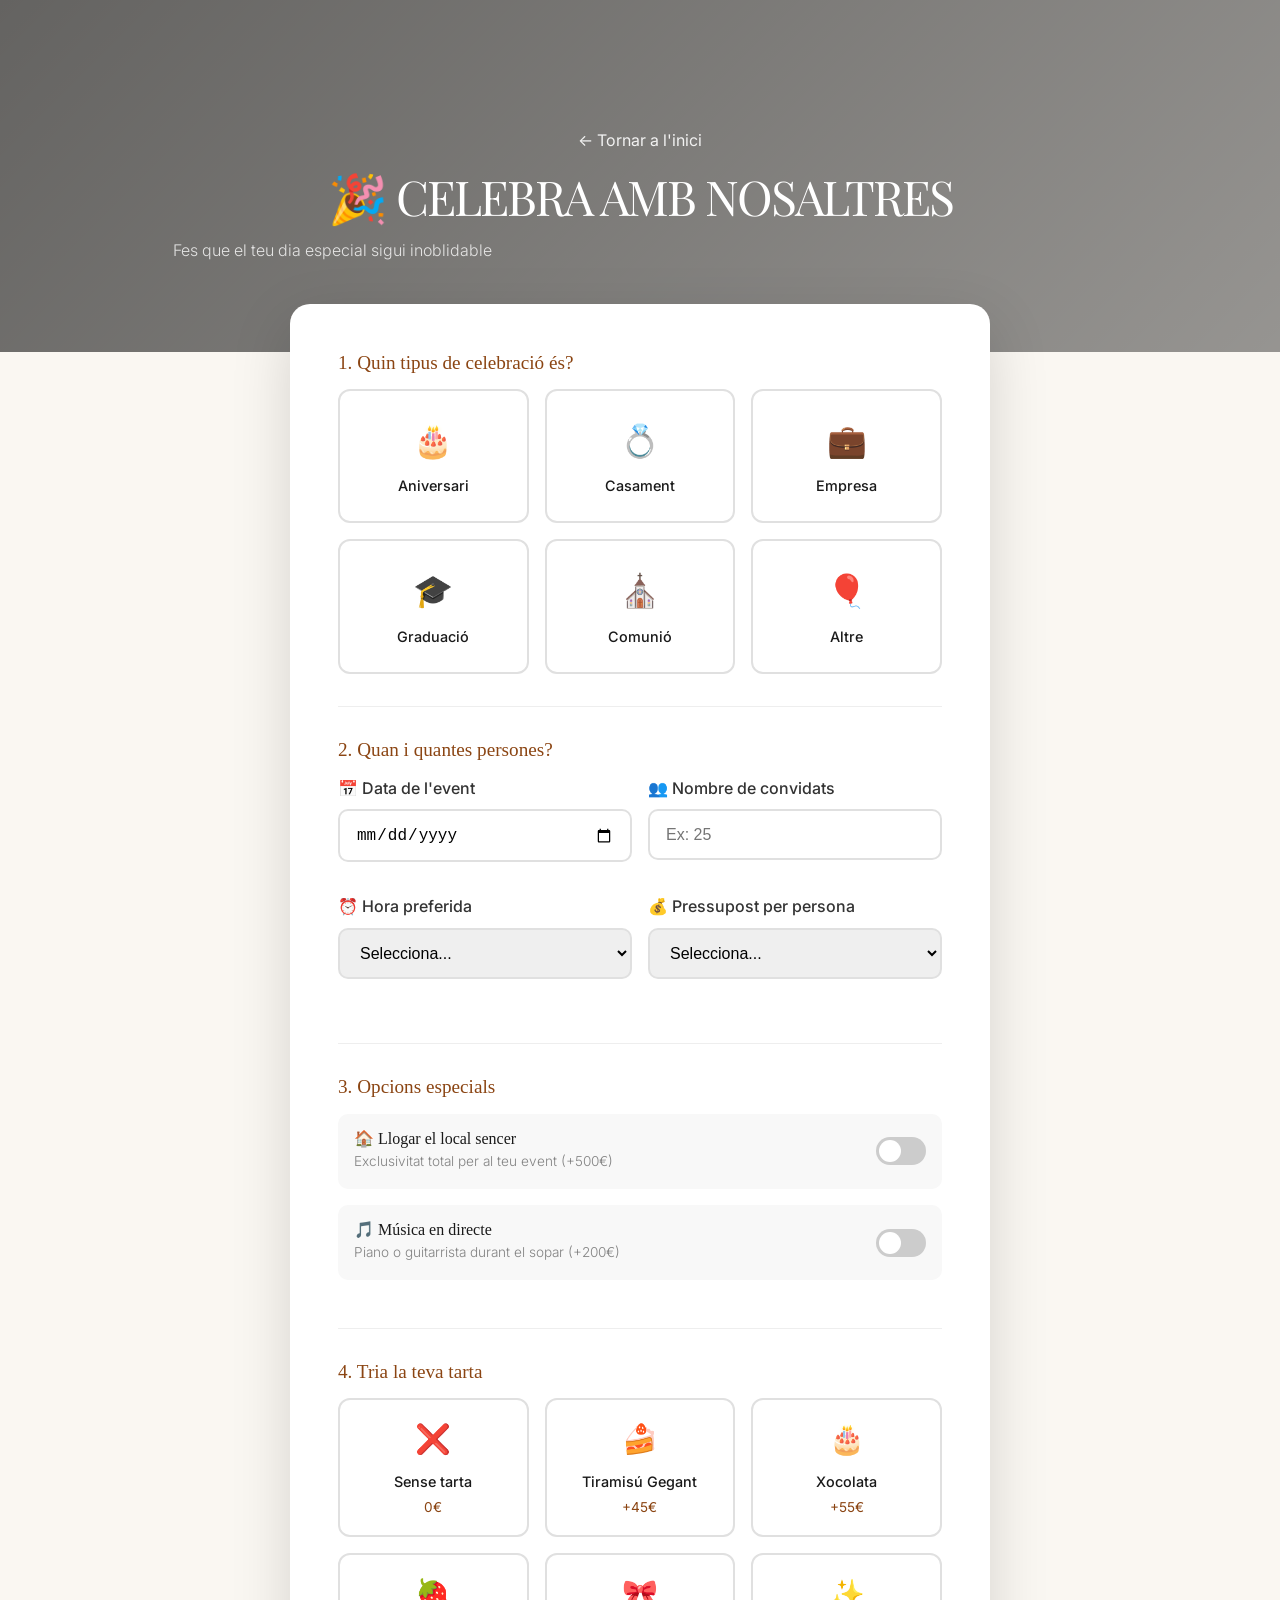
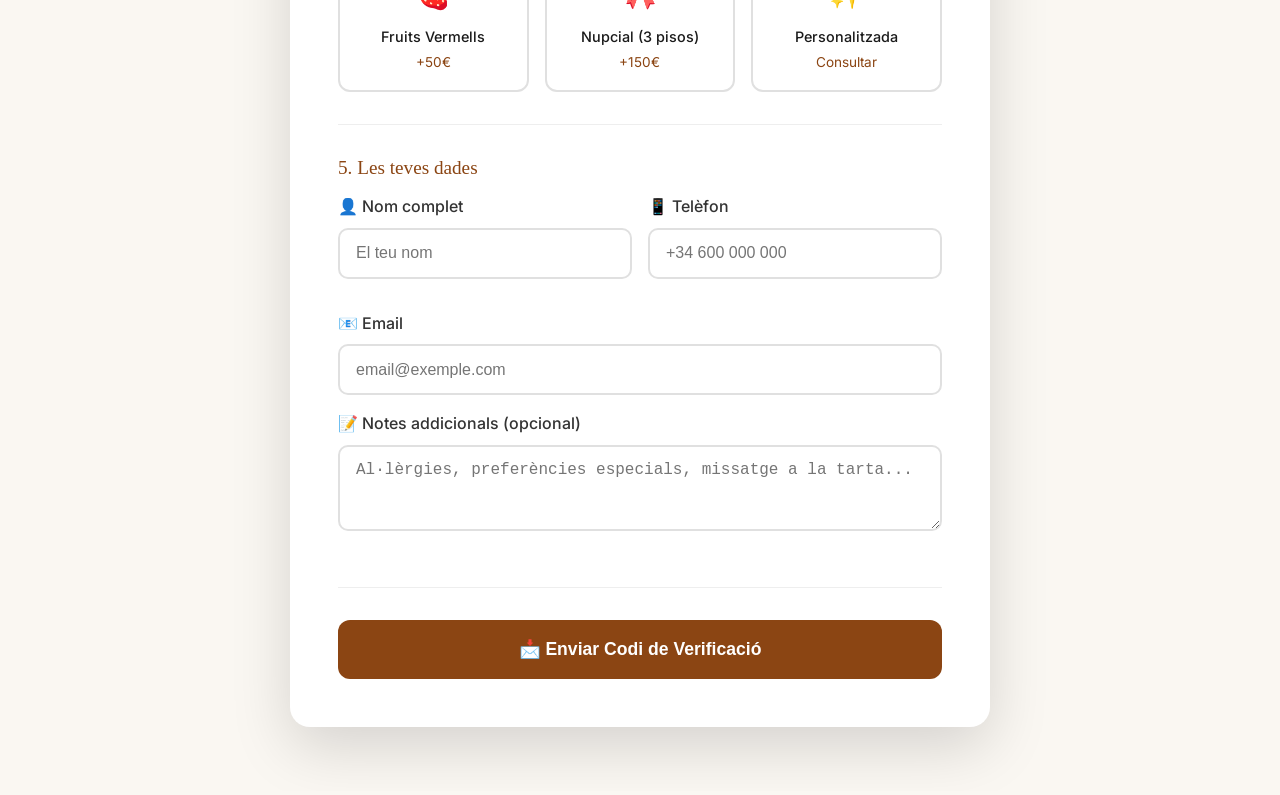
<file: celebracions.html>
<!DOCTYPE html>
<html lang="ca">

<head>
    <meta charset="UTF-8">
    <meta name="viewport" content="width=device-width, initial-scale=1.0">
    <title>Celebracions - La Cucina di Mamma</title>
    <link rel="stylesheet" href="style.css">
    <link rel="preconnect" href="https://fonts.googleapis.com">
    <link
        href="https://fonts.googleapis.com/css2?family=Playfair+Display:wght@400;600;700&family=Inter:wght@300;400;500;600&display=swap"
        rel="stylesheet">
    <style>
        .celebration-hero {
            background: linear-gradient(135deg, rgba(0, 0, 0, 0.6), rgba(0, 0, 0, 0.4)),
                url('https://images.unsplash.com/photo-1530103862676-de8c9debad1d?w=1920&h=800&fit=crop');
            background-size: cover;
            background-position: center;
            padding: 8rem 2rem 4rem;
            text-align: center;
            color: white;
        }

        .celebration-hero h1 {
            font-family: 'Playfair Display', serif;
            font-size: 3rem;
            margin-bottom: 1rem;
        }

        .celebration-form-container {
            max-width: 700px;
            margin: -3rem auto 4rem;
            padding: 3rem;
            background: white;
            border-radius: 20px;
            box-shadow: 0 20px 60px rgba(0, 0, 0, 0.15);
        }

        .form-section {
            margin-bottom: 2rem;
            padding-bottom: 2rem;
            border-bottom: 1px solid #eee;
        }

        .form-section:last-child {
            border-bottom: none;
            margin-bottom: 0;
            padding-bottom: 0;
        }

        .form-section h3 {
            color: var(--accent-color, #4a7c59);
            margin-bottom: 1rem;
            font-size: 1.2rem;
        }

        .celebration-types {
            display: grid;
            grid-template-columns: repeat(auto-fit, minmax(140px, 1fr));
            gap: 1rem;
        }

        .celebration-type {
            padding: 1.5rem 1rem;
            border: 2px solid #e0e0e0;
            border-radius: 12px;
            text-align: center;
            cursor: pointer;
            transition: all 0.3s ease;
        }

        .celebration-type:hover {
            border-color: var(--accent-color, #4a7c59);
            transform: translateY(-3px);
        }

        .celebration-type.selected {
            border-color: var(--accent-color, #4a7c59);
            background: rgba(74, 124, 89, 0.1);
        }

        .celebration-type .icon {
            font-size: 2rem;
            margin-bottom: 0.5rem;
        }

        .celebration-type .label {
            font-size: 0.9rem;
            font-weight: 500;
        }

        .form-row {
            display: grid;
            grid-template-columns: 1fr 1fr;
            gap: 1rem;
            margin-bottom: 1rem;
        }

        .form-group {
            margin-bottom: 1rem;
        }

        .form-group label {
            display: block;
            margin-bottom: 0.5rem;
            font-weight: 500;
            color: #333;
        }

        .form-group input,
        .form-group select,
        .form-group textarea {
            width: 100%;
            padding: 0.9rem 1rem;
            border: 2px solid #e0e0e0;
            border-radius: 10px;
            font-size: 1rem;
            transition: border-color 0.3s;
        }

        .form-group input:focus,
        .form-group select:focus,
        .form-group textarea:focus {
            outline: none;
            border-color: var(--accent-color, #4a7c59);
        }

        .toggle-option {
            display: flex;
            align-items: center;
            justify-content: space-between;
            padding: 1rem;
            background: #f8f8f8;
            border-radius: 10px;
            margin-bottom: 1rem;
        }

        .toggle-option .info h4 {
            margin: 0 0 0.25rem;
            font-size: 1rem;
        }

        .toggle-option .info p {
            margin: 0;
            font-size: 0.85rem;
            color: #666;
        }

        .toggle-switch {
            width: 50px;
            height: 28px;
            background: #ccc;
            border-radius: 14px;
            position: relative;
            cursor: pointer;
            transition: background 0.3s;
        }

        .toggle-switch.active {
            background: var(--accent-color, #4a7c59);
        }

        .toggle-switch::after {
            content: '';
            position: absolute;
            width: 22px;
            height: 22px;
            background: white;
            border-radius: 50%;
            top: 3px;
            left: 3px;
            transition: transform 0.3s;
        }

        .toggle-switch.active::after {
            transform: translateX(22px);
        }

        .cake-options {
            display: grid;
            grid-template-columns: repeat(auto-fit, minmax(150px, 1fr));
            gap: 1rem;
        }

        .cake-option {
            padding: 1rem;
            border: 2px solid #e0e0e0;
            border-radius: 12px;
            text-align: center;
            cursor: pointer;
            transition: all 0.3s ease;
        }

        .cake-option:hover {
            border-color: var(--accent-color, #4a7c59);
        }

        .cake-option.selected {
            border-color: var(--accent-color, #4a7c59);
            background: rgba(74, 124, 89, 0.1);
        }

        .cake-option .icon {
            font-size: 1.8rem;
            margin-bottom: 0.5rem;
        }

        .cake-option .name {
            font-weight: 500;
            font-size: 0.9rem;
        }

        .cake-option .price {
            color: var(--accent-color, #4a7c59);
            font-size: 0.85rem;
            margin-top: 0.25rem;
        }

        .submit-btn {
            width: 100%;
            padding: 1.2rem;
            background: var(--accent-color, #4a7c59);
            color: white;
            border: none;
            border-radius: 12px;
            font-size: 1.1rem;
            font-weight: 600;
            cursor: pointer;
            transition: all 0.3s;
        }

        .submit-btn:hover {
            background: #3d6a4a;
            transform: translateY(-2px);
        }

        .back-link {
            display: inline-flex;
            align-items: center;
            gap: 0.5rem;
            color: white;
            text-decoration: none;
            margin-bottom: 1rem;
            opacity: 0.9;
        }

        .back-link:hover {
            opacity: 1;
        }

        @media (max-width: 600px) {
            .form-row {
                grid-template-columns: 1fr;
            }

            .celebration-form-container {
                margin: -2rem 1rem 2rem;
                padding: 2rem 1.5rem;
            }
        }
    </style>
</head>

<body>
    <div class="celebration-hero">
        <a href="index.html" class="back-link">← Tornar a l'inici</a>
        <h1>🎉 Celebra amb Nosaltres</h1>
        <p>Fes que el teu dia especial sigui inoblidable</p>
    </div>

    <div class="celebration-form-container">
        <form id="celebration-form">
            <!-- Tipus de Celebració -->
            <div class="form-section">
                <h3>1. Quin tipus de celebració és?</h3>
                <div class="celebration-types">
                    <div class="celebration-type" data-type="aniversari">
                        <div class="icon">🎂</div>
                        <div class="label">Aniversari</div>
                    </div>
                    <div class="celebration-type" data-type="casament">
                        <div class="icon">💍</div>
                        <div class="label">Casament</div>
                    </div>
                    <div class="celebration-type" data-type="empresa">
                        <div class="icon">💼</div>
                        <div class="label">Empresa</div>
                    </div>
                    <div class="celebration-type" data-type="graduacio">
                        <div class="icon">🎓</div>
                        <div class="label">Graduació</div>
                    </div>
                    <div class="celebration-type" data-type="comunio">
                        <div class="icon">⛪</div>
                        <div class="label">Comunió</div>
                    </div>
                    <div class="celebration-type" data-type="altre">
                        <div class="icon">🎈</div>
                        <div class="label">Altre</div>
                    </div>
                </div>
                <input type="hidden" id="celebration-type" name="celebration-type" required>
            </div>

            <!-- Data i Assistents -->
            <div class="form-section">
                <h3>2. Quan i quantes persones?</h3>
                <div class="form-row">
                    <div class="form-group">
                        <label for="date">📅 Data de l'event</label>
                        <input type="date" id="date" name="date" required>
                    </div>
                    <div class="form-group">
                        <label for="guests">👥 Nombre de convidats</label>
                        <input type="number" id="guests" name="guests" min="1" max="100" placeholder="Ex: 25" required>
                    </div>
                </div>
                <div class="form-row">
                    <div class="form-group">
                        <label for="time">⏰ Hora preferida</label>
                        <select id="time" name="time" required>
                            <option value="">Selecciona...</option>
                            <option value="13:00">13:00 - Dinar</option>
                            <option value="14:00">14:00 - Dinar</option>
                            <option value="20:00">20:00 - Sopar</option>
                            <option value="21:00">21:00 - Sopar</option>
                        </select>
                    </div>
                    <div class="form-group">
                        <label for="budget">💰 Pressupost per persona</label>
                        <select id="budget" name="budget" required>
                            <option value="">Selecciona...</option>
                            <option value="30-50">30€ - 50€</option>
                            <option value="50-80">50€ - 80€</option>
                            <option value="80-120">80€ - 120€</option>
                            <option value="120+">Més de 120€</option>
                        </select>
                    </div>
                </div>
            </div>

            <!-- Lloguer del Local -->
            <div class="form-section">
                <h3>3. Opcions especials</h3>
                <div class="toggle-option">
                    <div class="info">
                        <h4>🏠 Llogar el local sencer</h4>
                        <p>Exclusivitat total per al teu event (+500€)</p>
                    </div>
                    <div class="toggle-switch" id="rent-toggle"></div>
                </div>
                <input type="hidden" id="rent-venue" name="rent-venue" value="no">

                <div class="toggle-option">
                    <div class="info">
                        <h4>🎵 Música en directe</h4>
                        <p>Piano o guitarrista durant el sopar (+200€)</p>
                    </div>
                    <div class="toggle-switch" id="music-toggle"></div>
                </div>
                <input type="hidden" id="live-music" name="live-music" value="no">
            </div>

            <!-- Tarta -->
            <div class="form-section">
                <h3>4. Tria la teva tarta</h3>
                <div class="cake-options">
                    <div class="cake-option" data-cake="none">
                        <div class="icon">❌</div>
                        <div class="name">Sense tarta</div>
                        <div class="price">0€</div>
                    </div>
                    <div class="cake-option" data-cake="tiramisu">
                        <div class="icon">🍰</div>
                        <div class="name">Tiramisú Gegant</div>
                        <div class="price">+45€</div>
                    </div>
                    <div class="cake-option" data-cake="xocolata">
                        <div class="icon">🎂</div>
                        <div class="name">Xocolata</div>
                        <div class="price">+55€</div>
                    </div>
                    <div class="cake-option" data-cake="fruita">
                        <div class="icon">🍓</div>
                        <div class="name">Fruits Vermells</div>
                        <div class="price">+50€</div>
                    </div>
                    <div class="cake-option" data-cake="nupcial">
                        <div class="icon">🎀</div>
                        <div class="name">Nupcial (3 pisos)</div>
                        <div class="price">+150€</div>
                    </div>
                    <div class="cake-option" data-cake="personalitzada">
                        <div class="icon">✨</div>
                        <div class="name">Personalitzada</div>
                        <div class="price">Consultar</div>
                    </div>
                </div>
                <input type="hidden" id="cake-choice" name="cake-choice" value="none">
            </div>

            <!-- Dades de Contacte -->
            <div class="form-section">
                <h3>5. Les teves dades</h3>
                <div class="form-row">
                    <div class="form-group">
                        <label for="name">👤 Nom complet</label>
                        <input type="text" id="name" name="name" placeholder="El teu nom" required>
                    </div>
                    <div class="form-group">
                        <label for="phone">📱 Telèfon</label>
                        <input type="tel" id="phone" name="phone" placeholder="+34 600 000 000" required>
                    </div>
                </div>
                <div class="form-group">
                    <label for="email">📧 Email</label>
                    <input type="email" id="email" name="email" placeholder="email@exemple.com" required>
                </div>
                <div class="form-group">
                    <label for="notes">📝 Notes addicionals (opcional)</label>
                    <textarea id="notes" name="notes" rows="3"
                        placeholder="Al·lèrgies, preferències especials, missatge a la tarta..."></textarea>
                </div>
            </div>

            <button type="submit" class="submit-btn" id="send-code-btn">📩 Enviar Codi de Verificació</button>
        </form>

        <!-- Verificació amb Codi -->
        <div id="verification-step" style="display: none;">
            <div class="form-section" style="border: none; text-align: center; padding: 2rem 0;">
                <div style="font-size: 4rem; margin-bottom: 1rem;">📱</div>
                <h3 style="color: var(--accent-color, #4a7c59); margin-bottom: 0.5rem;">Hem enviat un codi al teu
                    telèfon
                </h3>
                <p style="color: #666; margin-bottom: 2rem;">Introdueix el codi de 8 dígits per confirmar la sol·licitud
                </p>

                <div style="display: flex; justify-content: center; gap: 0.5rem; margin-bottom: 1.5rem;">
                    <input type="text" id="code-1" class="code-input" maxlength="1"
                        style="width: 45px; height: 55px; text-align: center; font-size: 1.5rem; font-weight: bold; border: 2px solid #e0e0e0; border-radius: 10px;">
                    <input type="text" id="code-2" class="code-input" maxlength="1"
                        style="width: 45px; height: 55px; text-align: center; font-size: 1.5rem; font-weight: bold; border: 2px solid #e0e0e0; border-radius: 10px;">
                    <input type="text" id="code-3" class="code-input" maxlength="1"
                        style="width: 45px; height: 55px; text-align: center; font-size: 1.5rem; font-weight: bold; border: 2px solid #e0e0e0; border-radius: 10px;">
                    <input type="text" id="code-4" class="code-input" maxlength="1"
                        style="width: 45px; height: 55px; text-align: center; font-size: 1.5rem; font-weight: bold; border: 2px solid #e0e0e0; border-radius: 10px;">
                    <span style="font-size: 1.5rem; padding: 0 0.25rem;">-</span>
                    <input type="text" id="code-5" class="code-input" maxlength="1"
                        style="width: 45px; height: 55px; text-align: center; font-size: 1.5rem; font-weight: bold; border: 2px solid #e0e0e0; border-radius: 10px;">
                    <input type="text" id="code-6" class="code-input" maxlength="1"
                        style="width: 45px; height: 55px; text-align: center; font-size: 1.5rem; font-weight: bold; border: 2px solid #e0e0e0; border-radius: 10px;">
                    <input type="text" id="code-7" class="code-input" maxlength="1"
                        style="width: 45px; height: 55px; text-align: center; font-size: 1.5rem; font-weight: bold; border: 2px solid #e0e0e0; border-radius: 10px;">
                    <input type="text" id="code-8" class="code-input" maxlength="1"
                        style="width: 45px; height: 55px; text-align: center; font-size: 1.5rem; font-weight: bold; border: 2px solid #e0e0e0; border-radius: 10px;">
                </div>

                <button type="button" id="verify-btn" class="submit-btn" style="max-width: 300px; margin: 0 auto;">✅
                    Verificar i Confirmar</button>

                <p style="margin-top: 1rem; font-size: 0.85rem; color: #888;">
                    No has rebut el codi? <a href="#" id="resend-code"
                        style="color: var(--accent-color, #4a7c59);">Reenviar</a>
                </p>
            </div>
        </div>

        <!-- Confirmació Final -->
        <div id="confirmation-step" style="display: none;">
            <div style="text-align: center; padding: 3rem 0;">
                <div style="font-size: 5rem; margin-bottom: 1rem;">🎉</div>
                <h2 style="color: var(--accent-color, #4a7c59); margin-bottom: 1rem;">Sol·licitud Confirmada!</h2>
                <p style="color: #666; max-width: 400px; margin: 0 auto 2rem;">
                    La teva sol·licitud de celebració ha estat enviada correctament.
                    Ens posarem en contacte en menys de 24 hores per tancar els detalls.
                </p>
                <div id="confirmation-summary"
                    style="background: #f8f8f8; padding: 1.5rem; border-radius: 12px; text-align: left; max-width: 400px; margin: 0 auto 2rem;">
                </div>
                <a href="index.html" class="submit-btn"
                    style="display: inline-block; max-width: 250px; text-decoration: none;">🏠 Tornar a l'inici</a>
            </div>
        </div>
    </div>

    <script>
        let generatedCode = '';
        let formDataGlobal = {};

        // Selecció de tipus de celebració
        document.querySelectorAll('.celebration-type').forEach(type => {
            type.addEventListener('click', () => {
                document.querySelectorAll('.celebration-type').forEach(t => t.classList.remove('selected'));
                type.classList.add('selected');
                document.getElementById('celebration-type').value = type.dataset.type;
            });
        });

        // Selecció de tarta
        document.querySelectorAll('.cake-option').forEach(cake => {
            cake.addEventListener('click', () => {
                document.querySelectorAll('.cake-option').forEach(c => c.classList.remove('selected'));
                cake.classList.add('selected');
                document.getElementById('cake-choice').value = cake.dataset.cake;
            });
        });

        // Toggle switches
        document.getElementById('rent-toggle').addEventListener('click', function () {
            this.classList.toggle('active');
            document.getElementById('rent-venue').value = this.classList.contains('active') ? 'yes' : 'no';
        });

        document.getElementById('music-toggle').addEventListener('click', function () {
            this.classList.toggle('active');
            document.getElementById('live-music').value = this.classList.contains('active') ? 'yes' : 'no';
        });

        // Set minimum date to today
        document.getElementById('date').min = new Date().toISOString().split('T')[0];

        // Code input auto-focus
        document.querySelectorAll('.code-input').forEach((input, index, inputs) => {
            input.addEventListener('input', (e) => {
                if (e.target.value.length === 1 && index < inputs.length - 1) {
                    inputs[index + 1].focus();
                }
            });
            input.addEventListener('keydown', (e) => {
                if (e.key === 'Backspace' && e.target.value === '' && index > 0) {
                    inputs[index - 1].focus();
                }
            });
        });

        // Generate random 8-digit code
        function generateCode() {
            return Math.floor(10000000 + Math.random() * 90000000).toString();
        }

        // Form submission - Step 1: Send code
        document.getElementById('celebration-form').addEventListener('submit', async (e) => {
            e.preventDefault();

            formDataGlobal = {
                type: document.getElementById('celebration-type').value,
                date: document.getElementById('date').value,
                guests: document.getElementById('guests').value,
                time: document.getElementById('time').value,
                budget: document.getElementById('budget').value,
                rentVenue: document.getElementById('rent-venue').value,
                liveMusic: document.getElementById('live-music').value,
                cake: document.getElementById('cake-choice').value,
                name: document.getElementById('name').value,
                phone: document.getElementById('phone').value,
                email: document.getElementById('email').value,
                notes: document.getElementById('notes').value
            };

            if (!formDataGlobal.type) {
                alert('Si us plau, selecciona el tipus de celebració');
                return;
            }

            const btn = document.getElementById('send-code-btn');
            btn.textContent = '📨 Enviant codi...';
            btn.disabled = true;

            try {
                // Enviar a n8n webhook (producció)
                const response = await fetch('https://aissa2029.app.n8n.cloud/webhook/celebracio-code', {
                    method: 'POST',
                    headers: { 'Content-Type': 'application/json' },
                    body: JSON.stringify(formDataGlobal)
                });

                const result = await response.json();

                if (result.success) {
                    document.getElementById('celebration-form').style.display = 'none';
                    document.getElementById('verification-step').style.display = 'block';
                } else {
                    alert('Error enviant el codi. Torna-ho a provar.');
                    btn.textContent = '📩 Enviar Codi de Verificació';
                    btn.disabled = false;
                }
            } catch (error) {
                console.error('Error:', error);
                alert('Error de connexió. Torna-ho a provar.');
                btn.textContent = '📩 Enviar Codi de Verificació';
                btn.disabled = false;
            }
        });

        // Verify code - Step 2
        document.getElementById('verify-btn').addEventListener('click', async () => {
            const enteredCode =
                document.getElementById('code-1').value +
                document.getElementById('code-2').value +
                document.getElementById('code-3').value +
                document.getElementById('code-4').value +
                document.getElementById('code-5').value +
                document.getElementById('code-6').value +
                document.getElementById('code-7').value +
                document.getElementById('code-8').value;

            const btn = document.getElementById('verify-btn');
            btn.textContent = '⏳ Verificant...';
            btn.disabled = true;

            try {
                // Verificar amb n8n webhook (producció)
                const response = await fetch('https://aissa2029.app.n8n.cloud/webhook/celebracio-verify', {
                    method: 'POST',
                    headers: { 'Content-Type': 'application/json' },
                    body: JSON.stringify({
                        email: formDataGlobal.email,
                        phone: formDataGlobal.phone,
                        code: enteredCode
                    })
                });

                const result = await response.json();

                if (result.success && result.verified) {
                    // Success!
                    document.getElementById('verification-step').style.display = 'none';
                    document.getElementById('confirmation-step').style.display = 'block';

                    // Show summary
                    const typeNames = {
                        aniversari: '🎂 Aniversari',
                        casament: '💍 Casament',
                        empresa: '💼 Empresa',
                        graduacio: '🎓 Graduació',
                        comunio: '⛪ Comunió',
                        altre: '🎈 Altre'
                    };

                    document.getElementById('confirmation-summary').innerHTML = `
                        <p><strong>${typeNames[formDataGlobal.type] || formDataGlobal.type}</strong></p>
                        <p>📅 ${formDataGlobal.date} a les ${formDataGlobal.time}</p>
                        <p>👥 ${formDataGlobal.guests} convidats</p>
                        <p>💰 ${formDataGlobal.budget}€ per persona</p>
                        <p>🎂 Tarta: ${formDataGlobal.cake}</p>
                    `;
                } else {
                    alert('❌ Codi incorrecte. Torna-ho a provar.');
                    btn.textContent = '✅ Verificar i Confirmar';
                    btn.disabled = false;
                }
            } catch (error) {
                console.error('Error:', error);
                alert('Error de connexió. Torna-ho a provar.');
                btn.textContent = '✅ Verificar i Confirmar';
                btn.disabled = false;
            }
        });

        // Resend code
        document.getElementById('resend-code').addEventListener('click', async (e) => {
            e.preventDefault();

            try {
                await fetch('https://aissa2029.app.n8n.cloud/webhook/celebracio-code', {
                    method: 'POST',
                    headers: { 'Content-Type': 'application/json' },
                    body: JSON.stringify(formDataGlobal)
                });
                alert('📧 S\'ha reenviat un nou codi al teu telèfon.');
            } catch (error) {
                alert('Error reenviant el codi.');
            }
        });
    </script>
</body>

</html>
</file>
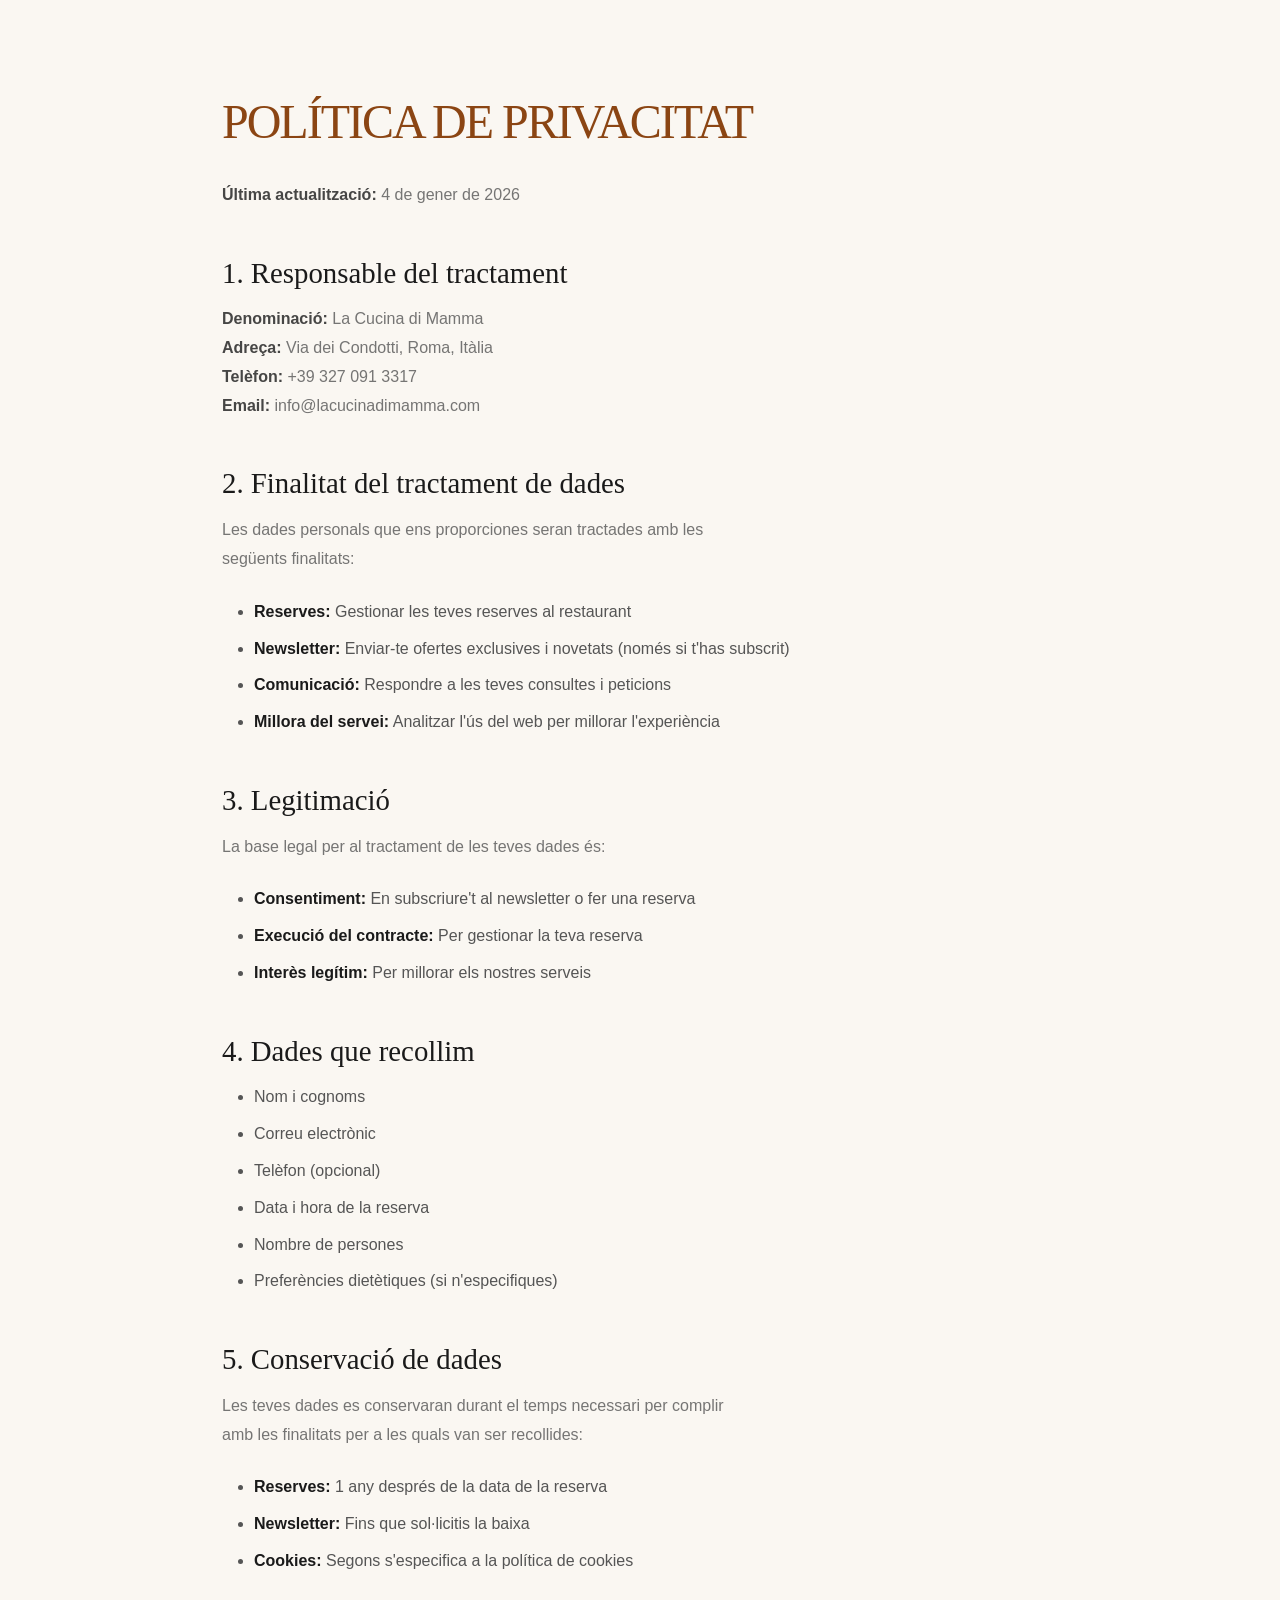
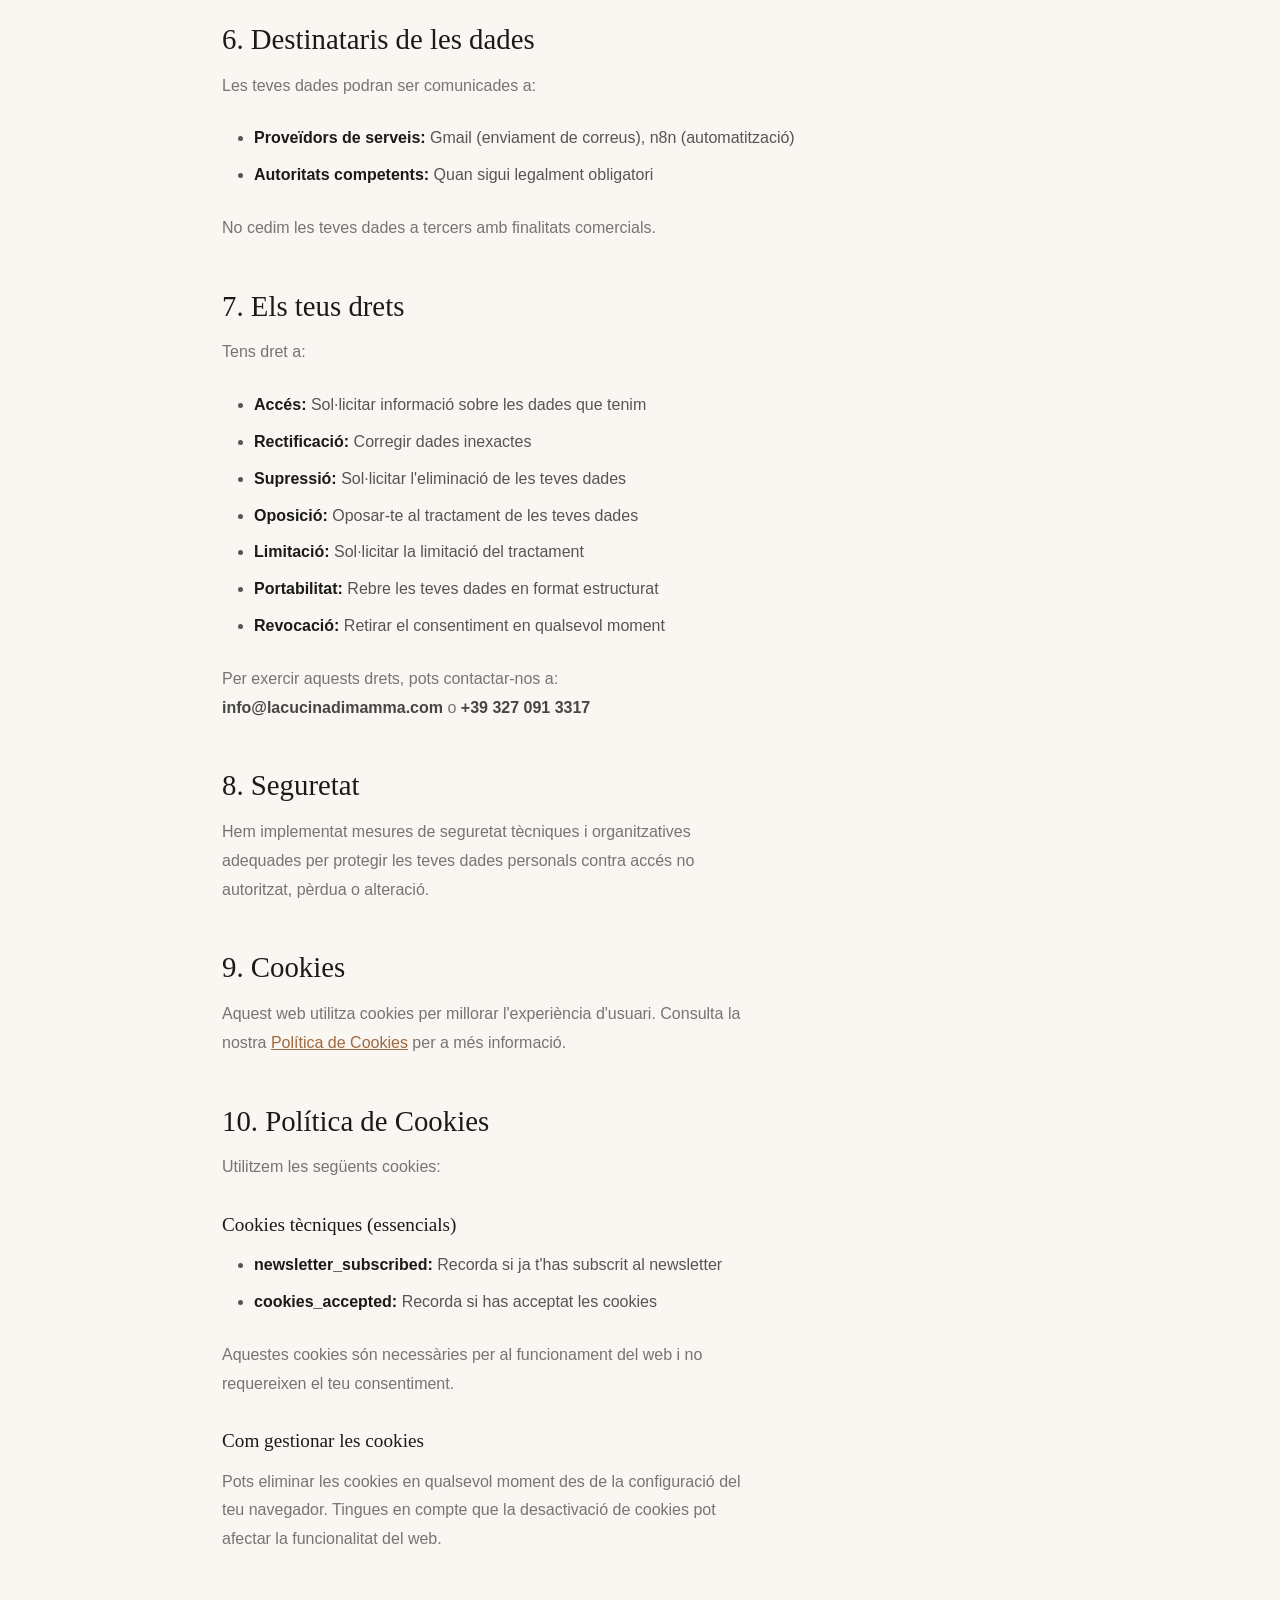
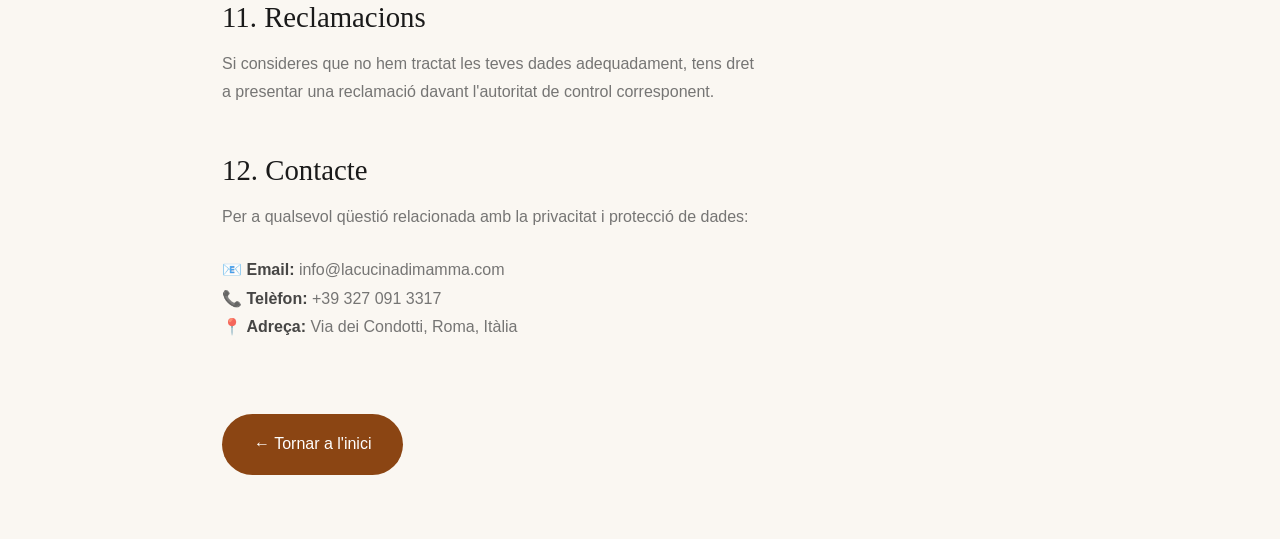
<file: privacy.html>
<!DOCTYPE html>
<html lang="ca">

<head>
    <meta charset="UTF-8">
    <meta name="viewport" content="width=device-width, initial-scale=1.0">
    <title>Política de Privacitat - La Cucina di Mamma</title>
    <link rel="stylesheet" href="style.css">
    <style>
        .legal-container {
            max-width: 900px;
            margin: 0 auto;
            padding: 6rem 2rem 4rem;
            line-height: 1.8;
        }

        .legal-container h1 {
            font-family: var(--font-display);
            font-size: 3rem;
            margin-bottom: 2rem;
            color: var(--accent-color);
        }

        .legal-container h2 {
            font-family: var(--font-display);
            font-size: 1.8rem;
            margin-top: 3rem;
            margin-bottom: 1rem;
            color: var(--text-color);
        }

        .legal-container p {
            margin-bottom: 1.5rem;
            color: #555;
        }

        .legal-container ul {
            margin-left: 2rem;
            margin-bottom: 1.5rem;
        }

        .legal-container li {
            margin-bottom: 0.5rem;
            color: #555;
        }

        .legal-container strong {
            color: var(--text-color);
        }

        .back-link {
            display: inline-block;
            margin-top: 3rem;
            padding: 1rem 2rem;
            background: var(--accent-color);
            color: white;
            text-decoration: none;
            border-radius: 50px;
            transition: transform 0.2s;
        }

        .back-link:hover {
            transform: translateY(-2px);
        }
    </style>
</head>

<body>
    <div class="legal-container">
        <h1>Política de Privacitat</h1>

        <p><strong>Última actualització:</strong> 4 de gener de 2026</p>

        <h2>1. Responsable del tractament</h2>
        <p>
            <strong>Denominació:</strong> La Cucina di Mamma<br>
            <strong>Adreça:</strong> Via dei Condotti, Roma, Itàlia<br>
            <strong>Telèfon:</strong> +39 327 091 3317<br>
            <strong>Email:</strong> info@lacucinadimamma.com
        </p>

        <h2>2. Finalitat del tractament de dades</h2>
        <p>Les dades personals que ens proporciones seran tractades amb les següents finalitats:</p>
        <ul>
            <li><strong>Reserves:</strong> Gestionar les teves reserves al restaurant</li>
            <li><strong>Newsletter:</strong> Enviar-te ofertes exclusives i novetats (només si t'has subscrit)</li>
            <li><strong>Comunicació:</strong> Respondre a les teves consultes i peticions</li>
            <li><strong>Millora del servei:</strong> Analitzar l'ús del web per millorar l'experiència</li>
        </ul>

        <h2>3. Legitimació</h2>
        <p>La base legal per al tractament de les teves dades és:</p>
        <ul>
            <li><strong>Consentiment:</strong> En subscriure't al newsletter o fer una reserva</li>
            <li><strong>Execució del contracte:</strong> Per gestionar la teva reserva</li>
            <li><strong>Interès legítim:</strong> Per millorar els nostres serveis</li>
        </ul>

        <h2>4. Dades que recollim</h2>
        <ul>
            <li>Nom i cognoms</li>
            <li>Correu electrònic</li>
            <li>Telèfon (opcional)</li>
            <li>Data i hora de la reserva</li>
            <li>Nombre de persones</li>
            <li>Preferències dietètiques (si n'especifiques)</li>
        </ul>

        <h2>5. Conservació de dades</h2>
        <p>
            Les teves dades es conservaran durant el temps necessari per complir amb les finalitats per a les quals van
            ser recollides:
        </p>
        <ul>
            <li><strong>Reserves:</strong> 1 any després de la data de la reserva</li>
            <li><strong>Newsletter:</strong> Fins que sol·licitis la baixa</li>
            <li><strong>Cookies:</strong> Segons s'especifica a la política de cookies</li>
        </ul>

        <h2>6. Destinataris de les dades</h2>
        <p>Les teves dades podran ser comunicades a:</p>
        <ul>
            <li><strong>Proveïdors de serveis:</strong> Gmail (enviament de correus), n8n (automatització)</li>
            <li><strong>Autoritats competents:</strong> Quan sigui legalment obligatori</li>
        </ul>
        <p>No cedim les teves dades a tercers amb finalitats comercials.</p>

        <h2>7. Els teus drets</h2>
        <p>Tens dret a:</p>
        <ul>
            <li><strong>Accés:</strong> Sol·licitar informació sobre les dades que tenim</li>
            <li><strong>Rectificació:</strong> Corregir dades inexactes</li>
            <li><strong>Supressió:</strong> Sol·licitar l'eliminació de les teves dades</li>
            <li><strong>Oposició:</strong> Oposar-te al tractament de les teves dades</li>
            <li><strong>Limitació:</strong> Sol·licitar la limitació del tractament</li>
            <li><strong>Portabilitat:</strong> Rebre les teves dades en format estructurat</li>
            <li><strong>Revocació:</strong> Retirar el consentiment en qualsevol moment</li>
        </ul>
        <p>
            Per exercir aquests drets, pots contactar-nos a:
            <strong>info@lacucinadimamma.com</strong> o <strong>+39 327 091 3317</strong>
        </p>

        <h2>8. Seguretat</h2>
        <p>
            Hem implementat mesures de seguretat tècniques i organitzatives adequades per protegir
            les teves dades personals contra accés no autoritzat, pèrdua o alteració.
        </p>

        <h2>9. Cookies</h2>
        <p>
            Aquest web utilitza cookies per millorar l'experiència d'usuari.
            Consulta la nostra <a href="#cookies" style="color: var(--accent-color);">Política de Cookies</a>
            per a més informació.
        </p>

        <h2 id="cookies">10. Política de Cookies</h2>
        <p>Utilitzem les següents cookies:</p>

        <h3 style="font-size: 1.2rem; margin-top: 2rem;">Cookies tècniques (essencials)</h3>
        <ul>
            <li><strong>newsletter_subscribed:</strong> Recorda si ja t'has subscrit al newsletter</li>
            <li><strong>cookies_accepted:</strong> Recorda si has acceptat les cookies</li>
        </ul>
        <p>Aquestes cookies són necessàries per al funcionament del web i no requereixen el teu consentiment.</p>

        <h3 style="font-size: 1.2rem; margin-top: 2rem;">Com gestionar les cookies</h3>
        <p>
            Pots eliminar les cookies en qualsevol moment des de la configuració del teu navegador.
            Tingues en compte que la desactivació de cookies pot afectar la funcionalitat del web.
        </p>

        <h2>11. Reclamacions</h2>
        <p>
            Si consideres que no hem tractat les teves dades adequadament, tens dret a
            presentar una reclamació davant l'autoritat de control corresponent.
        </p>

        <h2>12. Contacte</h2>
        <p>
            Per a qualsevol qüestió relacionada amb la privacitat i protecció de dades:
        </p>
        <p>
            📧 <strong>Email:</strong> info@lacucinadimamma.com<br>
            📞 <strong>Telèfon:</strong> +39 327 091 3317<br>
            📍 <strong>Adreça:</strong> Via dei Condotti, Roma, Itàlia
        </p>

        <a href="index.html" class="back-link">← Tornar a l'inici</a>
    </div>
</body>

</html>
</file>
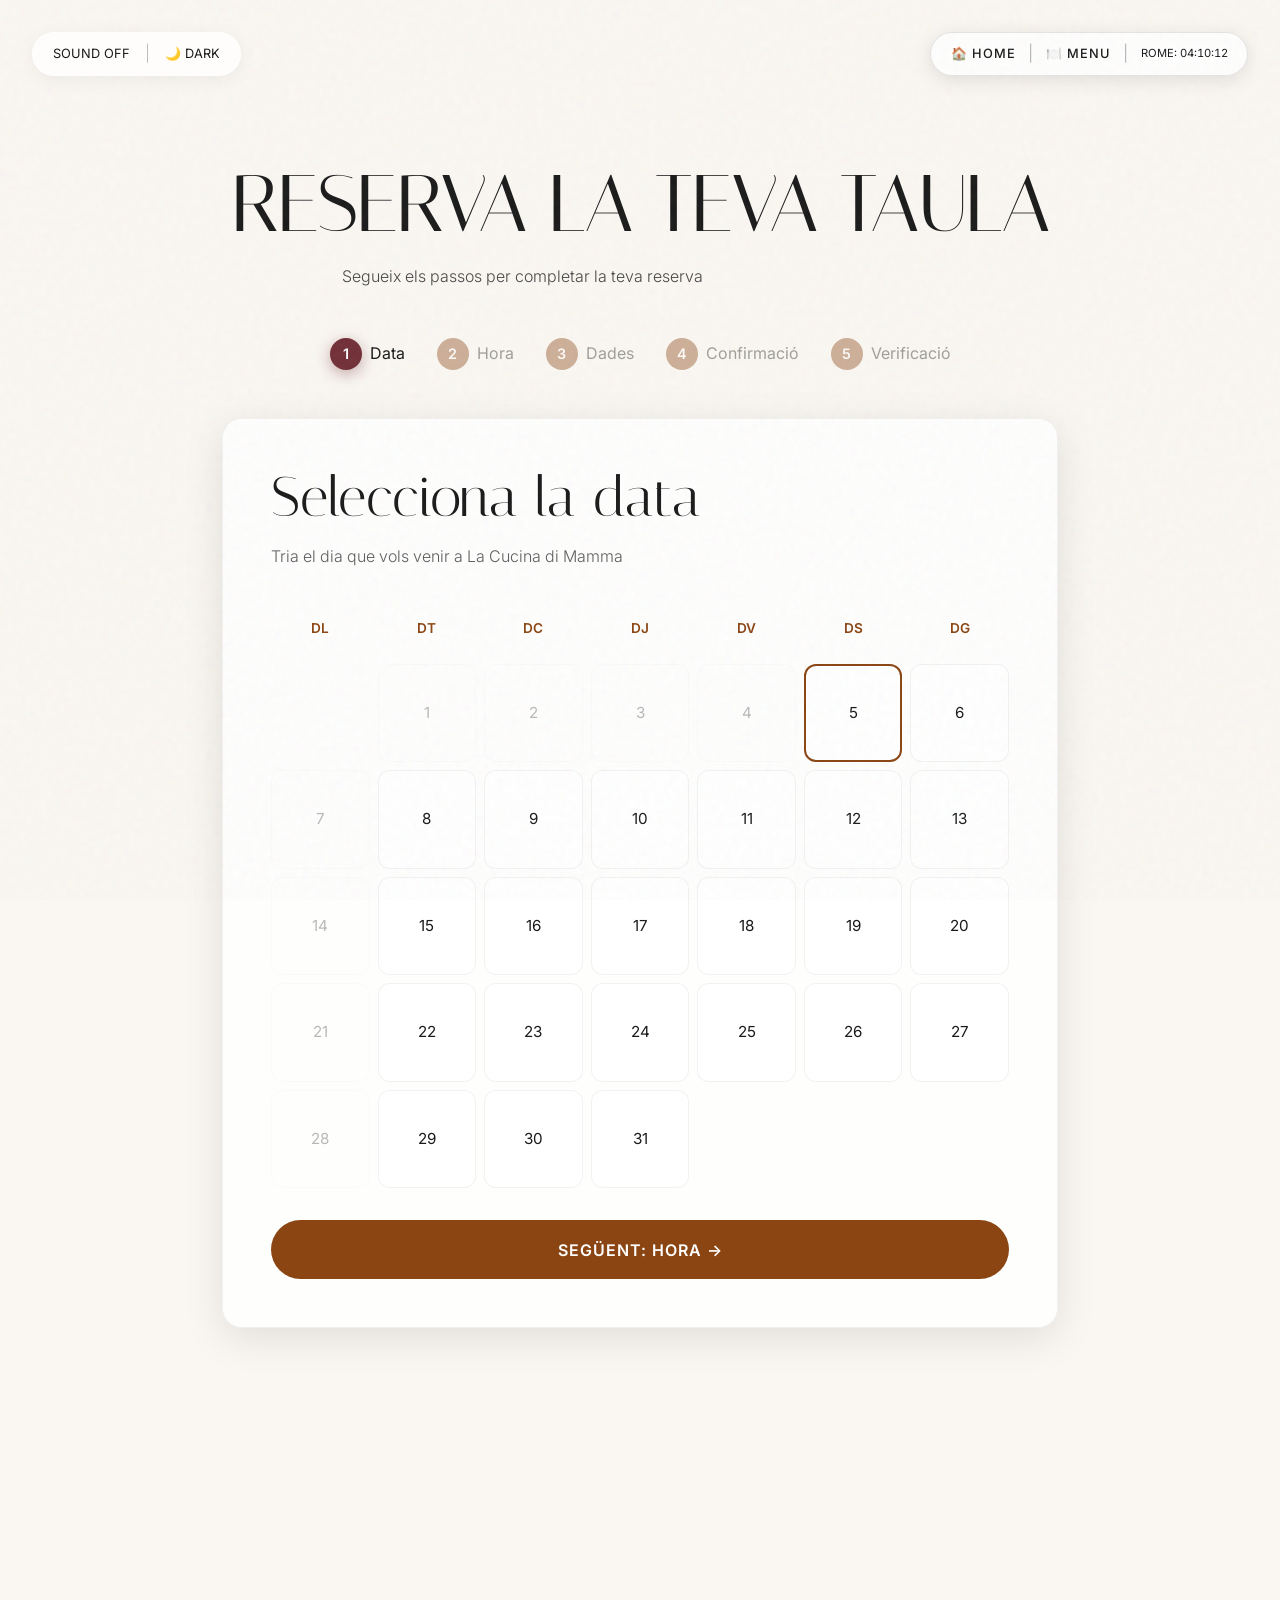
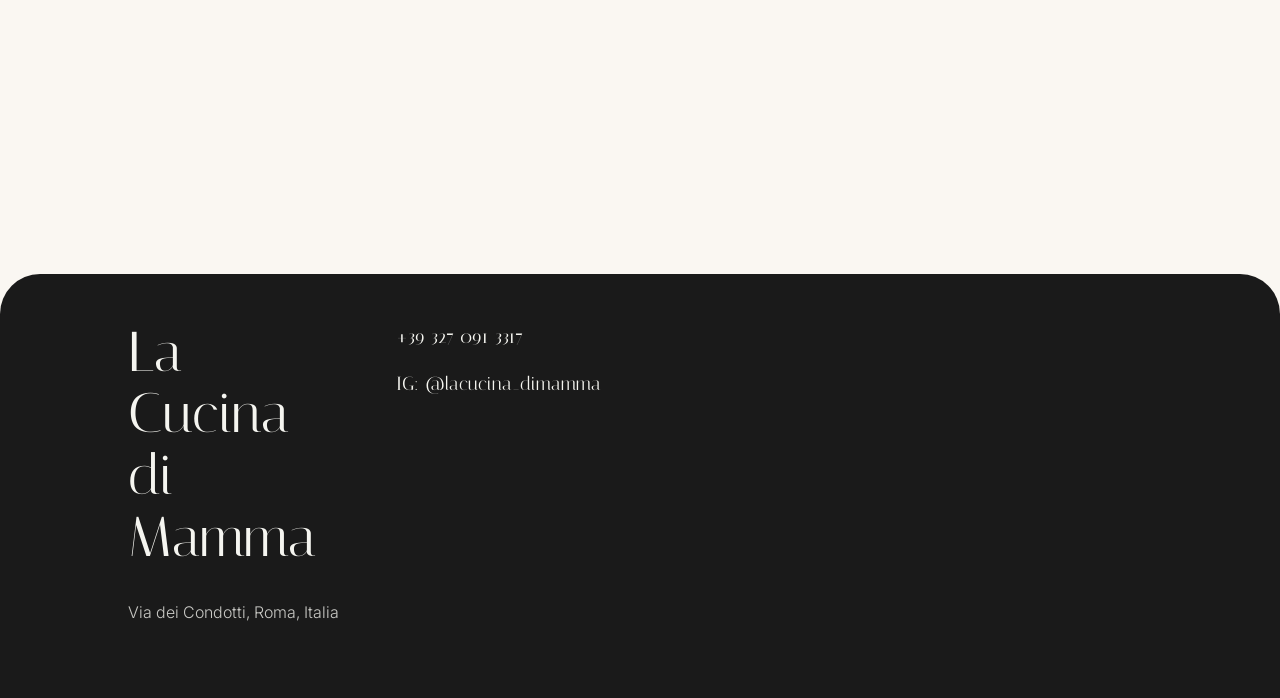
<file: reservations.html>
<!DOCTYPE html>
<html lang="ca">

<head>
    <meta charset="UTF-8">
    <meta name="viewport" content="width=device-width, initial-scale=1.0">
    <title>Reserva - La Cucina di Mamma</title>
    <link rel="preconnect" href="https://fonts.googleapis.com">
    <link rel="preconnect" href="https://fonts.gstatic.com" crossorigin>
    <link href="https://fonts.googleapis.com/css2?family=Inter:wght@300;400;500;600&family=Italiana&display=swap"
        rel="stylesheet">
    <link rel="stylesheet" href="style.css?v=2.3">
    <style>
        .reservation-container {
            max-width: 900px;
            margin: 0 auto;
            padding: 2rem;
        }

        .reservation-steps {
            display: flex;
            justify-content: center;
            gap: 2rem;
            margin-bottom: 3rem;
        }

        .step {
            display: flex;
            align-items: center;
            gap: 0.5rem;
            opacity: 0.4;
            transition: opacity 0.3s ease;
        }

        .step.active {
            opacity: 1;
        }

        .step-number {
            width: 32px;
            height: 32px;
            border-radius: 50%;
            background: var(--accent-color);
            color: white;
            display: flex;
            align-items: center;
            justify-content: center;
            font-weight: 600;
            font-size: 0.9rem;
        }

        .step.active .step-number {
            background: var(--accent-secondary);
            box-shadow: 0 4px 15px rgba(114, 47, 55, 0.4);
        }

        .reservation-card {
            background: rgba(255, 255, 255, 0.8);
            border-radius: 20px;
            padding: 3rem;
            box-shadow: 0 10px 40px rgba(0, 0, 0, 0.1);
            border: 1px solid rgba(0, 0, 0, 0.05);
        }

        .form-section {
            display: none;
        }

        .form-section.active {
            display: block;
            animation: fadeIn 0.5s ease;
        }

        @keyframes fadeIn {
            from {
                opacity: 0;
                transform: translateY(20px);
            }

            to {
                opacity: 1;
                transform: translateY(0);
            }
        }

        .calendar {
            display: grid;
            grid-template-columns: repeat(7, 1fr);
            gap: 0.5rem;
            margin-top: 2rem;
        }

        .calendar-header {
            text-align: center;
            font-weight: 600;
            padding: 1rem;
            color: var(--accent-color);
            font-size: 0.85rem;
        }

        .calendar-day {
            aspect-ratio: 1;
            display: flex;
            align-items: center;
            justify-content: center;
            border-radius: 12px;
            cursor: pointer;
            transition: all 0.3s ease;
            border: 1px solid rgba(0, 0, 0, 0.05);
            background: white;
            font-size: 0.95rem;
        }

        .calendar-day:hover:not(.disabled):not(.past) {
            background: var(--accent-color);
            color: white;
            transform: scale(1.05);
        }

        .calendar-day.selected {
            background: var(--accent-secondary);
            color: white;
            font-weight: 600;
        }

        .calendar-day.disabled,
        .calendar-day.past {
            opacity: 0.3;
            cursor: not-allowed;
        }

        .calendar-day.today {
            border: 2px solid var(--accent-color);
        }

        .time-slots {
            display: grid;
            grid-template-columns: repeat(4, 1fr);
            gap: 1rem;
            margin-top: 2rem;
        }

        .time-slot {
            padding: 1rem;
            border-radius: 12px;
            border: 2px solid rgba(0, 0, 0, 0.1);
            text-align: center;
            cursor: pointer;
            transition: all 0.3s ease;
            background: white;
            font-weight: 500;
        }

        .time-slot:hover:not(.disabled) {
            border-color: var(--accent-color);
            transform: translateY(-2px);
        }

        .time-slot.selected {
            background: var(--accent-secondary);
            color: white;
            border-color: var(--accent-secondary);
        }

        .time-slot.disabled {
            opacity: 0.3;
            cursor: not-allowed;
        }

        .form-group {
            margin-bottom: 1.5rem;
        }

        .form-group label {
            display: block;
            margin-bottom: 0.5rem;
            font-weight: 500;
            color: var(--text-color);
        }

        .form-group input,
        .form-group select,
        .form-group textarea {
            width: 100%;
            padding: 1rem;
            border: 2px solid rgba(0, 0, 0, 0.1);
            border-radius: 12px;
            font-family: var(--font-body);
            font-size: 1rem;
            transition: border-color 0.3s ease;
        }

        .form-group input:focus,
        .form-group select:focus,
        .form-group textarea:focus {
            outline: none;
            border-color: var(--accent-color);
        }

        .btn-group {
            display: flex;
            gap: 1rem;
            margin-top: 2rem;
        }

        .btn {
            flex: 1;
            padding: 1.2rem 2rem;
            border-radius: 50px;
            border: none;
            font-family: var(--font-body);
            font-size: 1rem;
            font-weight: 600;
            cursor: pointer;
            transition: all 0.3s ease;
            text-transform: uppercase;
            letter-spacing: 1px;
        }

        .btn-primary {
            background: var(--accent-color);
            color: white;
        }

        .btn-primary:hover {
            background: var(--accent-secondary);
            transform: translateY(-2px);
            box-shadow: 0 10px 30px rgba(139, 69, 19, 0.3);
        }

        .btn-secondary {
            background: transparent;
            border: 2px solid var(--text-color);
            color: var(--text-color);
        }

        .btn-secondary:hover {
            background: var(--text-color);
            color: var(--bg-color);
        }

        .summary-box {
            background: rgba(139, 69, 19, 0.1);
            padding: 2rem;
            border-radius: 12px;
            margin-bottom: 2rem;
        }

        .summary-item {
            display: flex;
            justify-content: space-between;
            padding: 0.75rem 0;
            border-bottom: 1px solid rgba(0, 0, 0, 0.1);
        }

        .summary-item:last-child {
            border-bottom: none;
        }

        .summary-label {
            font-weight: 500;
            opacity: 0.7;
        }

        .summary-value {
            font-weight: 600;
            color: var(--accent-color);
        }

        .success-message {
            text-align: center;
            padding: 3rem;
        }

        .success-icon {
            font-size: 4rem;
            margin-bottom: 1rem;
        }

        body.dark-mode .reservation-card {
            background: rgba(0, 0, 0, 0.8);
            border-color: rgba(255, 255, 255, 0.1);
        }

        body.dark-mode .calendar-day,
        body.dark-mode .time-slot,
        body.dark-mode .form-group input,
        body.dark-mode .form-group select,
        body.dark-mode .form-group textarea {
            background: rgba(255, 255, 255, 0.05);
            border-color: rgba(255, 255, 255, 0.1);
            color: #fff;
        }

        /* Hide main site navigation elements */
        nav,
        .menu-toggle,
        .menu-categories,
        .menu-category-btn,
        aside,
        .cursor,
        .cursor-follower {
            display: none !important;
        }
    </style>
</head>

<body>
    <div class="preloader">
        <div class="preloader-text">La Cucina di Mamma</div>
    </div>

    <div class="noise-overlay"></div>

    <div class="controls-bar magnetic">
        <div class="audio-toggle">
            <span>SOUND OFF</span>
        </div>
        <div class="control-separator">|</div>
        <div class="dark-mode-toggle tooltip" data-tooltip="Dark Mode">🌙 DARK</div>
    </div>
    <audio id="bg-audio" loop>
        <source
            src="Vivaldi - La Primavera - Spring - Printemps -Las cuatro estaciones-Salzburger Kammerorchester (1).mp3"
            type="audio/mpeg">
    </audio>

    <div class="top-right-nav">
        <a href="index.html" class="top-nav-link magnetic">🏠 HOME</a>
        <span class="nav-separator">|</span>
        <a href="menu.html" class="top-nav-link magnetic">🍽️ MENU</a>
        <span class="nav-separator">|</span>
        <div class="rome-time">ROME: <span id="time-display">00:00:00</span></div>
    </div>

    <div class="cursor"></div>
    <div class="cursor-follower"></div>

    <main style="min-height: 100vh; padding: 8rem 0 4rem;">
        <div class="reservation-container">
            <h1 style="text-align: center; margin-bottom: 1rem;">Reserva la teva taula</h1>
            <p style="text-align: center; margin-bottom: 3rem; opacity: 0.8;">
                Segueix els passos per completar la teva reserva
            </p>

            <!-- Steps Indicator -->
            <div class="reservation-steps">
                <div class="step active" data-step="1">
                    <div class="step-number">1</div>
                    <span>Data</span>
                </div>
                <div class="step" data-step="2">
                    <div class="step-number">2</div>
                    <span>Hora</span>
                </div>
                <div class="step" data-step="3">
                    <div class="step-number">3</div>
                    <span>Dades</span>
                </div>
                <div class="step" data-step="4">
                    <div class="step-number">4</div>
                    <span>Confirmació</span>
                </div>
                <div class="step" data-step="5">
                    <div class="step-number">5</div>
                    <span>Verificació</span>
                </div>
            </div>

            <div class="reservation-card">
                <!-- Step 1: Date Selection -->
                <div class="form-section active" id="step1">
                    <h2 style="margin-bottom: 1rem;">Selecciona la data</h2>
                    <p style="opacity: 0.7; margin-bottom: 2rem;">Tria el dia que vols venir a La Cucina di Mamma</p>

                    <div class="calendar" id="calendar"></div>

                    <div class="btn-group">
                        <button class="btn btn-primary" id="nextToTime" disabled>Següent: Hora →</button>
                    </div>
                </div>

                <!-- Step 2: Time Selection -->
                <div class="form-section" id="step2">
                    <h2 style="margin-bottom: 1rem;">Selecciona l'hora</h2>
                    <p style="opacity: 0.7; margin-bottom: 2rem;">Escull l'hora de la teva reserva</p>

                    <h3 style="margin-top: 2rem; margin-bottom: 1rem; color: var(--accent-color);">🌞 Dinar (12:00 -
                        15:30)</h3>
                    <div class="time-slots" id="lunchSlots"></div>

                    <h3 style="margin-top: 2rem; margin-bottom: 1rem; color: var(--accent-color);">🌙 Sopar (19:00 -
                        23:00)</h3>
                    <div class="time-slots" id="dinnerSlots"></div>

                    <div class="btn-group">
                        <button class="btn btn-secondary" id="backToDate">← Enrere</button>
                        <button class="btn btn-primary" id="nextToDetails" disabled>Següent: Dades →</button>
                    </div>
                </div>

                <!-- Step 3: Personal Details -->
                <div class="form-section" id="step3">
                    <h2 style="margin-bottom: 1rem;">Les teves dades</h2>
                    <p style="opacity: 0.7; margin-bottom: 2rem;">Completa la informació per confirmar la reserva</p>

                    <form id="reservationForm">
                        <div class="form-group">
                            <label for="name">Nom complet *</label>
                            <input type="text" id="name" required>
                        </div>

                        <div class="form-group">
                            <label for="email">Correu electrònic *</label>
                            <input type="email" id="email" required>
                        </div>

                        <div class="form-group">
                            <label for="phone">Telèfon *</label>
                            <input type="tel" id="phone" required>
                        </div>

                        <div class="form-group">
                            <label for="guests">Nombre de comensals *</label>
                            <select id="guests" required>
                                <option value="">Selecciona...</option>
                                <option value="1">1 persona</option>
                                <option value="2">2 persones</option>
                                <option value="3">3 persones</option>
                                <option value="4">4 persones</option>
                                <option value="5">5 persones</option>
                                <option value="6">6 persones</option>
                                <option value="7">7 persones</option>
                                <option value="8">8+ persones</option>
                            </select>
                        </div>

                        <div class="form-group">
                            <label for="notes">Notes especials (opcional)</label>
                            <textarea id="notes" rows="3"
                                placeholder="Al·lèrgies, celebracions, preferències..."></textarea>
                        </div>
                    </form>

                    <div class="btn-group">
                        <button class="btn btn-secondary" id="backToTime">← Enrere</button>
                        <button class="btn btn-primary" id="nextToConfirm">Revisar reserva →</button>
                    </div>
                </div>

                <!-- Step 4: Confirmation -->
                <div class="form-section" id="step4">
                    <h2 style="margin-bottom: 1rem;">Confirma la teva reserva</h2>
                    <p style="opacity: 0.7; margin-bottom: 2rem;">Revisa les dades abans de confirmar</p>

                    <div class="summary-box" id="summary"></div>

                    <!-- UPSELLING SECTION -->
                    <div class="upsell-section">
                        <div class="upsell-title">🎁 Vols afegir alguna cosa especial?</div>
                        <p class="upsell-subtitle">Sorprèn a la teva taula amb aquests extres</p>

                        <div class="upsell-options">
                            <label class="upsell-option" onclick="toggleUpsell(this)">
                                <input type="checkbox" name="upsell" value="chianti" data-price="25">
                                <div class="upsell-checkbox"></div>
                                <div class="upsell-info">
                                    <div class="upsell-name">🍷 Ampolla de Chianti</div>
                                    <div class="upsell-desc">Vi de la Toscana esperant-te a la taula</div>
                                </div>
                                <div class="upsell-price">+25€</div>
                            </label>

                            <label class="upsell-option" onclick="toggleUpsell(this)">
                                <input type="checkbox" name="upsell" value="prosecco" data-price="30">
                                <div class="upsell-checkbox"></div>
                                <div class="upsell-info">
                                    <div class="upsell-name">🥂 Prosecco Premium</div>
                                    <div class="upsell-desc">Per brindar des del primer moment</div>
                                </div>
                                <div class="upsell-price">+30€</div>
                            </label>

                            <label class="upsell-option" onclick="toggleUpsell(this)">
                                <input type="checkbox" name="upsell" value="flowers" data-price="20">
                                <div class="upsell-checkbox"></div>
                                <div class="upsell-info">
                                    <div class="upsell-name">💐 Roses a la taula</div>
                                    <div class="upsell-desc">Ram de roses fresques per a l'ocasió</div>
                                </div>
                                <div class="upsell-price">+20€</div>
                            </label>

                            <label class="upsell-option" onclick="toggleUpsell(this)">
                                <input type="checkbox" name="upsell" value="cake" data-price="35">
                                <div class="upsell-checkbox"></div>
                                <div class="upsell-info">
                                    <div class="upsell-name">🎂 Pastís sorpresa</div>
                                    <div class="upsell-desc">Perfecte per aniversaris i celebracions</div>
                                </div>
                                <div class="upsell-price">+35€</div>
                            </label>
                        </div>
                    </div>

                    <div class="btn-group">
                        <button class="btn btn-secondary" id="backToDetails">← Enrere</button>
                        <button class="btn btn-primary" id="confirmReservation">✓ Confirmar Reserva</button>
                    </div>
                </div>

                <!-- Step 5: Verification Code -->
                <div class="form-section" id="step5">
                    <h2 style="margin-bottom: 1rem;">Verifica el teu email</h2>
                    <p style="opacity: 0.7; margin-bottom: 2rem;">Hem enviat un codi de 8 dígits a <strong
                            id="verifyEmail"></strong></p>

                    <div class="form-group">
                        <label for="verificationCode">Codi de verificació *</label>
                        <input type="text" id="verificationCode" maxlength="8" placeholder="12345678"
                            style="text-align: center; font-size: 1.5rem; letter-spacing: 0.5rem; font-weight: 600;">
                    </div>

                    <div id="verificationError"
                        style="display: none; color: #d32f2f; text-align: center; margin-top: 1rem; font-weight: 500;">
                        ❌ Codi incorrecte. Torna-ho a intentar.
                    </div>

                    <div id="verificationLoading"
                        style="display: none; text-align: center; margin-top: 1rem; opacity: 0.7;">
                        ⏳ Verificant...
                    </div>

                    <div class="btn-group">
                        <button class="btn btn-secondary" id="resendCode">📧 Reenviar codi</button>
                        <button class="btn btn-primary" id="verifyCode">Verificar →</button>
                    </div>
                </div>

                <!-- Success Message -->
                <div class="form-section" id="step6">
                    <div class="success-message">
                        <div class="success-icon">✓</div>
                        <h2 style="margin-bottom: 1rem; color: var(--accent-color); font-size: 2.5rem;">Reserva
                            Confirmada!</h2>
                        <p style="margin-bottom: 1rem; font-size: 1.2rem; font-weight: 500;">✅ La teva reserva s'ha
                            processat correctament</p>
                        <p style="margin-bottom: 2rem;">Hem enviat un correu de confirmació a <strong
                                id="confirmEmail"></strong></p>
                        <p style="opacity: 0.8; font-size: 1.1rem;">🍝 T'esperem a La Cucina di Mamma!</p>
                        <div style="margin-top: 3rem;">
                            <a href="index.html" class="btn btn-primary">Tornar a l'inici</a>
                        </div>
                    </div>
                </div>
            </div>
        </div>
    </main>

    <footer>
        <div class="footer-content container">
            <div style="display: grid; grid-template-columns: 1fr 1fr; gap: 3rem;">
                <div>
                    <h2>La Cucina di Mamma</h2>
                    <p>Via dei Condotti, Roma, Italia</p>
                </div>
                <div class="contact-info">
                    <a href="tel:+393270913317">+39 327 091 3317</a>
                    <a href="https://instagram.com/lacucina_dimamma" target="_blank">IG: @lacucina_dimamma</a>
                </div>
            </div>
        </div>
    </footer>

    <script src="https://cdnjs.cloudflare.com/ajax/libs/gsap/3.12.2/gsap.min.js"></script>
    <script src="script.js"></script>
    <script>
        // Reservation System
        let selectedDate = null;
        let selectedTime = null;
        let selectedUpsells = [];

        // Toggle upsell option
        function toggleUpsell(element) {
            element.classList.toggle('selected');
            const checkbox = element.querySelector('input[type="checkbox"]');
            checkbox.checked = !checkbox.checked;

            // Update selected upsells array
            selectedUpsells = [];
            document.querySelectorAll('.upsell-option.selected').forEach(option => {
                const input = option.querySelector('input');
                selectedUpsells.push({
                    name: input.value,
                    price: parseInt(input.dataset.price)
                });
            });
        }

        // Generate Calendar
        function generateCalendar() {
            const calendar = document.getElementById('calendar');
            const today = new Date();
            const currentMonth = today.getMonth();
            const currentYear = today.getFullYear();

            // Headers
            const days = ['DL', 'DT', 'DC', 'DJ', 'DV', 'DS', 'DG'];
            days.forEach(day => {
                const header = document.createElement('div');
                header.className = 'calendar-header';
                header.textContent = day;
                calendar.appendChild(header);
            });

            // Get first day of month and total days
            const firstDay = new Date(currentYear, currentMonth, 1).getDay();
            const daysInMonth = new Date(currentYear, currentMonth + 1, 0).getDate();

            // Adjust for Monday start (0 = Monday)
            const adjustedFirstDay = firstDay === 0 ? 6 : firstDay - 1;

            // Empty cells before month starts
            for (let i = 0; i < adjustedFirstDay; i++) {
                const empty = document.createElement('div');
                calendar.appendChild(empty);
            }

            // Days of month
            for (let day = 1; day <= daysInMonth; day++) {
                const dayElement = document.createElement('div');
                dayElement.className = 'calendar-day';
                dayElement.textContent = day;

                const date = new Date(currentYear, currentMonth, day);
                const isMonday = date.getDay() === 1; // Closed on Mondays
                const isPast = date < today.setHours(0, 0, 0, 0);
                const isToday = date.toDateString() === new Date().toDateString();

                if (isToday) dayElement.classList.add('today');
                if (isMonday || isPast) {
                    dayElement.classList.add('disabled');
                    if (isMonday) dayElement.title = 'Tancat els dilluns';
                } else {
                    dayElement.addEventListener('click', () => selectDate(date, dayElement));
                }

                calendar.appendChild(dayElement);
            }
        }

        function selectDate(date, element) {
            document.querySelectorAll('.calendar-day').forEach(d => d.classList.remove('selected'));
            element.classList.add('selected');
            selectedDate = date;
            document.getElementById('nextToTime').disabled = false;
        }

        // Generate Time Slots
        function generateTimeSlots() {
            const lunchSlots = document.getElementById('lunchSlots');
            const dinnerSlots = document.getElementById('dinnerSlots');

            // Lunch times
            const lunchTimes = ['12:00', '12:30', '13:00', '13:30', '14:00', '14:30', '15:00', '15:30'];
            lunchTimes.forEach(time => {
                const slot = createTimeSlot(time);
                lunchSlots.appendChild(slot);
            });

            // Dinner times
            const dinnerTimes = ['19:00', '19:30', '20:00', '20:30', '21:00', '21:30', '22:00', '22:30'];
            dinnerTimes.forEach(time => {
                const slot = createTimeSlot(time);
                dinnerSlots.appendChild(slot);
            });
        }

        function createTimeSlot(time) {
            const slot = document.createElement('div');
            slot.className = 'time-slot';
            slot.textContent = time;
            slot.addEventListener('click', () => selectTime(time, slot));
            return slot;
        }

        function selectTime(time, element) {
            document.querySelectorAll('.time-slot').forEach(s => s.classList.remove('selected'));
            element.classList.add('selected');
            selectedTime = time;
            document.getElementById('nextToDetails').disabled = false;
        }

        // Navigation
        function goToStep(stepNumber) {
            document.querySelectorAll('.form-section').forEach(s => s.classList.remove('active'));
            document.querySelectorAll('.step').forEach(s => s.classList.remove('active'));

            document.getElementById(`step${stepNumber}`).classList.add('active');
            if (stepNumber <= 5) {
                document.querySelector(`.step[data-step="${stepNumber}"]`).classList.add('active');
            }
        }

        document.getElementById('nextToTime').addEventListener('click', () => goToStep(2));
        document.getElementById('backToDate').addEventListener('click', () => goToStep(1));
        document.getElementById('nextToDetails').addEventListener('click', () => goToStep(3));
        document.getElementById('backToTime').addEventListener('click', () => goToStep(2));

        document.getElementById('nextToConfirm').addEventListener('click', () => {
            const form = document.getElementById('reservationForm');
            if (form.checkValidity()) {
                showSummary();
                goToStep(4);
            } else {
                form.reportValidity();
            }
        });

        document.getElementById('backToDetails').addEventListener('click', () => goToStep(3));

        function showSummary() {
            const summary = document.getElementById('summary');
            const dateStr = selectedDate.toLocaleDateString('ca-ES', { weekday: 'long', year: 'numeric', month: 'long', day: 'numeric' });

            summary.innerHTML = `
                <div class="summary-item">
                    <span class="summary-label">📅 Data</span>
                    <span class="summary-value">${dateStr}</span>
                </div>
                <div class="summary-item">
                    <span class="summary-label">🕐 Hora</span>
                    <span class="summary-value">${selectedTime}</span>
                </div>
                <div class="summary-item">
                    <span class="summary-label">👤 Nom</span>
                    <span class="summary-value">${document.getElementById('name').value}</span>
                </div>
                <div class="summary-item">
                    <span class="summary-label">📧 Email</span>
                    <span class="summary-value">${document.getElementById('email').value}</span>
                </div>
                <div class="summary-item">
                    <span class="summary-label">📞 Telèfon</span>
                    <span class="summary-value">${document.getElementById('phone').value}</span>
                </div>
                <div class="summary-item">
                    <span class="summary-label">👥 Comensals</span>
                    <span class="summary-value">${document.getElementById('guests').value} ${document.getElementById('guests').value === '1' ? 'persona' : 'persones'}</span>
                </div>
            `;
        }

        document.getElementById('confirmReservation').addEventListener('click', async () => {
            const btn = document.getElementById('confirmReservation');
            btn.disabled = true;
            btn.textContent = '⏳ Enviant...';

            try {
                // Preparar datos para n8n
                const reservationData = {
                    nombre: document.getElementById('name').value,
                    email: document.getElementById('email').value,
                    telefono: document.getElementById('phone').value,
                    fecha: selectedDate.toISOString().split('T')[0],
                    hora: selectedTime,
                    comensales: document.getElementById('guests').value,
                    notas: document.getElementById('notes').value || ''
                };

                // Enviar a n8n webhook
                const response = await fetch('https://aissa2029.app.n8n.cloud/webhook/nueva-reserva', {
                    method: 'POST',
                    headers: {
                        'Content-Type': 'application/json',
                    },
                    body: JSON.stringify(reservationData)
                });

                if (response.ok) {
                    // Mostrar paso de verificación
                    document.getElementById('verifyEmail').textContent = reservationData.email;
                    goToStep(5);
                } else {
                    throw new Error('Error al enviar la reserva');
                }
            } catch (error) {
                alert('Error al procesar la reserva. Por favor, inténtalo de nuevo.');
                console.error(error);
            } finally {
                btn.disabled = false;
                btn.textContent = '✓ Confirmar Reserva';
            }
        });

        // Verificar código
        document.getElementById('verifyCode').addEventListener('click', async () => {
            const code = document.getElementById('verificationCode').value;
            const errorDiv = document.getElementById('verificationError');
            const loadingDiv = document.getElementById('verificationLoading');
            const btn = document.getElementById('verifyCode');

            if (code.length !== 8) {
                errorDiv.textContent = '❌ El codi ha de tenir 8 dígits';
                errorDiv.style.display = 'block';
                return;
            }

            errorDiv.style.display = 'none';
            loadingDiv.style.display = 'block';
            btn.disabled = true;

            try {
                const response = await fetch('https://aissa2029.app.n8n.cloud/webhook/verificar-codigo', {
                    method: 'POST',
                    headers: {
                        'Content-Type': 'application/json',
                    },
                    body: JSON.stringify({
                        email: document.getElementById('email').value,
                        codigo: code
                    })
                });

                const result = await response.json();

                if (response.ok) {
                    // Mostrar mensaje de éxito
                    errorDiv.style.display = 'none';
                    loadingDiv.textContent = '✅ Codi correcte! Redirigint...';
                    loadingDiv.style.color = '#4CAF50';
                    loadingDiv.style.display = 'block';

                    // Esperar 1 segundo antes de mostrar éxito
                    setTimeout(() => {
                        document.getElementById('confirmEmail').textContent = document.getElementById('email').value;
                        goToStep(6);
                        document.getElementById('step6').classList.add('active');
                    }, 1000);
                } else {
                    // Código incorrecto
                    errorDiv.textContent = '❌ Codi incorrecte. Torna-ho a intentar.';
                    errorDiv.style.display = 'block';
                    document.getElementById('verificationCode').value = '';
                    document.getElementById('verificationCode').focus();
                }
            } catch (error) {
                errorDiv.textContent = '❌ Error de connexió. Torna-ho a intentar.';
                errorDiv.style.display = 'block';
                console.error(error);
            } finally {
                loadingDiv.style.display = 'none';
                btn.disabled = false;
            }
        });

        // Reenviar código
        document.getElementById('resendCode').addEventListener('click', async () => {
            const btn = document.getElementById('resendCode');
            btn.disabled = true;
            btn.textContent = '⏳ Enviant...';

            try {
                const reservationData = {
                    nombre: document.getElementById('name').value,
                    email: document.getElementById('email').value,
                    telefono: document.getElementById('phone').value,
                    fecha: selectedDate.toISOString().split('T')[0],
                    hora: selectedTime,
                    comensales: document.getElementById('guests').value,
                    notas: document.getElementById('notes').value || ''
                };

                await fetch('https://aissa2029.app.n8n.cloud/webhook/nueva-reserva', {
                    method: 'POST',
                    headers: {
                        'Content-Type': 'application/json',
                    },
                    body: JSON.stringify(reservationData)
                });

                alert('✅ Codi reenviat al teu email!');
            } catch (error) {
                alert('❌ Error al reenviar el codi');
            } finally {
                btn.disabled = false;
                btn.textContent = '📧 Reenviar codi';
            }
        });

        // Initialize
        generateCalendar();
        generateTimeSlots();

        // Hide preloader
        window.addEventListener('load', () => {
            setTimeout(() => {
                const preloader = document.querySelector('.preloader');
                if (preloader) {
                    preloader.style.transform = 'translateY(-100%)';
                }
            }, 500);

            // Rome Clock Logic (Inline because script.js is not loaded)
            const timeDisplay = document.getElementById('time-display');
            function updateRomeTime() {
                if (timeDisplay) {
                    timeDisplay.innerText = new Date().toLocaleTimeString('it-IT', { timeZone: 'Europe/Rome' });
                }
            }
            updateRomeTime();
            setInterval(updateRomeTime, 1000);
        });
    </script>
</body>

</html>
</file>
<file: style.css>
:root {
    --bg-color: #FAF7F2;
    /* Soft Cream */
    --text-color: #1A1A1A;
    /* Rich Black */
    --accent-color: #8B4513;
    /* Terracotta Italiano */
    --accent-secondary: #722F37;
    /* Burgundy Wine */
    --accent-tertiary: #C9A962;
    /* Gold Muted */
    --accent-orange: #A0522D;
    /* Sienna */
    --font-display: 'Italiana',
        serif;
    --font-body: 'Inter',
        sans-serif;
    --spacing-unit: 1rem;
}

*,
*::before,
*::after {
    box-sizing: border-box;
    margin: 0;
    padding: 0;
}

html {
    scroll-behavior: smooth;
    font-size: 16px;
}

body {
    background-color: var(--bg-color);
    color: var(--text-color);
    font-family: var(--font-body);
    line-height: 1.6;
    overflow-x: hidden;
    -webkit-font-smoothing: antialiased;
    cursor: auto;
    /* Show default cursor */
}

/* Custom Cursor */
.cursor {
    width: 20px;
    height: 20px;
    border: 1px solid var(--accent-color);
    border-radius: 50%;
    position: fixed;
    pointer-events: none;
    z-index: 20000;
    transition: transform 0.1s;
}

.cursor-follower {
    width: 8px;
    height: 8px;
    background: var(--accent-color);
    border-radius: 50%;
    position: fixed;
    pointer-events: none;
    z-index: 20000;
    user-select: none;
    background: #fff;
    /* White for difference mode */
}

/* Typography */
h1,
h2,
h3,
h4,
h5,
h6 {
    font-family: var(--font-display);
    font-weight: 400;
    line-height: 1.1;
    margin-bottom: 1rem;
}

h1 {
    font-size: 5rem;
    text-transform: uppercase;
    letter-spacing: -2px;
}

h2 {
    font-size: 3.5rem;
    margin-bottom: 2rem;
}

h3 {
    font-size: 2rem;
    margin-bottom: 1rem;
}

p {
    margin-bottom: 1.5rem;
    font-weight: 300;
    opacity: 0.8;
    max-width: 60ch;
}

/* Utilities */
.container {
    max-width: 1400px;
    margin: 0 auto;
    padding: 0 5vw;
}

.img-fluid {
    width: 100%;
    height: auto;
    display: block;
    object-fit: cover;
}





/* Header */
header {
    position: fixed;
    top: 0;
    width: 100%;
    padding: 2rem 5vw;
    display: flex;
    justify-content: space-between;
    align-items: center;
    z-index: 100;
    /* mix-blend-mode: difference; Remove blend mode for cleaner look */
    color: var(--text-color);
}

.logo {
    font-family: var(--font-display);
    font-size: 1.5rem;
    text-transform: uppercase;
    letter-spacing: 1px;
}

nav ul {
    display: flex;
    list-style: none;
    gap: 2rem;
}

nav a {
    color: currentColor;
    text-decoration: none;
    font-size: 0.9rem;
    text-transform: uppercase;
    letter-spacing: 1px;
}

/* Hero Section */
#hero {
    height: 100vh;
    display: flex;
    flex-direction: column;
    justify-content: center;
    align-items: center;
    text-align: center;
    position: relative;
    padding: 0 2rem;
    overflow: hidden;
}

/* Spline 3D Background */
.hero-spline-bg {
    position: absolute;
    top: 0;
    left: 0;
    width: 100%;
    height: 100%;
    z-index: 0;
    pointer-events: auto;
}

.hero-spline-bg iframe {
    width: 100%;
    height: 100%;
    border: none;
}

/* Hero Content (text overlay) */
.hero-content {
    position: relative;
    z-index: 2;
    pointer-events: none;
}

.hero-content h1,
.hero-content p {
    pointer-events: auto;
}

#hero h1 {
    font-size: clamp(3rem, 10vw, 8rem);
    opacity: 0;
    /* Animated in JS */
    transform: translateY(50px);
}

#hero p {
    font-size: 1.2rem;
    max-width: 600px;
    opacity: 0;
    transform: translateY(30px);
    margin-left: auto;
    margin-right: auto;
}

/* Generic Section Styles */
section {
    padding: 15vh 0;
    min-height: 80vh;
    position: relative;
    display: flex;
    flex-direction: column;
    justify-content: center;
    margin-bottom: 5vh;
}

/* Historia Section */
#historia .content-grid {
    display: grid;
    grid-template-columns: 1fr 1fr;
    gap: 4rem;
    align-items: center;
}

@media (max-width: 768px) {
    #historia .content-grid {
        grid-template-columns: 1fr;
    }
}

.text-col h2 {
    font-size: clamp(2rem, 5vw, 4rem);
}

.image-col img {
    border-radius: 4px;
    /* Slight softening */
    box-shadow: 0 20px 40px rgba(0, 0, 0, 0.1);
}

/* Equip Section - Grid */
#equip h2 {
    text-align: center;
}

.team-grid {
    display: grid;
    grid-template-columns: repeat(auto-fit, minmax(280px, 1fr));
    gap: 2rem;
    margin-top: 3rem;
}

.team-card {
    background: rgba(255, 255, 255, 0.4);
    /* Subtle glass effect compatible with light bg */
    padding: 0;
    /* Reset padding to fit image nicely */
    padding-bottom: 2rem;
    border: 1px solid rgba(0, 0, 0, 0.05);
    transition: transform 0.3s ease, box-shadow 0.3s ease;
    text-align: center;
    overflow: hidden;
    /* for border radius */
}

.team-card:hover {
    transform: translateY(-5px);
    background: #fff;
    border-color: var(--accent-color);
    box-shadow: 0 15px 30px rgba(0, 0, 0, 0.1);
}

.team-card h3 {
    font-size: 1.5rem;
    margin-bottom: 0.5rem;
    color: var(--text-color);
}

.team-role {
    color: var(--accent-color);
    text-transform: uppercase;
    font-size: 0.8rem;
    margin-bottom: 1rem;
    display: block;
    font-weight: 600;
}

/* Arch-style Image Wrapper */
.team-img-wrapper {
    width: 100%;
    aspect-ratio: 0.8;
    overflow: hidden;
    margin-bottom: 1.5rem;
    border-radius: 200px 200px 0 0;
    /* Roman Arch */
    position: relative;
    border-bottom: 3px solid var(--accent-color);
}

.team-img {
    width: 100%;
    height: 100%;
    object-fit: cover;
    transition: transform 0.6s cubic-bezier(0.25, 1, 0.5, 1);
    filter: sepia(20%) contrast(1.1);
    /* Subtle vintage feel */
}

.team-card:hover .team-img {
    transform: scale(1.1);
    filter: none;
}

/* Origen & Metodes - Editorial */
#origen .origin-layout {
    display: grid;
    grid-template-columns: 1.5fr 1fr;
    gap: 2rem;
    margin-bottom: 4rem;
}

.origin-image {
    height: 60vh;
    width: 100%;
    object-fit: cover;
    opacity: 0.8;
    /* Blend better with dark */
}


.origin-text {
    align-self: end;
    padding: 2rem;
    background: var(--bg-color);
    /* Matches body */
    margin-left: -4rem;
    z-index: 2;
    border: 1px solid rgba(255, 255, 255, 0.1);
    box-shadow: 0 20px 50px rgba(0, 0, 0, 0.5);
}

@media(max-width: 768px) {
    .origin-text {
        margin-left: 0;
    }

    #origen .origin-layout {
        grid-template-columns: 1fr;
    }
}

/* Metodes grid */
.methods-grid {
    display: grid;
    grid-template-columns: 1fr 1fr;
    gap: 4rem;
}

.method-item h3 {
    border-bottom: 1px solid var(--text-color);
    padding-bottom: 1rem;
    display: inline-block;
}

.feature-list {
    list-style: none;
    margin-top: 1rem;
}

/* ============================================
   PHASE 3: MENU SECTION STYLES (Fixed)
   ============================================ */

#menu {
    position: relative;
    min-height: 100vh;
    background: #0a0a0a;
    /* Fallback dark background */
    overflow: hidden;
    display: flex;
    align-items: center;
    justify-content: center;
    padding: 10vh 0;
}

.spline-background {
    position: absolute;
    top: 0;
    left: 0;
    width: 100%;
    height: 100%;
    z-index: 0;
    pointer-events: none;
    background: radial-gradient(circle at center, #1a1a1a 0%, #000 100%);
    opacity: 0.6;
}

.menu-overlay {
    position: relative;
    z-index: 2;
    width: 100%;
}

.menu-header {
    display: flex;
    justify-content: space-between;
    align-items: flex-end;
    margin-bottom: 4rem;
    border-bottom: 1px solid rgba(255, 255, 255, 0.1);
    padding-bottom: 2rem;
}

.menu-nav-filters {
    display: flex;
    gap: 2rem;
    position: sticky !important;
    top: 0;
    background: var(--bg-color);
    padding: 1rem 0;
    z-index: 100;
    justify-content: center;
    transform: none !important;
    will-change: auto;
}

.menu-filter {
    background: none;
    border: 1px solid rgba(255, 255, 255, 0.2);
    color: var(--text-color);
    padding: 10px 25px;
    border-radius: 30px;
    cursor: pointer;
    text-transform: uppercase;
    font-size: 0.9rem;
    letter-spacing: 1px;
    font-family: var(--font-body);
    position: relative;
    transform: none !important;
}

.menu-filter:hover,
.menu-filter.active {
    background: var(--accent-color);
    border-color: var(--accent-color);
    color: white;
}

/* CRITICAL: Block all animations and transforms on menu filters */
.menu-nav-filters,
.menu-nav-filters *,
.menu-filter,
.menu-filter * {
    animation: none !important;
    transition: none !important;
    transform: none !important;
    will-change: auto !important;
}

.menu-items {
    list-style: none;
    padding: 0;
}

.menu-item {
    display: flex;
    justify-content: space-between;
    align-items: baseline;
    padding: 1.5rem 0;
    border-bottom: 1px solid rgba(255, 255, 255, 0.05);
    cursor: pointer;
    transition: all 0.3s ease;
}

.menu-item:hover {
    padding-left: 2rem;
    background: rgba(255, 255, 255, 0.02);
}

.menu-item-info {
    display: flex;
    flex-direction: column;
}

.menu-item-name {
    font-family: var(--font-display);
    font-size: 1.8rem;
    margin-bottom: 0.5rem;
}

.menu-item-desc {
    font-family: var(--font-body);
    font-size: 0.9rem;
    opacity: 0.6;
    font-style: italic;
}

.menu-item-price {
    font-family: var(--font-display);
    font-size: 1.5rem;
    color: var(--accent-color);
}

/* Hover Reveal Container */
.hover-reveal-container {
    position: fixed;
    top: 0;
    left: 0;
    width: 100%;
    height: 100%;
    pointer-events: none;
    z-index: 1;
    /* Behind text but above BG */
    mix-blend-mode: normal;
}

.reveal-inner {
    position: absolute;
    width: 300px;
    height: 400px;
    background-size: cover;
    background-position: center;
    background-repeat: no-repeat;
    border-radius: 8px;
    opacity: 0;
    transform: translate(-50%, -50%) scale(0.8);
    transition: opacity 0.3s ease, transform 0.3s ease;
    box-shadow: 0 20px 50px rgba(0, 0, 0, 0.5);
    z-index: 1;
}

.hover-reveal-container.active .reveal-inner {
    opacity: 1;
    transform: translate(-50%, -50%) scale(1);
}

.feature-list li {
    margin-bottom: 0.5rem;
    display: flex;
    align-items: baseline;
}

.feature-list li::before {
    content: "•";
    color: var(--accent-color);
    font-size: 1.5rem;
    margin-right: 0.5rem;
}

/* Contact / Footer */
footer {
    background: #1A1A1A;
    color: #F5F5F0;
    padding: 3rem 5vw;
    border-radius: 40px 40px 0 0;
}

.footer-content {
    display: grid;
    grid-template-columns: 1fr 1fr;
    gap: 3rem;
}

.contact-info a {
    color: #F5F5F0;
    text-decoration: none;
    font-size: 1.2rem;
    /* Big contact */
    display: block;
    margin-bottom: 1rem;
    font-family: var(--font-display);
}

.social-links {
    margin-top: 2rem;
    font-size: 1.2rem;
}

/* --- LUXURY MECHANICS STYLES --- */

/* 1. Preloader */
.preloader {
    position: fixed;
    top: 0;
    left: 0;
    width: 100vw;
    height: 100vh;
    background: var(--bg-color);
    z-index: 10000;
    display: flex;
    justify-content: center;
    align-items: center;
    overflow: hidden;
}

.preloader-text {
    font-family: var(--font-display);
    font-size: 2rem;
    color: var(--accent-color);
    overflow: hidden;
    /* For text reveal */
}

/* 8. Noise Overlay */
.noise-overlay {
    position: fixed;
    top: 0;
    left: 0;
    width: 100%;
    height: 100%;
    pointer-events: none;
    z-index: 9998;
    opacity: 0.05;
    background: url("data:image/svg+xml,%3Csvg viewBox='0 0 200 200' xmlns='http://www.w3.org/2000/svg'%3E%3Cfilter id='noiseFilter'%3E%3CfeTurbulence type='fractalNoise' baseFrequency='0.65' numOctaves='3' stitchTiles='stitch'/%3E%3C/filter%3E%3Crect width='100%25' height='100%25' filter='url(%23noiseFilter)'/%3E%3C/svg%3E");
}

/* 13. Reading Progress */
.reading-progress {
    position: fixed;
    top: 0;
    left: 0;
    width: 0%;
    height: 3px;
    background: var(--accent-color);
    z-index: 10001;
    /* Above header */
}

/* 7. Rotating Badge */
.badge-container {
    position: fixed;
    bottom: 2rem;
    left: 2rem;
    width: 100px;
    height: 100px;
    z-index: 100;
    pointer-events: auto;
    /* Allow interaction */
    mix-blend-mode: difference;
    color: #fff;
    /* Inverted against background */
}

.badge-text {
    font-family: var(--font-body);
    font-size: 14px;
    letter-spacing: 2px;
    text-transform: uppercase;
    font-weight: 600;
}

.badge-center {
    position: absolute;
    top: 50%;
    left: 50%;
    transform: translate(-50%, -50%);
    font-size: 1.5rem;
}

/* 5. Infinite Marquee */
.marquee-container {
    width: 100%;
    overflow: hidden;
    padding: 1rem 0;
    background: var(--text-color);
    color: var(--bg-color);
    display: flex;
    align-items: center;
}

/* 7. Horizontal Gallery */
.gallery-section {
    height: 100vh;
    background: var(--bg-color);
    display: flex;
    align-items: center;
    overflow: hidden;
    position: relative;
    /* Ensure pinning works */
}

.gallery-wrapper {
    display: flex;
    gap: 5vw;
    /* Better spacing */
    padding: 0 10vw;
    width: max-content;
    /* Ensure it stretches */
}

.marquee-content {
    display: flex;
    white-space: nowrap;
    animation: marquee-scroll 20s linear infinite;
}

.marquee-content span {
    font-family: var(--font-display);
    font-size: 3rem;
    margin-right: 2rem;
    text-transform: uppercase;
}

@keyframes marquee-scroll {
    0% {
        transform: translateX(0);
    }

    100% {
        transform: translateX(-50%);
    }
}

/* 9. Footer Reveal */
/* Main wrapper needs relative z-index higher than footer */
main {
    position: relative;
    z-index: 2;
    background: var(--bg-color);
    margin-bottom: 50vh;
    /* Approximate footer height, JS will calculate exact */
}

.footer-reveal {
    position: fixed;
    bottom: 0;
    left: 0;
    width: 100%;
    height: auto;
    z-index: 1;
    /* Behind main */
    padding-bottom: 2rem;
}

/* 12. List Item Hover Focus (Team) */
.team-grid:hover .team-card {
    opacity: 0.3;
    transition: opacity 0.3s ease;
}

.team-grid:hover .team-card:hover {
    opacity: 1;
    cursor: pointer;
    /* Show pointer cursor */
}

/* 11. Image Scale on Hover */
.image-col,
.method-item img {
    overflow: hidden;
    /* Mask */
    display: block;
}

.img-fluid,
.origin-image {
    transition: transform 1.2s cubic-bezier(0.25, 1, 0.5, 1);
}

.image-col:hover .img-fluid,
.method-item:hover .img-fluid {
    transform: scale(1.1);
}

/* 14. Cursor Blend Mode */
.cursor,
.cursor-follower {
    mix-blend-mode: difference;
}

/* Utilities for Text Reveals */
.line-wrapper {
    overflow: hidden;
}

.line-inner {
    transform: translateY(100%);
}

/* Magnetism Smoothness */
.magnetic {
    display: inline-block;
    /* Required for transform */
}

/* --- REFINED UI LAYOUT (CORNERS) --- */

/* Top Left: Controls Bar (Audio + Dark Mode) */
.controls-bar {
    position: fixed;
    top: 2rem;
    left: 2rem;
    z-index: 10003;
    display: flex;
    align-items: center;
    gap: 15px;
    background: rgba(255, 255, 255, 0.8);
    padding: 8px 20px;
    border-radius: 50px;
    backdrop-filter: blur(10px);
    border: 1px solid rgba(255, 255, 255, 0.3);
    transition: all 0.3s ease;
    box-shadow: 0 4px 20px rgba(0, 0, 0, 0.05);
}

.controls-bar:hover {
    background: rgba(255, 255, 255, 0.95);
    box-shadow: 0 8px 30px rgba(0, 0, 0, 0.1);
    transform: translateY(1px);
}

.control-separator {
    color: var(--text-color);
    opacity: 0.3;
    font-weight: 300;
}

.audio-toggle {
    position: relative;
    cursor: pointer;
    font-family: var(--font-body);
    font-size: 0.8rem;
    color: var(--text-color);
    background: transparent;
    padding: 0;
    border-radius: 0;
    backdrop-filter: none;
}

.dark-mode-toggle {
    position: relative;
    cursor: pointer;
    font-family: var(--font-body);
    font-size: 0.8rem;
    color: var(--text-color);
    background: transparent;
    padding: 0;
    border-radius: 0;
    backdrop-filter: none;
    transition: opacity 0.3s ease;
    box-shadow: none;
    border: none;
    font-weight: 400;
    text-transform: uppercase;
    top: auto;
    left: auto;
    z-index: auto;
}

.dark-mode-toggle:hover {
    opacity: 0.7;
}

/* Dark Mode Overrides for the Bar */
body.dark-mode .controls-bar {
    background: rgba(0, 0, 0, 0.6);
    border-color: rgba(255, 255, 255, 0.1);
    box-shadow: 0 4px 20px rgba(0, 0, 0, 0.3);
}

body.dark-mode .controls-bar:hover {
    background: rgba(0, 0, 0, 0.8);
}

body.dark-mode .control-separator {
    color: #fff;
    opacity: 0.3;
}

body.dark-mode .audio-toggle,
body.dark-mode .dark-mode-toggle {
    color: #fff;
}

/* Top Right: Menu & Time */
/* Top Right: Menu & Time */
.menu-toggle {
    /* Style handled inline or via .top-right-nav context */
    z-index: 10003;
    pointer-events: auto;
}

.rome-time {
    position: fixed;
    top: 2.2rem;
    right: 5rem;
    /* Left of menu */
    transform: none;
    left: auto;
    font-family: var(--font-body);
    font-size: 0.8rem;
    z-index: 10003;
    color: var(--text-color);
    background: rgba(255, 255, 255, 0.8);
    padding: 5px 10px;
    border-radius: 5px;
    backdrop-filter: blur(5px);
}

/* Bottom Right: Scroll % & Back To Top */
.scroll-percentage {
    position: fixed;
    bottom: 2rem;
    right: 2rem;
    font-family: var(--font-display);
    font-size: 4rem;
    /* Restored size */
    color: var(--accent-color);
    opacity: 0.2;
    z-index: 99;
}

.back-to-top {
    position: fixed;
    bottom: 8rem;
    /* Above percentage */
    right: 2.5rem;
    z-index: 100;
}

/* Bottom Left: Badge */
.badge-container {
    bottom: 2rem;
    left: 2rem;
    z-index: 100;
}

/* Refined Gallery Images */
.gallery-item {
    width: 600px;
    /* Fixed size as requested "como antes" */
    height: 400px;
    flex-shrink: 0;
    margin-right: 0;
}

.gallery-wrapper {
    gap: 5rem;
    /* Reduced from 20vw to standard luxurious gap "como antes" ~80px */
    padding-left: 10vw;
    padding-right: 10vw;
}

/* 16. Liquid Text (Filter Class) */
.liquid {
    filter: url(#liquid);
}

/* 17. Gooey Buttons */
.gooey {
    transition: transform 0.3s cubic-bezier(0.175, 0.885, 0.32, 1.275);
}

.gooey:active {
    transform: scale(0.9);
}

/* Logo Rotation adjusted */
.badge-container img {
    animation: spin 20s linear infinite;
}

@keyframes spin {
    to {
        transform: rotate(360deg);
    }
}

/* Ensure Menu Overlay is Hidden */
/* Ensure Menu Overlay is Hidden initially but ready */
.menu-overlay {
    position: fixed;
    top: 0;
    left: 0;
    width: 100%;
    height: 100%;
    background: #000;
    z-index: 10002;
    /* High z-index to be on top of everything */
    opacity: 0;
    pointer-events: none;
    visibility: hidden;
    transition: opacity 0.5s ease, visibility 0.5s;
    display: flex;
    flex-direction: column;
    justify-content: center;
    align-items: center;
}

.menu-overlay.active {
    opacity: 1;
    pointer-events: auto;
    visibility: visible;
}

/* Ensure menu toggle is above overlay */
.menu-toggle {
    z-index: 10003 !important;
}

/* ============================================
   PHASE 1: CSS FOUNDATION (Mechanics 17-25)
   ============================================ */

/* 17. Glassmorphism UI Elements */
.glass {
    background: rgba(255, 255, 255, 0.15);
    backdrop-filter: blur(10px);
    -webkit-backdrop-filter: blur(10px);
    border: 1px solid rgba(255, 255, 255, 0.2);
    border-radius: 16px;
}

/* 18. Gradient Text */
.gradient-text {
    background: linear-gradient(135deg, var(--accent-color), var(--accent-secondary), var(--accent-tertiary));
    -webkit-background-clip: text;
    -webkit-text-fill-color: transparent;
    background-clip: text;
}

/* 19. Animated Gradient Background */
.animated-gradient {
    background: linear-gradient(-45deg, #FAF7F2, #F5EDE4, #FDF6EC, #FAF7F2);
    background-size: 400% 400%;
    animation: gradientShift 15s ease infinite;
}

@keyframes gradientShift {
    0% {
        background-position: 0% 50%;
    }

    50% {
        background-position: 100% 50%;
    }

    100% {
        background-position: 0% 50%;
    }
}

/* 20. Custom Text Underline Animation */
.underline-anim {
    position: relative;
    display: inline-block;
}

.underline-anim::after {
    content: '';
    position: absolute;
    width: 0;
    height: 2px;
    bottom: -2px;
    left: 0;
    background: var(--accent-color);
    transition: width 0.4s cubic-bezier(0.25, 1, 0.5, 1);
}

.underline-anim:hover::after {
    width: 100%;
}

/* 21. Smooth Focus States */
input:focus,
textarea:focus,
button:focus {
    outline: none;
    box-shadow: 0 0 0 3px rgba(215, 35, 35, 0.3);
    transition: box-shadow 0.3s ease;
}

/* 22. Button Shine Effect */
.btn-shine {
    position: relative;
    overflow: hidden;
}

.btn-shine::before {
    content: '';
    position: absolute;
    top: 0;
    left: -100%;
    width: 100%;
    height: 100%;
    background: linear-gradient(90deg, transparent, rgba(255, 255, 255, 0.4), transparent);
    transition: left 0.5s ease;
}

.btn-shine:hover::before {
    left: 100%;
}

/* 23. Card Hover Lift */
.card-lift {
    transition: transform 0.4s ease, box-shadow 0.4s ease;
}

.card-lift:hover {
    transform: translateY(-10px);
    box-shadow: 0 20px 40px rgba(0, 0, 0, 0.15);
}

/* 24. Image Zoom Container */
.img-zoom-container {
    overflow: hidden;
    border-radius: 8px;
}

.img-zoom-container img {
    transition: transform 0.8s cubic-bezier(0.25, 1, 0.5, 1);
}

.img-zoom-container:hover img {
    transform: scale(1.1);
}

/* 25. Animated Border Gradient */
.border-gradient {
    position: relative;
    background: var(--bg-color);
    border-radius: 12px;
    z-index: 0;
}

.border-gradient::before {
    content: '';
    position: absolute;
    inset: -2px;
    background: linear-gradient(45deg, var(--accent-color), var(--accent-secondary), var(--accent-tertiary), var(--accent-color));
    background-size: 300% 300%;
    border-radius: 14px;
    z-index: -1;
    animation: borderGradient 4s linear infinite;
}

@keyframes borderGradient {
    0% {
        background-position: 0% 50%;
    }

    50% {
        background-position: 100% 50%;
    }

    100% {
        background-position: 0% 50%;
    }
}

/* ============================================
   PHASE 2: SCROLL EFFECTS (Mechanics 26-35)
   ============================================ */

/* 26. Parallax Layer Classes */
.parallax-slow {
    will-change: transform;
}

.parallax-fast {
    will-change: transform;
}

/* 28. Scroll Snap Sections */
.snap-container {
    scroll-snap-type: y mandatory;
}

.snap-section {
    scroll-snap-align: start;
}

/* 32. Horizontal Scroll Progress */
.gallery-progress {
    position: fixed;
    bottom: 0;
    left: 0;
    height: 3px;
    background: var(--accent-color);
    width: 0%;
    z-index: 1000;
    transition: width 0.1s;
}

/* 35. Scroll Velocity Blur */
.velocity-blur {
    transition: filter 0.3s ease;
}

.velocity-blur.blurring {
    filter: blur(5px);
}

/* ============================================
   PHASE 3: ANIMATIONS (Mechanics 36-45)
   ============================================ */

/* 37. Text Split Animation Characters */
.char {
    display: inline-block;
    opacity: 0;
    transform: translateY(50px) rotate(10deg);
}

/* 39. Animated Counters */
.counter {
    font-family: var(--font-display);
    font-size: 4rem;
    color: var(--accent-color);
}

/* 40. Water Ripple Effect */
.water-ripple {
    position: absolute;
    border-radius: 50%;
    background: rgba(215, 35, 35, 0.3);
    transform: scale(0);
    animation: rippleWater 0.8s ease-out forwards;
    pointer-events: none;
}

@keyframes rippleWater {
    to {
        transform: scale(4);
        opacity: 0;
    }
}

/* 42. Animated Social Icons */
.social-icon {
    display: inline-block;
    transition: transform 0.3s ease;
}

.social-icon:hover {
    transform: translateY(-5px) scale(1.1);
    color: var(--accent-color);
}

/* 43. Loading Skeleton Shimmer */
.skeleton {
    background: linear-gradient(90deg, #f0f0f0 25%, #e0e0e0 50%, #f0f0f0 75%);
    background-size: 200% 100%;
    animation: shimmer 1.5s infinite;
}

@keyframes shimmer {
    0% {
        background-position: 200% 0;
    }

    100% {
        background-position: -200% 0;
    }
}

/* 44. Typewriter Cursor */
.typewriter-cursor::after {
    content: '|';
    animation: blink 0.7s infinite;
}

@keyframes blink {

    0%,
    50% {
        opacity: 1;
    }

    51%,
    100% {
        opacity: 0;
    }
}

/* 45. Accordion Smooth Height */
.accordion-content {
    max-height: 0;
    overflow: hidden;
    transition: max-height 0.5s cubic-bezier(0.25, 1, 0.5, 1);
}

.accordion.open .accordion-content {
    max-height: 500px;
}

/* ============================================
   PHASE 4: VISUAL FX (Mechanics 46-55)
   ============================================ */

/* 46. Particle Container */
.particles-container {
    position: fixed;
    top: 0;
    left: 0;
    width: 100%;
    height: 100%;
    pointer-events: none;
    z-index: 0;
    overflow: hidden;
}

.particle {
    position: absolute;
    width: 4px;
    height: 4px;
    background: rgba(215, 35, 35, 0.3);
    border-radius: 50%;
    animation: floatParticle 10s infinite ease-in-out;
}

@keyframes floatParticle {

    0%,
    100% {
        transform: translateY(0) translateX(0);
        opacity: 0;
    }

    10% {
        opacity: 1;
    }

    90% {
        opacity: 1;
    }

    100% {
        transform: translateY(-100vh) translateX(50px);
        opacity: 0;
    }
}

/* 47. Cursor Trail */
.cursor-trail {
    position: fixed;
    width: 10px;
    height: 10px;
    background: var(--accent-color);
    border-radius: 50%;
    pointer-events: none;
    opacity: 0.5;
    z-index: 9998;
    transition: transform 0.1s ease;
}

/* 49. Dark Mode Variables */
body.dark-mode {
    --bg-color: #111111;
    --text-color: #FCFBF7;
}

body.dark-mode .noise-overlay {
    opacity: 0.08;
}



/* 50. Circular Text Badge (Enhanced) */
.circular-text {
    animation: rotateBadge 20s linear infinite;
}

@keyframes rotateBadge {
    to {
        transform: rotate(360deg);
    }
}

/* 51. Image Reveal Masks */
.reveal-mask {
    clip-path: circle(0% at 50% 50%);
    transition: clip-path 1s cubic-bezier(0.25, 1, 0.5, 1);
}

.reveal-mask.revealed {
    clip-path: circle(100% at 50% 50%);
}

/* 52. Glitch Text Effect */
.glitch {
    position: relative;
}

.glitch::before,
.glitch::after {
    content: attr(data-text);
    position: absolute;
    top: 0;
    left: 0;
    width: 100%;
    height: 100%;
}

.glitch::before {
    animation: glitchTop 2s infinite linear alternate-reverse;
    clip-path: polygon(0 0, 100% 0, 100% 33%, 0 33%);
    -webkit-text-stroke: 2px var(--accent-color);
}

.glitch::after {
    animation: glitchBottom 1.5s infinite linear alternate-reverse;
    clip-path: polygon(0 67%, 100% 67%, 100% 100%, 0 100%);
    -webkit-text-stroke: 2px #00BFFF;
}

@keyframes glitchTop {
    0% {
        transform: translate(0);
    }

    20% {
        transform: translate(-2px, 2px);
    }

    40% {
        transform: translate(-2px, -2px);
    }

    60% {
        transform: translate(2px, 2px);
    }

    80% {
        transform: translate(2px, -2px);
    }

    100% {
        transform: translate(0);
    }
}

@keyframes glitchBottom {
    0% {
        transform: translate(0);
    }

    20% {
        transform: translate(2px, -2px);
    }

    40% {
        transform: translate(2px, 2px);
    }

    60% {
        transform: translate(-2px, -2px);
    }

    80% {
        transform: translate(-2px, 2px);
    }

    100% {
        transform: translate(0);
    }
}

/* 53. Color Shift on Scroll */
.color-shift {
    transition: filter 0.5s ease;
}

/* 54. Lens Flare Effect */
.lens-flare {
    position: relative;
}

.lens-flare::after {
    content: '';
    position: absolute;
    top: 20%;
    right: 10%;
    width: 100px;
    height: 100px;
    background: radial-gradient(circle, rgba(255, 255, 255, 0.8) 0%, transparent 70%);
    border-radius: 50%;
    opacity: 0;
    transition: opacity 0.5s ease;
    pointer-events: none;
}

.lens-flare:hover::after {
    opacity: 0.6;
}

/* 55. Elastic Scroll Bounce */
.elastic-scroll {
    overscroll-behavior: contain;
}

/* ============================================
   PHASE 5: COMPONENTS (Mechanics 56-65)
   ============================================ */

/* 56. Lightbox */
.lightbox {
    position: fixed;
    inset: 0;
    background: rgba(0, 0, 0, 0.95);
    display: flex;
    justify-content: center;
    align-items: center;
    z-index: 10000;
    opacity: 0;
    visibility: hidden;
    transition: opacity 0.4s ease, visibility 0.4s;
}

.lightbox.active {
    opacity: 1;
    visibility: visible;
}

.lightbox img {
    max-width: 90%;
    max-height: 90%;
    object-fit: contain;
    border-radius: 8px;
}

.lightbox-close {
    position: absolute;
    top: 2rem;
    right: 2rem;
    font-size: 2rem;
    color: white;
    cursor: pointer;
    transition: transform 0.3s ease;
}

.lightbox-close:hover {
    transform: rotate(90deg);
}

/* 59. Newsletter Popup */
.newsletter-popup {
    position: fixed;
    bottom: 2rem;
    right: 2rem;
    background: var(--bg-color);
    padding: 2rem;
    border-radius: 16px;
    box-shadow: 0 20px 60px rgba(0, 0, 0, 0.2);
    z-index: 20000;
    transform: translateY(200%);
    transition: transform 0.5s cubic-bezier(0.34, 1.56, 0.64, 1);
}

.newsletter-popup.visible {
    transform: translateY(0);
}

/* 60. Toast Notifications */
.toast {
    position: fixed;
    bottom: 2rem;
    left: 50%;
    transform: translateX(-50%) translateY(100px);
    background: var(--text-color);
    color: var(--bg-color);
    padding: 1rem 2rem;
    border-radius: 50px;
    z-index: 10001;
    opacity: 0;
    transition: all 0.4s cubic-bezier(0.34, 1.56, 0.64, 1);
}

.toast.show {
    transform: translateX(-50%) translateY(0);
    opacity: 1;
}

/* 61. Tabs Animation */
.tabs-nav {
    display: flex;
    gap: 1rem;
    border-bottom: 1px solid rgba(0, 0, 0, 0.1);
}

.tab-btn {
    padding: 1rem 2rem;
    background: none;
    border: none;
    font-family: var(--font-body);
    cursor: pointer;
    position: relative;
    transition: color 0.3s;
}

.tab-btn::after {
    content: '';
    position: absolute;
    bottom: -1px;
    left: 0;
    width: 0;
    height: 2px;
    background: var(--accent-color);
    transition: width 0.3s ease;
}

.tab-btn.active::after {
    width: 100%;
}

.tab-content {
    display: none;
    animation: fadeIn 0.5s ease;
}

.tab-content.active {
    display: block;
}

@keyframes fadeIn {
    from {
        opacity: 0;
        transform: translateY(10px);
    }

    to {
        opacity: 1;
        transform: translateY(0);
    }
}

/* 62. Tooltips */
.tooltip {
    position: relative;
}

.tooltip::before {
    content: attr(data-tooltip);
    position: absolute;
    bottom: 100%;
    left: 50%;
    transform: translateX(-50%) translateY(-10px);
    background: var(--text-color);
    color: var(--bg-color);
    padding: 0.5rem 1rem;
    border-radius: 8px;
    font-size: 0.8rem;
    white-space: nowrap;
    opacity: 0;
    visibility: hidden;
    transition: all 0.3s ease;
}

.tooltip:hover::before {
    opacity: 1;
    visibility: visible;
    transform: translateX(-50%) translateY(0);
}

/* 63. Floating Action Button */
.fab {
    position: fixed;
    bottom: 2rem;
    right: 2rem;
    width: 60px;
    height: 60px;
    border-radius: 50%;
    background: var(--accent-color);
    color: white;
    display: flex;
    justify-content: center;
    align-items: center;
    font-size: 1.5rem;
    box-shadow: 0 10px 30px rgba(215, 35, 35, 0.4);
    cursor: pointer;
    z-index: 1000;
    transition: transform 0.3s ease, box-shadow 0.3s ease;
}

.fab:hover {
    transform: scale(1.1);
    box-shadow: 0 15px 40px rgba(215, 35, 35, 0.5);
}


/* ============================================
   BONUS: 10 MORE CUTTING-EDGE 2025 MECHANICS
   ============================================ */

/* 66. Kinetic Typography */
.kinetic-text {
    display: inline-block;
    animation: kinetic 3s ease-in-out infinite;
}

@keyframes kinetic {

    0%,
    100% {
        transform: translateY(0) rotate(0deg);
    }

    25% {
        transform: translateY(-5px) rotate(-2deg);
    }

    75% {
        transform: translateY(5px) rotate(2deg);
    }
}

/* 67. Perspective 3D Card */
.perspective-card {
    perspective: 1000px;
    transform-style: preserve-3d;
}

.perspective-card:hover {
    transform: rotateY(10deg) rotateX(5deg);
    transition: transform 0.5s ease;
}

/* 68. Text Stroke Animation */
.text-stroke {
    -webkit-text-stroke: 1px var(--text-color);
    -webkit-text-fill-color: transparent;
    transition: -webkit-text-fill-color 0.3s ease;
}

.text-stroke:hover {
    -webkit-text-fill-color: var(--text-color);
}

/* 69. Magnetic Pull Strength (Visual) */
.magnetic-strong {
    transition: transform 0.3s cubic-bezier(0.075, 0.82, 0.165, 1);
}

/* 70. Floating Form Labels */
.floating-label {
    position: relative;
}

.floating-label input {
    padding-top: 1.5rem;
}

.floating-label label {
    position: absolute;
    top: 50%;
    left: 1rem;
    transform: translateY(-50%);
    transition: all 0.3s ease;
    pointer-events: none;
    color: rgba(0, 0, 0, 0.5);
}

.floating-label input:focus+label,
.floating-label input:not(:placeholder-shown)+label {
    top: 0.5rem;
    font-size: 0.75rem;
    color: var(--accent-color);
}

/* 71. Reveal Lines Effect */
.reveal-line {
    position: relative;
    overflow: hidden;
}

.reveal-line::after {
    content: '';
    position: absolute;
    bottom: 0;
    left: 0;
    width: 100%;
    height: 2px;
    background: var(--accent-color);
    transform: scaleX(0);
    transform-origin: right;
    transition: transform 0.5s ease;
}

.reveal-line:hover::after {
    transform: scaleX(1);
    transform-origin: left;
}

/* 72. Blur to Focus Effect */
.blur-focus {
    filter: blur(5px);
    opacity: 0.7;
    transition: all 0.5s ease;
}

.blur-focus:hover,
.blur-focus.in-view {
    filter: blur(0);
    opacity: 1;
}

/* 73. Staggered Grid Animation */
.stagger-grid>* {
    opacity: 0;
    transform: translateY(30px);
    transition: all 0.6s ease;
}

.stagger-grid.visible>*:nth-child(1) {
    transition-delay: 0s;
    opacity: 1;
    transform: translateY(0);
}

.stagger-grid.visible>*:nth-child(2) {
    transition-delay: 0.1s;
    opacity: 1;
    transform: translateY(0);
}

.stagger-grid.visible>*:nth-child(3) {
    transition-delay: 0.2s;
    opacity: 1;
    transform: translateY(0);
}

.stagger-grid.visible>*:nth-child(4) {
    transition-delay: 0.3s;
    opacity: 1;
    transform: translateY(0);
}

/* 74. Scroll Linked Rotation */
.scroll-rotate {
    transition: transform 0.1s linear;
}

/* 75. Pulsing Glow Effect */
.pulse-glow {
    animation: pulseGlow 2s ease-in-out infinite;
}

@keyframes pulseGlow {

    0%,
    100% {
        box-shadow: 0 0 5px rgba(215, 35, 35, 0.3);
    }

    50% {
        box-shadow: 0 0 20px rgba(215, 35, 35, 0.6), 0 0 40px rgba(215, 35, 35, 0.3);
    }
}

/* Accessibility: Reduced Motion */
@media (prefers-reduced-motion: reduce) {

    *,
    *::before,
    *::after {
        animation-duration: 0.01ms !important;
        animation-iteration-count: 1 !important;
        transition-duration: 0.01ms !important;
    }
}

/* ============================================
   PHASE 4: MENU PAGE SPECIFIC STYLES
   ============================================ */

.menu-page-bg {
    position: absolute;
    top: 0;
    left: 0;
    width: 100%;
    height: 100%;
    z-index: 0;
    pointer-events: none;
    /* Light Theme Background */
    background: #F5F5F0;
}

.menu-page-content {
    position: relative;
    z-index: 2;
    width: 100%;
    opacity: 1;
    visibility: visible;
}

/* Fix for Menu Header Overlap & Light Theme Text */
.menu-header {
    flex-direction: column;
    align-items: flex-start;
    gap: 2rem;
    margin-bottom: 3rem;
    border-bottom: 1px solid rgba(0, 0, 0, 0.1);
}

.menu-filter {
    color: #111;
    border: 1px solid rgba(0, 0, 0, 0.2);
}

.menu-filter:hover,
.menu-filter.active {
    background: #000;
    border-color: #000;
    color: #fff;
}

.menu-item {
    border-bottom: 1px solid rgba(0, 0, 0, 0.05);
}

.menu-item:hover {
    background: rgba(0, 0, 0, 0.02);
}

.menu-item-name {
    color: #111;
}

.menu-item-desc {
    color: #444;
}

.menu-item-price {
    color: #D72323;
}

/* ============================================
   PHASE 5: IMPACTFUL PRELOADER REDESIGN
   ============================================ */
.preloader {
    background: #000;
    /* Solid dark background */
}

.preloader-text {
    font-family: var(--font-display);
    font-size: clamp(3rem, 10vw, 8rem);
    /* Giant responsive text */
    color: #F5F5F0;
    text-transform: uppercase;
    text-align: center;
    line-height: 1;
    letter-spacing: -2px;
}

/* DARK MODE OVERRIDES FOR MENU PAGE */
body.dark-mode .menu-page-bg {
    background: radial-gradient(circle at 50% 30%, #2a2a2a 0%, #050505 80%);
}

body.dark-mode .menu-filter {
    color: #fff;
    border-color: rgba(255, 255, 255, 0.2);
}

body.dark-mode .menu-item-name {
    color: #fff;
}

body.dark-mode .menu-item-desc {
    color: #ccc;
}

body.dark-mode .menu-item {
    border-bottom-color: rgba(255, 255, 255, 0.1);
}

body.dark-mode .back-link,
body.dark-mode .dark-mode-toggle,
body.dark-mode .badge-container {
    color: #fff !important;
}

/* ============================================
   LOGO SECTION - BENTO GRID CREATIVE DESIGN
   ============================================ */

.logo-section {
    background: linear-gradient(180deg, var(--bg-color) 0%, #F0EBE0 100%);
}

.logo-header {
    text-align: center;
    margin-bottom: 4rem;
}

.section-label {
    display: inline-block;
    font-size: 0.75rem;
    text-transform: uppercase;
    letter-spacing: 3px;
    color: var(--accent-color);
    background: rgba(139, 69, 19, 0.1);
    padding: 0.5rem 1.5rem;
    border-radius: 50px;
    margin-bottom: 1.5rem;
    font-weight: 500;
}

.logo-intro {
    font-size: 1.2rem;
    opacity: 0.7;
    max-width: 500px;
    margin: 0 auto;
}

/* Bento Grid Layout */
.logo-bento {
    display: grid;
    grid-template-columns: repeat(3, 1fr);
    grid-template-rows: auto auto;
    gap: 1.5rem;
    max-width: 1200px;
    margin: 0 auto;
}

.bento-item {
    background: rgba(255, 255, 255, 0.7);
    border-radius: 24px;
    padding: 2rem;
    transition: all 0.4s cubic-bezier(0.25, 1, 0.5, 1);
    border: 1px solid rgba(0, 0, 0, 0.05);
}

.bento-item:hover {
    transform: translateY(-8px);
    box-shadow: 0 20px 60px rgba(0, 0, 0, 0.12);
}

/* Logo central - ocupa 1 columna y 2 filas */
.bento-logo {
    grid-row: span 2;
    display: flex;
    align-items: center;
    justify-content: center;
    background: #1A1A1A;
    min-height: 400px;
}

.bento-logo img {
    max-width: 280px;
    transition: transform 0.6s cubic-bezier(0.25, 1, 0.5, 1);
}

.bento-logo:hover img {
    transform: scale(1.08) rotate(2deg);
}

/* Cards info */
.bento-card {
    display: flex;
    flex-direction: column;
    gap: 0.75rem;
}

.bento-icon {
    font-size: 2.5rem;
    line-height: 1;
}

.bento-card h3 {
    font-size: 1.3rem;
    margin: 0;
    color: var(--text-color);
}

.bento-card p {
    font-size: 0.95rem;
    margin: 0;
    opacity: 0.75;
    line-height: 1.6;
}

/* Responsive Bento */
@media (max-width: 900px) {
    .logo-bento {
        grid-template-columns: 1fr 1fr;
    }

    .bento-logo {
        grid-column: span 2;
        grid-row: span 1;
        min-height: 300px;
    }
}

@media (max-width: 600px) {
    .logo-bento {
        grid-template-columns: 1fr;
    }

    .bento-logo {
        grid-column: span 1;
    }
}

/* ============================================
   DARK MODE - COMPLETE THEME
   ============================================ */

body.dark-mode {
    --bg-color: #0D0D0D;
    --text-color: #F5F5F0;
    background-color: var(--bg-color);
    color: var(--text-color);
}

body.dark-mode main {
    background: var(--bg-color);
}

body.dark-mode .logo-section {
    background: linear-gradient(180deg, #0D0D0D 0%, #1a1a1a 100%);
}

body.dark-mode .bento-item {
    background: rgba(255, 255, 255, 0.05);
    border-color: rgba(255, 255, 255, 0.1);
}

body.dark-mode .bento-logo {
    background: #000;
    border: 1px solid rgba(255, 255, 255, 0.1);
}

body.dark-mode .bento-card h3 {
    color: #fff;
}

body.dark-mode .bento-card p {
    color: rgba(255, 255, 255, 0.7);
}

body.dark-mode .section-label {
    background: rgba(139, 69, 19, 0.3);
    color: var(--accent-tertiary);
}

body.dark-mode .team-card {
    background: rgba(255, 255, 255, 0.05);
    border-color: rgba(255, 255, 255, 0.1);
}

body.dark-mode .team-card:hover {
    background: rgba(255, 255, 255, 0.1);
    border-color: var(--accent-color);
}

body.dark-mode .team-card h3 {
    color: #fff;
}

body.dark-mode .origin-text {
    background: #1a1a1a;
    border-color: rgba(255, 255, 255, 0.1);
}

body.dark-mode .method-item h3 {
    border-color: rgba(255, 255, 255, 0.3);
}

body.dark-mode header {
    color: #fff;
}

body.dark-mode .preloader {
    background: #0D0D0D;
}

body.dark-mode .audio-toggle,
body.dark-mode .rome-time {
    background: rgba(0, 0, 0, 0.8);
    color: #fff;
}

body.dark-mode .dark-mode-toggle {
    background: rgba(255, 255, 255, 0.1) !important;
    color: #fff !important;
}

body.dark-mode .gallery-section {
    background: #0D0D0D;
}

body.dark-mode .marquee-container {
    background: #fff;
    color: #0D0D0D;
}

/* Smooth transition for dark mode */
body,
main,
.bento-item,
.team-card,
header,
.logo-section {
    transition: background-color 0.4s ease, color 0.4s ease, border-color 0.4s ease;
}

/* ============================================
   LOGO BENTO GRID SECTION
   ============================================ */

.logo-section {
    background: linear-gradient(180deg, var(--bg-color) 0%, #F0EBE0 100%);
    padding: 8rem 0;
}

.logo-header {
    text-align: center;
    margin-bottom: 4rem;
}

.section-label {
    display: inline-block;
    font-size: 0.75rem;
    text-transform: uppercase;
    letter-spacing: 3px;
    color: var(--accent-color);
    background: rgba(139, 69, 19, 0.1);
    padding: 0.5rem 1.5rem;
    border-radius: 50px;
    margin-bottom: 1.5rem;
    font-weight: 500;
}

.logo-intro {
    font-size: 1.2rem;
    opacity: 0.7;
    max-width: 500px;
    margin: 0 auto;
}

.logo-bento {
    display: grid;
    grid-template-columns: repeat(3, 1fr);
    gap: 1.5rem;
    max-width: 1200px;
    margin: 0 auto;
}

.bento-item {
    background: rgba(255, 255, 255, 0.7);
    border-radius: 24px;
    padding: 2rem;
    transition: all 0.4s ease;
    border: 1px solid rgba(0, 0, 0, 0.05);
}

.bento-item:hover {
    transform: translateY(-8px);
    box-shadow: 0 20px 60px rgba(0, 0, 0, 0.12);
}

.bento-logo {
    grid-row: span 2;
    display: flex;
    align-items: center;
    justify-content: center;
    background: #1A1A1A;
    min-height: 400px;
}

.bento-logo img {
    max-width: 280px;
    transition: transform 0.6s ease;
}

.bento-logo:hover img {
    transform: scale(1.08) rotate(2deg);
}

.bento-card {
    display: flex;
    flex-direction: column;
    gap: 0.75rem;
}

.bento-icon {
    font-size: 2.5rem;
    line-height: 1;
}

.bento-card h3 {
    font-size: 1.3rem;
    margin: 0;
}

.bento-card p {
    font-size: 0.95rem;
    margin: 0;
    opacity: 0.75;
    line-height: 1.6;
}

/* Testimonials */
.testimonials-grid {
    display: grid;
    grid-template-columns: repeat(3, 1fr);
    gap: 2rem;
}

.testimonial-card {
    background: rgba(255, 255, 255, 0.5);
    padding: 2rem;
    border-radius: 12px;
    border: 1px solid rgba(0, 0, 0, 0.05);
    transition: all 0.3s ease;
}

.testimonial-card:hover {
    transform: translateY(-5px);
    box-shadow: 0 15px 40px rgba(0, 0, 0, 0.1);
}

.stars {
    font-size: 1.2rem;
    margin-bottom: 1rem;
}

.testimonial-text {
    font-style: italic;
    margin-bottom: 1.5rem;
    line-height: 1.6;
}

.testimonial-author {
    display: flex;
    flex-direction: column;
    gap: 0.25rem;
}

.testimonial-author span {
    font-size: 0.9rem;
    opacity: 0.6;
}

/* Reservation CTA */
.btn-reservation {
    display: inline-block;
    padding: 1rem 2.5rem;
    background: #F5F5F0;
    color: #1A1A1A;
    text-decoration: none;
    border-radius: 50px;
    font-size: 1rem;
    font-weight: 500;
    transition: all 0.3s ease;
    box-shadow: 0 5px 15px rgba(255, 255, 255, 0.1);
}

.btn-reservation:hover {
    transform: translateY(-2px);
    background: #FFFFFF;
    box-shadow: 0 8px 25px rgba(255, 255, 255, 0.2);
}

/* Responsive */
@media (max-width: 900px) {
    .logo-bento {
        grid-template-columns: 1fr 1fr;
    }

    .bento-logo {
        grid-column: span 2;
        grid-row: span 1;
        min-height: 300px;
    }

    .testimonials-grid {
        grid-template-columns: 1fr;
    }
}

@media (max-width: 600px) {
    .logo-bento {
        grid-template-columns: 1fr;
    }

    .bento-logo {
        grid-column: span 1;
    }
}

/* Top Right Navigation */
/* Top Right Navigation */
.top-right-nav {
    position: fixed;
    top: 2rem;
    right: 2rem;
    z-index: 999;
    display: flex;
    align-items: center;
    gap: 0.8rem;
    background: rgba(255, 255, 255, 0.8);
    backdrop-filter: blur(10px);
    padding: 0.5rem 1.2rem;
    border-radius: 50px;
    border: 1px solid rgba(0, 0, 0, 0.1);
    box-shadow: 0 4px 20px rgba(0, 0, 0, 0.1);
}

.top-nav-link {
    font-size: 0.7rem;
    color: var(--text-color);
}

.nav-separator {
    color: var(--text-color);
    opacity: 0.3;
}

.rome-time {
    font-size: 0.7rem;
    color: var(--text-color);
    font-variant-numeric: tabular-nums;
}

.top-nav-link {
    font-family: var(--font-body);
    font-size: 0.8rem;
    text-decoration: none;
    color: var(--text-color);
    font-weight: 500;
    text-transform: uppercase;
    letter-spacing: 1px;
    transition: opacity 0.3s ease;
}

.top-nav-link:hover {
    opacity: 0.6;
}

.nav-separator {
    color: var(--text-color);
    opacity: 0.3;
}

.rome-time {
    position: relative;
    top: auto;
    right: auto;
    background: transparent;
    padding: 0;
    border-radius: 0;
    box-shadow: none;
}

body.dark-mode .top-right-nav {
    background: rgba(0, 0, 0, 0.8);
    border-color: rgba(255, 255, 255, 0.1);
}

body.dark-mode .top-nav-link {
    color: #fff;
}

body.dark-mode .nav-separator {
    color: #fff;
}

/* Fix menu categories - prevent movement/overlap */
.menu-categories {
    position: relative !important;
    top: auto !important;
    left: auto !important;
    transform: none !important;
    z-index: 10;
}

.menu-category-btn {
    position: relative !important;
}

/* Fix z-index conflicts - ensure proper layering */
.controls-bar {
    z-index: 10003 !important;
}

/* Ensure badge doesn't overlap content */
.badge-container {
    z-index: 100 !important;
}

/* Fix cursor initial position - start at center */
.cursor,
.cursor-follower {
    left: 50vw;
    top: 50vh;
}

/* Newsletter Popup Modal Styles */
.newsletter-modal {
    display: none;
    position: fixed;
    top: 0;
    left: 0;
    width: 100%;
    height: 100%;
    background: rgba(0, 0, 0, 0.7);
    backdrop-filter: blur(8px);
    z-index: 10000;
    justify-content: center;
    align-items: center;
    opacity: 0;
    transition: opacity 0.3s ease;
}

.newsletter-modal.show {
    display: flex;
    animation: fadeIn 0.3s ease forwards;
}

@keyframes fadeIn {
    to {
        opacity: 1;
    }
}

.newsletter-content {
    background: white;
    padding: 3rem;
    border-radius: 20px;
    max-width: 500px;
    width: 90%;
    position: relative;
    box-shadow: 0 20px 60px rgba(0, 0, 0, 0.3);
    animation: slideUp 0.4s ease;
}

@keyframes slideUp {
    from {
        transform: translateY(30px);
        opacity: 0;
    }

    to {
        transform: translateY(0);
        opacity: 1;
    }
}

.newsletter-close {
    position: absolute;
    top: 1rem;
    right: 1rem;
    background: none;
    border: none;
    font-size: 2rem;
    color: #999;
    cursor: pointer;
    width: 40px;
    height: 40px;
    display: flex;
    align-items: center;
    justify-content: center;
    border-radius: 50%;
    transition: all 0.2s;
}

.newsletter-close:hover {
    background: #f0f0f0;
    color: #333;
    transform: rotate(90deg);
}

#newsletter-form input:focus {
    outline: none;
    border-color: #1A1A1A;
}

#newsletter-form button:hover {
    transform: translateY(-2px);
    box-shadow: 0 5px 15px rgba(0, 0, 0, 0.2);
}

@media (max-width: 768px) {
    .newsletter-content {
        padding: 2rem;
        width: 95%;
    }

    .newsletter-content h2 {
        font-size: 1.5rem !important;
    }
}

/* Mobile Responsive Fixes */
@media (max-width: 768px) {
    .hero-title {
        font-size: clamp(2.5rem, 8vw, 6rem) !important;
    }

    .section-title {
        font-size: clamp(1.8rem, 6vw, 3.5rem) !important;
    }

    h1 {
        font-size: clamp(2rem, 7vw, 5rem) !important;
    }

    .top-right-nav {
        flex-direction: column !important;
        align-items: flex-end !important;
        gap: 0.5rem !important;
        top: 1rem !important;
        right: 1rem !important;
    }

    .rome-time {
        order: -1;
        font-size: 0.75rem !important;
    }
}

@media (max-width: 600px) {
    .reservation-steps {
        gap: 0.5rem !important;
        font-size: 0.8rem !important;
    }

    .step-number {
        width: 24px !important;
        height: 24px !important;
        font-size: 0.75rem !important;
    }

    .step span {
        display: none;
    }
}

/* ============================================
   TIMELINE STYLES
   ============================================ */
.timeline {
    position: relative;
    max-width: 900px;
    margin: 0 auto;
    padding: 2rem 0;
}

.timeline::before {
    content: '';
    position: absolute;
    left: 50%;
    transform: translateX(-50%);
    width: 4px;
    height: 100%;
    background: linear-gradient(to bottom,
            transparent,
            var(--accent-color) 20%,
            var(--accent-color) 80%,
            transparent);
}

.timeline-item {
    position: relative;
    margin-bottom: 4rem;
    display: flex;
    align-items: center;
    gap: 2rem;
}

.timeline-item:nth-child(odd) {
    flex-direction: row;
}

.timeline-item:nth-child(even) {
    flex-direction: row-reverse;
}

.timeline-year {
    flex-shrink: 0;
    width: 120px;
    height: 120px;
    border-radius: 50%;
    background: linear-gradient(135deg, var(--accent-color), var(--accent-secondary));
    color: white;
    display: flex;
    align-items: center;
    justify-content: center;
    font-size: 1.8rem;
    font-weight: 700;
    font-family: var(--font-display);
    box-shadow: 0 10px 30px rgba(139, 69, 19, 0.3);
    position: relative;
    z-index: 2;
}

.timeline-content {
    flex: 1;
    background: rgba(255, 255, 255, 0.8);
    padding: 2rem;
    border-radius: 15px;
    box-shadow: 0 5px 20px rgba(0, 0, 0, 0.1);
    border: 2px solid rgba(139, 69, 19, 0.1);
    transition: all 0.3s ease;
}

.timeline-content:hover {
    transform: translateY(-5px);
    box-shadow: 0 10px 30px rgba(0, 0, 0, 0.15);
}

.timeline-content h3 {
    color: var(--accent-color);
    margin-bottom: 0.5rem;
    font-size: 1.3rem;
}

.timeline-content p {
    color: var(--text-color);
    line-height: 1.6;
    opacity: 0.9;
}

/* Mobile Timeline */
@media (max-width: 768px) {
    .timeline::before {
        left: 30px;
    }

    .timeline-item {
        flex-direction: row !important;
        padding-left: 80px;
    }

    .timeline-year {
        position: absolute;
        left: 0;
        width: 80px;
        height: 80px;
        font-size: 1.2rem;
    }

    .timeline-content {
        flex: 1;
    }
}

/* ============================================
   STATS SECTION STYLES
   ============================================ */
.stats-grid {
    display: grid;
    grid-template-columns: repeat(auto-fit, minmax(200px, 1fr));
    gap: 2rem;
    margin-top: 2rem;
}

.stat-card {
    background: white;
    padding: 2.5rem 1.5rem;
    border-radius: 20px;
    text-align: center;
    box-shadow: 0 10px 30px rgba(0, 0, 0, 0.08);
    border: 2px solid rgba(139, 69, 19, 0.1);
    transition: all 0.3s ease;
}

.stat-card:hover {
    transform: translateY(-10px);
    box-shadow: 0 20px 40px rgba(0, 0, 0, 0.15);
    border-color: var(--accent-color);
}

.stat-icon {
    font-size: 3rem;
    margin-bottom: 1rem;
    filter: grayscale(0.2);
}

.stat-number {
    font-size: 3.5rem;
    font-weight: 700;
    color: var(--accent-color);
    font-family: var(--font-display);
    margin-bottom: 0.5rem;
    line-height: 1;
}

.stat-label {
    font-size: 1rem;
    color: var(--text-color);
    opacity: 0.7;
    text-transform: uppercase;
    letter-spacing: 1px;
    font-weight: 500;
}

.stat-live {
    margin-top: 0.75rem;
    font-size: 0.75rem;
    color: #ff4444;
    font-weight: 600;
    animation: pulse 2s infinite;
}

@keyframes pulse {

    0%,
    100% {
        opacity: 1;
    }

    50% {
        opacity: 0.5;
    }
}

/* ============================================
   FAQ STYLES
   ============================================ */
.faq-item {
    margin-bottom: 1rem;
    background: white;
    border-radius: 12px;
    overflow: hidden;
    border: 2px solid rgba(0, 0, 0, 0.05);
    transition: all 0.3s ease;
}

.faq-item:hover {
    border-color: var(--accent-color);
}

.faq-question {
    padding: 1.5rem 2rem;
    cursor: pointer;
    display: flex;
    justify-content: space-between;
    align-items: center;
    background: rgba(139, 69, 19, 0.02);
    transition: background 0.3s ease;
}

.faq-question:hover {
    background: rgba(139, 69, 19, 0.05);
}

.faq-question h3 {
    margin: 0;
    font-size: 1.1rem;
    color: ar(--text-color);
    font-weight: 600;
}

.faq-toggle {
    font-size: 2rem;
    color: var(--accent-color);
    font-weight: 300;
    transition: transform 0.3s ease;
    line-height: 1;
}

.faq-item.active .faq-toggle {
    transform: rotate(45deg);
}

.faq-answer {
    max-height: 0;
    overflow: hidden;
    transition: max-height 0.3s ease, padding 0.3s ease;
    padding: 0 2rem;
}

.faq-item.active .faq-answer {
    max-height: 500px;
    padding: 1.5rem 2rem;
}

.faq-answer p {
    margin: 0;
    line-height: 1.7;
    color: var(--text-color);
    opacity: 0.8;
}

/* Dark Mode Adjustments */
body.dark-mode .timeline-content,
body.dark-mode .stat-card,
body.dark-mode .faq-item {
    background: rgba(255, 255, 255, 0.05);
    border-color: rgba(255, 255, 255, 0.1);
}

body.dark-mode .timeline-content:hover,
body.dark-mode .stat-card:hover,
body.dark-mode .faq-item:hover {
    background: rgba(255, 255, 255, 0.08);
}

body.dark-mode .faq-question {
    background: rgba(255, 255, 255, 0.02);
}

body.dark-mode .faq-question:hover {
    background: rgba(255, 255, 255, 0.05);
}

/* ============================================
   ADVANCED FEATURES STYLES
   ============================================ */

/* Accessibility Toolbar */
.accessibility-toolbar {
    position: fixed;
    bottom: 100px;
    right: 20px;
    z-index: 10000;
}

.accessibility-toggle {
    width: 60px;
    height: 60px;
    border-radius: 50%;
    background: var(--accent-color);
    color: white;
    border: none;
    font-size: 1.8rem;
    cursor: pointer;
    box-shadow: 0 4px 20px rgba(0, 0, 0, 0.2);
    transition: all 0.3s ease;
}

.accessibility-toggle:hover {
    transform: scale(1.1);
    background: var(--accent-secondary);
}

.accessibility-menu {
    position: absolute;
    bottom: 70px;
    right: 0;
    background: white;
    border-radius: 15px;
    padding: 1rem;
    box-shadow: 0 10px 40px rgba(0, 0, 0, 0.2);
    display: none;
    flex-direction: column;
    gap: 0.5rem;
    min-width: 180px;
}

.accessibility-toolbar:hover .accessibility-menu,
.accessibility-menu.show {
    display: flex;
}

.accessibility-menu button {
    padding: 0.75rem 1rem;
    border: 2px solid #eee;
    border-radius: 8px;
    background: white;
    cursor: pointer;
    transition: all 0.2s;
    font-size: 0.9rem;
}

.accessibility-menu button:hover {
    background: var(--accent-color);
    color: white;
    border-color: var(--accent-color);
}

/* High Contrast Mode */
body.high-contrast {
    filter: contrast(1.5);
}

body.high-contrast * {
    border-color: #000 !important;
}

/* Language Selector */
.language-selector {
    position: fixed;
    top: 100px;
    right: 20px;
    z-index: 9999;
}

.current-lang {
    background: rgba(255, 255, 255, 0.9);
    border: 2px solid rgba(0, 0, 0, 0.1);
    padding: 0.75rem 1.25rem;
    border-radius: 25px;
    cursor: pointer;
    font-weight: 600;
    transition: all 0.3s;
    font-size: 0.9rem;
}

.current-lang:hover {
    background: var(--accent-color);
    color: white;
    transform: translateY(-2px);
}

.flag {
    font-size: 1.2rem;
    margin-right: 0.5rem;
}

.lang-dropdown {
    position: absolute;
    top: 60px;
    right: 0;
    background: white;
    border-radius: 15px;
    padding: 0.5rem;
    box-shadow: 0 10px 30px rgba(0, 0, 0, 0.15);
    display: none;
    flex-direction: column;
    gap: 0.25rem;
    min-width: 160px;
}

.language-selector:hover .lang-dropdown,
.lang-dropdown.show {
    display: flex;
}

.lang-option {
    padding: 0.75rem 1rem;
    border: none;
    background: transparent;
    cursor: pointer;
    border-radius: 10px;
    transition: all 0.2s;
    text-align: left;
    font-size: 0.9rem;
}

.lang-option:hover {
    background: rgba(139, 69, 19, 0.1);
}

.lang-option.active {
    background: var(--accent-color);
    color: white;
}

/* Music Player */
.music-player {
    position: fixed;
    bottom: 20px;
    left: 20px;
    z-index: 10000;
}

.music-toggle {
    padding: 1rem 1.5rem;
    background: var(--accent-color);
    color: white;
    border: none;
    border-radius: 50px;
    cursor: pointer;
    font-weight: 600;
    box-shadow: 0 4px 20px rgba(0, 0, 0, 0.2);
    transition: all 0.3s;
}

.music-toggle:hover {
    transform: translateY(-3px);
    box-shadow: 0 6px 25px rgba(0, 0, 0, 0.3);
}

.music-playlist {
    position: absolute;
    bottom: 70px;
    left: 0;
    background: white;
    border-radius: 15px;
    padding: 1.5rem;
    box-shadow: 0 10px 40px rgba(0, 0, 0, 0.2);
    display: none;
    flex-direction: column;
    gap: 0.75rem;
    min-width: 220px;
}

.music-player:hover .music-playlist,
.music-playlist.show {
    display: flex;
}

.music-playlist h4 {
    margin: 0 0 0.5rem 0;
    font-size: 1rem;
    color: var(--accent-color);
}

.playlist-option {
    padding: 0.75rem 1rem;
    border: 2px solid #eee;
    border-radius: 10px;
    background: white;
    cursor: pointer;
    transition: all 0.2s;
    text-align: left;
}

.playlist-option:hover {
    background: rgba(139, 69, 19, 0.05);
    border-color: var(--accent-color);
}

.playlist-option.active {
    background: var(--accent-color);
    color: white;
    border-color: var(--accent-color);
}

/* About Cards */
.about-card {
    background: white;
    padding: 2.5rem 2rem;
    border-radius: 20px;
    text-align: center;
    box-shadow: 0 10px 30px rgba(0, 0, 0, 0.08);
    border: 2px solid rgba(0, 0, 0, 0.05);
    transition: all 0.3s;
}

.about-card:hover {
    transform: translateY(-10px);
    box-shadow: 0 20px 40px rgba(0, 0, 0, 0.15);
    border-color: var(--accent-color);
}

.about-icon {
    font-size: 4rem;
    margin-bottom: 1rem;
}

.about-card h3 {
    color: var(--accent-color);
    margin-bottom: 1rem;
}

.about-card p {
    line-height: 1.7;
    opacity: 0.8;
}

/* Before/After Slider */
.before-after-slider {
    max-width: 800px;
    margin: 0 auto;
}

.slider-container {
    position: relative;
    overflow: hidden;
    border-radius: 20px;
    box-shadow: 0 20px 60px rgba(0, 0, 0, 0.2);
}

.before-image,
.after-image {
    width: 100%;
    display: block;
}

.after-image {
    position: absolute;
    top: 0;
    left: 0;
    width: 50%;
    height: 100%;
    object-fit: cover;
}

.slider-handle {
    position: absolute;
    top: 0;
    left: 50%;
    width: 4px;
    height: 100%;
    background: white;
    cursor: ew-resize;
    transform: translateX(-50%);
}

.slider-button {
    position: absolute;
    top: 50%;
    left: 50%;
    transform: translate(-50%, -50%);
    width: 50px;
    height: 50px;
    background: white;
    border-radius: 50%;
    display: flex;
    align-items: center;
    justify-content: center;
    box-shadow: 0 4px 20px rgba(0, 0, 0, 0.3);
    font-size: 1.5rem;
    color: #333;
}

.slider-label {
    position: absolute;
    top: 20px;
    background: rgba(0, 0, 0, 0.7);
    color: white;
    padding: 0.5rem 1rem;
    border-radius: 20px;
    font-weight: 700;
    font-size: 1.2rem;
}

.slider-label.left {
    left: 20px;
}

.slider-label.right {
    right: 20px;
}

/* Awards Grid */
.awards-grid {
    display: grid;
    grid-template-columns: repeat(auto-fit, minmax(250px, 1fr));
    gap: 2rem;
}

.award-card {
    background: white;
    padding: 2.5rem 2rem;
    border-radius: 20px;
    text-align: center;
    box-shadow: 0 10px 30px rgba(0, 0, 0, 0.08);
    border: 2px solid rgba(0, 0, 0, 0.05);
    transition: all 0.3s;
}

.award-card:hover {
    transform: translateY(-10px) scale(1.02);
    box-shadow: 0 20px 50px rgba(0, 0, 0, 0.15);
    border-color: gold;
}

.award-icon {
    font-size: 4rem;
    margin-bottom: 1rem;
}

.award-card h3 {
    color: var(--accent-color);
    margin-bottom: 0.75rem;
    font-size: 1.2rem;
}

.award-year {
    font-weight: 700;
    color: var(--accent-secondary);
    margin: 0.5rem 0;
    font-size: 1.1rem;
}

.award-org {
    opacity: 0.7;
    font-size: 0.9rem;
    margin: 0;
}

/* Kids Menu */
.kids-menu-grid {
    display: grid;
    grid-template-columns: repeat(auto-fit, minmax(220px, 1fr));
    gap: 2rem;
}

.kids-dish {
    background: white;
    padding: 2rem;
    border-radius: 25px;
    text-align: center;
    box-shadow: 0 10px 30px rgba(0, 0, 0, 0.1);
    border: 3px solid #FF69B4;
    transition: all 0.3s;
}

.kids-dish:hover {
    transform: rotate(-2deg) scale(1.05);
    box-shadow: 0 15px 40px rgba(0, 0, 0, 0.2);
}

.kids-emoji {
    font-size: 5rem;
    margin-bottom: 1rem;
}

.kids-dish h3 {
    color: #FF6B6B;
    margin-bottom: 0.75rem;
    font-size: 1.3rem;
}

.kids-dish p {
    color: #333;
    opacity: 0.8;
}

.kids-price {
    font-size: 2rem;
    font-weight: 700;
    color: #FF6B6B;
    margin-top: 1rem;
}

/* Location */
.location-detail {
    margin-bottom: 2rem;
    padding: 1.5rem;
    background: rgba(255, 255, 255, 0.5);
    border-radius: 15px;
    border: 2px solid rgba(0, 0, 0, 0.05);
}

.location-detail h3 {
    color: var(--accent-color);
    margin-bottom: 0.75rem;
    font-size: 1.2rem;
}

.location-detail p {
    line-height: 1.7;
    opacity: 0.9;
}

/* Dark Mode for New Sections */
body.dark-mode .about-card,
body.dark-mode .award-card,
body.dark-mode .location-detail,
body.dark-mode .accessibility-menu,
body.dark-mode .lang-dropdown,
body.dark-mode .music-playlist {
    background: rgba(255, 255, 255, 0.05);
    border-color: rgba(255, 255, 255, 0.1);
}

body.dark-mode .current-lang,
body.dark-mode .kids-dish {
    background: rgba(255, 255, 255, 0.1);
}

/* Mobile Responsive for New Sections */
@media (max-width: 768px) {
    .location-grid {
        grid-template-columns: 1fr !important;
    }

    .accessibility-toolbar,
    .language-selector {
        right: 10px;
    }

    .music-player {
        left: 10px;
    }

    .awards-grid,
    .kids-menu-grid {
        grid-template-columns: 1fr;
    }

    .slider-label {
        font-size: 0.9rem;
        padding: 0.4rem 0.8rem;
    }
}

/* ============================================
   MENU SETTINGS PANEL (Premium Luxury Redesign)
   ============================================ */
.menu-settings {
    background: rgba(10, 10, 10, 0.85);
    backdrop-filter: blur(20px);
    -webkit-backdrop-filter: blur(20px);
    border: 1px solid rgba(201, 169, 98, 0.3);
    /* Gold border */
    border-radius: 20px;
    padding: 3rem;
    width: 90%;
    max-width: 500px;
    text-align: center;
    box-shadow: 0 20px 60px rgba(0, 0, 0, 0.6);
    display: flex;
    flex-direction: column;
    gap: 2rem;
    transform: translateY(20px);
    opacity: 0;
    animation: fadeUpSettings 0.6s ease-out forwards 0.3s;
    position: relative;
    /* For close button */
    pointer-events: auto;
}

.menu-close-btn {
    position: absolute;
    top: 1.5rem;
    right: 1.5rem;
    background: transparent;
    border: none;
    color: rgba(255, 255, 255, 0.6);
    font-size: 2rem;
    cursor: pointer;
    transition: all 0.3s ease;
    line-height: 1;
    z-index: 10;
}

.menu-close-btn:hover {
    color: var(--accent-tertiary);
    transform: rotate(90deg);
}

@keyframes fadeUpSettings {
    to {
        opacity: 1;
        transform: translateY(0);
    }
}

.menu-settings h4 {
    font-family: var(--font-display);
    color: var(--accent-tertiary);
    /* Gold */
    font-size: 2rem;
    margin-bottom: 1rem;
    letter-spacing: 2px;
    text-transform: uppercase;
    position: relative;
    display: inline-block;
}

.menu-settings h4::after {
    content: '';
    display: block;
    width: 40px;
    height: 1px;
    background: var(--accent-tertiary);
    margin: 10px auto 0;
}

.setting-group {
    display: flex;
    flex-direction: column;
    gap: 1rem;
    align-items: center;
    border-bottom: 1px solid rgba(255, 255, 255, 0.05);
    padding-bottom: 1.5rem;
}

.setting-group:last-child {
    border-bottom: none;
    padding-bottom: 0;
}

.setting-label {
    font-family: var(--font-body);
    font-size: 0.9rem;
    color: rgba(255, 255, 255, 0.6);
    text-transform: uppercase;
    letter-spacing: 1px;
}

.setting-options {
    display: flex;
    justify-content: center;
    gap: 1rem;
    flex-wrap: wrap;
}

.setting-btn {
    background: transparent;
    border: 1px solid rgba(255, 255, 255, 0.2);
    color: #fff;
    padding: 8px 16px;
    border-radius: 5px;
    /* Slight roundness */
    font-family: var(--font-body);
    font-size: 0.9rem;
    cursor: pointer;
    transition: all 0.3s ease;
    text-transform: uppercase;
    letter-spacing: 0.5px;
}

.setting-btn:hover {
    border-color: var(--accent-tertiary);
    color: var(--accent-tertiary);
    box-shadow: 0 0 15px rgba(201, 169, 98, 0.2);
}

.setting-btn.active {
    background: var(--accent-tertiary);
    /* Gold bg */
    border-color: var(--accent-tertiary);
    color: #000;
    /* Dark text on gold */
    font-weight: 500;
    box-shadow: 0 0 20px rgba(201, 169, 98, 0.4);
}

/* Light mode overrides for settings (Luxury still implies contrasting, but let's adapt) */
body.light-mode .menu-settings {
    background: rgba(255, 255, 255, 0.9);
    border-color: rgba(139, 69, 19, 0.2);
}

body.light-mode .menu-settings h4 {
    color: var(--accent-color);
    /* Terracotta */
}

body.light-mode .menu-settings h4::after {
    background: var(--accent-color);
}

body.light-mode .setting-label {
    color: rgba(26, 26, 26, 0.6);
}

body.light-mode .setting-btn {
    border-color: rgba(26, 26, 26, 0.2);
    color: var(--text-color);
}

body.light-mode .setting-btn:hover {
    background: rgba(0, 0, 0, 0.05);
}

body.light-mode .setting-btn.active {
    background: var(--accent-color);
    color: white;
}

/* Contador live animation fix */
#platos-counter {
    transition: transform 0.2s ease-out !important;
}

/* ============================================
   ALLERGEN FILTERS
   ============================================ */
.allergen-filters {
    display: flex;
    align-items: center;
    gap: 0.75rem;
    flex-wrap: wrap;
    margin-top: 1.5rem;
    padding: 1rem;
    background: rgba(255, 200, 200, 0.1);
    border-radius: 10px;
    border: 1px solid rgba(255, 100, 100, 0.2);
}

.allergen-label {
    font-size: 0.85rem;
    font-weight: 600;
    opacity: 0.8;
    white-space: nowrap;
}

.allergen-btn {
    padding: 0.5rem 0.75rem;
    border: 2px solid rgba(0, 0, 0, 0.1);
    background: white;
    border-radius: 20px;
    font-size: 0.8rem;
    cursor: pointer;
    transition: all 0.3s ease;
}

.allergen-btn:hover {
    background: rgba(255, 100, 100, 0.1);
    border-color: #ff6b6b;
}

.allergen-btn.active {
    background: #ff6b6b;
    color: white;
    border-color: #ff6b6b;
    text-decoration: line-through;
}

/* Dark mode */
body.dark-mode .allergen-filters {
    background: rgba(255, 100, 100, 0.05);
}

body.dark-mode .allergen-btn {
    background: rgba(255, 255, 255, 0.1);
    color: white;
    border-color: rgba(255, 255, 255, 0.2);
}

/* ============================================
   ALLERGEN DROPDOWN (New elegant design)
   ============================================ */
.filter-dropdown {
    position: relative;
    display: inline-block;
}

.filter-toggle {
    background: #ff6b6b !important;
    color: white !important;
    border-color: #ff6b6b !important;
}

.filter-toggle:hover {
    background: #ee5a5a !important;
}

.filter-dropdown-content {
    display: none;
    position: absolute;
    top: 100%;
    right: 0;
    background: white;
    min-width: 200px;
    box-shadow: 0 10px 40px rgba(0, 0, 0, 0.15);
    border-radius: 12px;
    padding: 1rem;
    z-index: 1000;
    margin-top: 0.5rem;
}

.filter-dropdown-content.show {
    display: block;
}

.dropdown-title {
    font-size: 0.8rem;
    font-weight: 700;
    color: #666;
    margin: 0 0 0.75rem 0;
    text-transform: uppercase;
    letter-spacing: 1px;
}

.filter-dropdown-content label {
    display: flex;
    align-items: center;
    gap: 0.5rem;
    padding: 0.6rem 0.5rem;
    cursor: pointer;
    border-radius: 8px;
    transition: background 0.2s;
    font-size: 0.95rem;
}

.filter-dropdown-content label:hover {
    background: #f5f5f5;
}

.filter-dropdown-content input[type="checkbox"] {
    width: 18px;
    height: 18px;
    cursor: pointer;
    accent-color: #ff6b6b;
}

/* Dark mode */
body.dark-mode .filter-dropdown-content {
    background: #2a2a2a;
}

body.dark-mode .filter-dropdown-content label:hover {
    background: #3a3a3a;
}

body.dark-mode .dropdown-title {
    color: #aaa;
}

/* Hide old ugly filter */
.allergen-filters {
    display: none !important;
}

/* ============================================
   HAMBURGER MENU BARS (Missing CSS)
   ============================================ */
/* HAMBURGER MENU BARS (Inline Style) */
.menu-toggle {
    display: flex;
    flex-direction: row;
    /* Changed to row for icon + text */
    align-items: center;
    gap: 8px;
    background: transparent;
    box-shadow: none;
    width: auto;
    height: auto;
    border-radius: 0;
}

.menu-toggle .hamburger-icon {
    display: flex;
    flex-direction: column;
    gap: 4px;
}

.menu-toggle .bar {
    width: 22px;
    height: 2px;
    background: #1a1a1a;
    border-radius: 2px;
    transition: all 0.3s ease;
}

.menu-toggle:hover .bar {
    background: var(--accent-color);
}

.menu-toggle.active .bar:first-child {
    transform: rotate(45deg) translate(3px, 3px);
}

.menu-toggle.active .bar:last-child {
    transform: rotate(-45deg) translate(3px, -3px);
}

/* Dark mode hamburger */
body.dark-mode .menu-toggle {
    background: rgba(0, 0, 0, 0.8);
}

body.dark-mode .menu-toggle .bar {
    background: white;
}

/* ============================================
   MENU VISIBILITY FIX (CRITICAL)
   ============================================ */
.menu-overlay {
    background: rgba(0, 0, 0, 0.96) !important;
    color: white !important;
    justify-content: flex-start !important;
    /* Align to top instead of center */
    padding-top: 100px;
}

.menu-overlay .menu-nav {
    margin-bottom: 3rem;
    /* Space between links and settings */
    text-align: center;
}

.menu-link {
    display: block;
    color: #f0f0f0 !important;
    /* Force white text */
    font-size: 2.5rem;
    /* Larger links */
    margin: 0.5rem 0;
    text-decoration: none;
    opacity: 0.7;
    transition: opacity 0.3s;
}

.menu-link:hover {
    opacity: 1;
    color: var(--accent-color) !important;
}

/* Settings Panel Fixes */
.menu-settings {
    position: relative !important;
    /* Remove absolute positioning */
    bottom: auto !important;
    left: auto !important;
    transform: none !important;
    background: rgba(255, 255, 255, 0.05) !important;
    border: 1px solid rgba(255, 255, 255, 0.1) !important;
    margin-top: 2rem;
    padding: 2rem;
    width: 90%;
    max-width: 400px;
}

.menu-settings h4 {
    color: var(--accent-color) !important;
    /* Gold/Orange title */
    font-size: 1.4rem !important;
    margin-bottom: 2rem !important;
    text-transform: uppercase;
    letter-spacing: 2px;
}

.setting-label {
    color: rgba(255, 255, 255, 0.9) !important;
    /* Bright label */
    font-size: 1rem !important;
    margin-bottom: 1rem !important;
}

.setting-btn {
    color: white !important;
    border-color: rgba(255, 255, 255, 0.4) !important;
    font-size: 1rem !important;
    padding: 0.8rem 1.2rem !important;
}

.setting-btn:hover {
    background: rgba(255, 255, 255, 0.15) !important;
    border-color: white !important;
}

.setting-btn.active {
    background: var(--accent-color) !important;
    border-color: var(--accent-color) !important;
    color: black !important;
    /* Black text on active button for contrast */
    font-weight: 700 !important;
}

/* ============================================
   TIMELINE STYLES (Horizontal with Square Cards)
   ============================================ */
.timeline {
    display: flex;
    gap: 2rem;
    overflow-x: auto;
    padding: 2rem 1rem 3rem;
    scroll-snap-type: x mandatory;
    scrollbar-width: thin;
    scrollbar-color: var(--accent-color) transparent;
}

.timeline::-webkit-scrollbar {
    height: 6px;
}

.timeline::-webkit-scrollbar-track {
    background: rgba(0, 0, 0, 0.05);
    border-radius: 3px;
}

.timeline::-webkit-scrollbar-thumb {
    background: var(--accent-color);
    border-radius: 3px;
}

.timeline-item {
    flex: 0 0 auto;
    width: 280px;
    scroll-snap-align: start;
    text-align: center;
}

/* Year styling */
.timeline-year {
    font-family: var(--font-display);
    font-size: 2.5rem;
    font-weight: 400;
    color: var(--accent-color);
    opacity: 0.5;
    line-height: 1;
    margin-bottom: 1rem;
    transition: opacity 0.3s ease;
}

.timeline-item:hover .timeline-year {
    opacity: 0.8;
}

/* Content Card - Square */
.timeline-content {
    background: rgba(255, 255, 255, 0.95);
    padding: 1.5rem;
    border-radius: 16px;
    border: 1px solid rgba(139, 69, 19, 0.12);
    box-shadow: 0 4px 20px rgba(0, 0, 0, 0.06);
    transition: all 0.3s ease;
    aspect-ratio: 1 / 1;
    display: flex;
    flex-direction: column;
    justify-content: center;
    align-items: center;
    text-align: center;
}

.timeline-content h3 {
    font-family: var(--font-display);
    color: var(--text-color);
    margin-bottom: 0.75rem;
    font-size: 1.3rem;
}

.timeline-content p {
    font-size: 0.9rem;
    color: var(--text-color);
    opacity: 0.75;
    line-height: 1.5;
    margin-bottom: 0;
}

.timeline-item:hover .timeline-content {
    transform: translateY(-5px) scale(1.02);
    box-shadow: 0 12px 40px rgba(139, 69, 19, 0.18);
    border-color: var(--accent-color);
}

/* Remove dots for horizontal layout */
.timeline-item::after {
    display: none;
}

/* Mobile - smaller cards */
@media (max-width: 768px) {
    .timeline {
        gap: 1rem;
        padding: 1rem 0.5rem 2rem;
    }

    .timeline-item {
        width: 220px;
    }

    .timeline-year {
        font-size: 2rem;
    }

    .timeline-content {
        padding: 1.25rem;
    }

    .timeline-content h3 {
        font-size: 1.1rem;
    }

    .timeline-content p {
        font-size: 0.85rem;
    }
}

/* ============================================
   DISH MODAL (2026 Modern Style)
   ============================================ */
.dish-modal {
    position: fixed;
    top: 0;
    left: 0;
    width: 100%;
    height: 100%;
    z-index: 50000;
    display: none;
    align-items: center;
    justify-content: center;
    padding: 1rem;
}

.dish-modal.active {
    display: flex;
}

.dish-modal-backdrop {
    position: absolute;
    top: 0;
    left: 0;
    width: 100%;
    height: 100%;
    background: rgba(0, 0, 0, 0.6);
    backdrop-filter: blur(8px);
    -webkit-backdrop-filter: blur(8px);
}

.dish-modal-content {
    position: relative;
    background: var(--bg-color);
    border-radius: 20px;
    max-width: 900px;
    width: 100%;
    max-height: 90vh;
    overflow: hidden;
    box-shadow: 0 25px 80px rgba(0, 0, 0, 0.3);
    border: 1px solid rgba(139, 69, 19, 0.1);
}

.dish-modal-close {
    position: absolute;
    top: 1rem;
    right: 1rem;
    width: 44px;
    height: 44px;
    border: none;
    background: rgba(255, 255, 255, 0.9);
    border-radius: 50%;
    font-size: 1.5rem;
    cursor: pointer;
    z-index: 10;
    display: flex;
    align-items: center;
    justify-content: center;
    color: var(--text-color);
    transition: all 0.2s ease;
    box-shadow: 0 2px 10px rgba(0, 0, 0, 0.1);
}

.dish-modal-close:hover {
    background: var(--accent-color);
    color: white;
    transform: scale(1.1);
}

.dish-modal-body {
    display: grid;
    grid-template-columns: 350px 1fr;
    min-height: 400px;
    max-height: 80vh;
}

.dish-modal-image {
    background-size: cover;
    background-position: center;
    min-height: 400px;
}

.dish-modal-info {
    padding: 2rem;
    display: flex;
    flex-direction: column;
    justify-content: flex-start;
    overflow-y: auto;
    max-height: 80vh;
}

.dish-modal-title {
    font-family: var(--font-display);
    font-size: 2rem;
    color: var(--text-color);
    margin-bottom: 0.5rem;
    line-height: 1.2;
}

.dish-modal-price {
    font-size: 1.5rem;
    font-weight: 600;
    color: var(--accent-color);
    margin-bottom: 1rem;
}

.dish-modal-desc {
    font-size: 1rem;
    color: var(--text-color);
    opacity: 0.8;
    line-height: 1.6;
    margin-bottom: 2rem;
}

.dish-modal-nutrition {
    border-top: 1px solid rgba(0, 0, 0, 0.1);
    padding-top: 1.5rem;
}

.dish-modal-nutrition h4 {
    font-family: var(--font-body);
    font-size: 0.85rem;
    text-transform: uppercase;
    letter-spacing: 0.1em;
    color: var(--accent-color);
    margin-bottom: 1rem;
    font-weight: 500;
}

.dish-modal-nutrition h4 span {
    font-weight: 400;
    opacity: 0.7;
    text-transform: none;
    letter-spacing: 0;
}

.dish-modal-nutrition table {
    width: 100%;
    border-collapse: collapse;
}

.dish-modal-nutrition tr {
    border-bottom: 1px solid rgba(0, 0, 0, 0.05);
}

.dish-modal-nutrition tr:last-child {
    border-bottom: none;
}

.dish-modal-nutrition td {
    padding: 0.6rem 0;
    font-size: 0.9rem;
}

.dish-modal-nutrition td:first-child {
    color: var(--text-color);
    opacity: 0.7;
}

.dish-modal-nutrition td:last-child {
    text-align: right;
    font-weight: 500;
    color: var(--text-color);
}

/* Modal Responsive */
@media (max-width: 768px) {
    .dish-modal-body {
        grid-template-columns: 1fr;
        max-height: none;
    }

    .dish-modal-image {
        height: 220px;
        min-height: 220px;
    }

    .dish-modal-info {
        max-height: none;
        overflow-y: visible;
    }

    .dish-modal-info {
        padding: 1.5rem;
    }

    .dish-modal-title {
        font-size: 1.5rem;
    }

    .dish-modal-price {
        font-size: 1.25rem;
    }

    .dish-modal-close {
        top: 0.75rem;
        right: 0.75rem;
        width: 36px;
        height: 36px;
        font-size: 1.25rem;
    }
}

/* Menu item cursor pointer hint */
.menu-item {
    cursor: pointer;
    transition: opacity 0.3s ease, transform 0.3s ease;
}

/* ============================================
   ALLERGEN FILTER SYSTEM (Pill Style)
   ============================================ */
.allergen-filter-bar {
    display: flex;
    align-items: center;
    gap: 1rem;
    flex-wrap: wrap;
    padding: 1rem 0;
    margin-bottom: 1.5rem;
    border-top: 1px solid rgba(0, 0, 0, 0.08);
    border-bottom: 1px solid rgba(0, 0, 0, 0.08);
}

.allergen-filter-label {
    font-size: 0.85rem;
    font-weight: 500;
    color: var(--text-color);
    opacity: 0.7;
    white-space: nowrap;
}

.allergen-pills {
    display: flex;
    gap: 0.5rem;
    flex-wrap: wrap;
}

.allergen-pill {
    display: inline-flex;
    align-items: center;
    cursor: pointer;
    transition: all 0.25s ease;
}

.allergen-pill input {
    position: absolute;
    opacity: 0;
    width: 0;
    height: 0;
}

.allergen-pill .pill-content {
    display: inline-flex;
    align-items: center;
    gap: 0.35rem;
    padding: 0.5rem 0.9rem;
    font-size: 0.8rem;
    font-weight: 500;
    border-radius: 50px;
    background: rgba(0, 0, 0, 0.06);
    color: var(--text-color);
    opacity: 0.8;
    transition: all 0.25s ease;
    border: 2px solid transparent;
}

.allergen-pill:hover .pill-content {
    background: rgba(0, 0, 0, 0.1);
    opacity: 1;
}

/* Active state - Red for danger/allergy */
.allergen-pill.active .pill-content {
    background: rgba(220, 53, 69, 0.12);
    color: #c0392b;
    border-color: rgba(220, 53, 69, 0.3);
    opacity: 1;
}

.allergen-pill.active:hover .pill-content {
    background: rgba(220, 53, 69, 0.18);
}

/* Clear button */
.allergen-clear-btn {
    display: inline-flex;
    align-items: center;
    gap: 0.35rem;
    padding: 0.4rem 0.8rem;
    font-size: 0.75rem;
    font-weight: 500;
    border: none;
    border-radius: 50px;
    background: #c0392b;
    color: white;
    cursor: pointer;
    transition: all 0.2s ease;
    margin-left: auto;
}

.allergen-clear-btn:hover {
    background: #a33025;
    transform: scale(1.05);
}

/* Menu item filtered out transition */
.menu-item.filtered-out {
    opacity: 0;
    transform: scale(0.95);
    pointer-events: none;
}

/* Responsive allergen filters */
@media (max-width: 768px) {
    .allergen-filter-bar {
        flex-direction: column;
        align-items: flex-start;
        gap: 0.75rem;
    }

    .allergen-pills {
        width: 100%;
    }

    .allergen-pill .pill-content {
        padding: 0.45rem 0.75rem;
        font-size: 0.75rem;
    }

    .allergen-clear-btn {
        margin-left: 0;
        margin-top: 0.5rem;
    }
}

/* ============================================
   SOMMELIER WINE PAIRING SECTION (Premium Upselling)
   ============================================ */
.sommelier-section {
    margin-top: 1.25rem;
    padding: 1rem;
    background: linear-gradient(135deg, rgba(212, 175, 55, 0.08) 0%, rgba(184, 134, 11, 0.04) 100%);
    border: 1px solid rgba(212, 175, 55, 0.3);
    border-radius: 12px;
    position: relative;
    overflow: hidden;
}

.sommelier-section::before {
    content: '';
    position: absolute;
    top: 0;
    left: 0;
    right: 0;
    height: 3px;
    background: linear-gradient(90deg, #d4af37, #b8860b, #d4af37);
}

.sommelier-header {
    display: flex;
    align-items: center;
    gap: 0.5rem;
    margin-bottom: 0.75rem;
}

.sommelier-icon {
    font-size: 1.2rem;
}

.sommelier-title {
    font-size: 0.75rem;
    font-weight: 600;
    text-transform: uppercase;
    letter-spacing: 0.1em;
    color: #b8860b;
}

.sommelier-card {
    display: flex;
    align-items: center;
    gap: 1rem;
}

.sommelier-wine-img {
    width: 50px;
    height: 80px;
    background-size: contain;
    background-position: center;
    background-repeat: no-repeat;
    flex-shrink: 0;
    filter: drop-shadow(0 2px 4px rgba(0, 0, 0, 0.15));
}

.sommelier-wine-info {
    flex: 1;
}

.sommelier-wine-name {
    display: block;
    font-family: var(--font-accent), 'Playfair Display', Georgia, serif;
    font-size: 1rem;
    font-weight: 600;
    color: #1a1a1a;
    margin-bottom: 0.25rem;
}

.sommelier-wine-text {
    font-size: 0.8rem;
    font-style: italic;
    color: #555;
    line-height: 1.4;
    margin: 0;
}

/* Collapsible Nutrition Accordion */
.dish-modal-nutrition-accordion {
    margin-top: 1.25rem;
    border-top: 1px solid rgba(0, 0, 0, 0.08);
    padding-top: 0.75rem;
}

.dish-modal-nutrition-accordion summary {
    cursor: pointer;
    font-size: 0.75rem;
    color: #888;
    font-weight: 500;
    padding: 0.5rem 0;
    list-style: none;
    display: flex;
    align-items: center;
    gap: 0.5rem;
    transition: color 0.2s ease;
}

.dish-modal-nutrition-accordion summary::-webkit-details-marker {
    display: none;
}

.dish-modal-nutrition-accordion summary::after {
    content: '▸';
    margin-left: auto;
    transition: transform 0.2s ease;
    font-size: 0.65rem;
}

.dish-modal-nutrition-accordion[open] summary::after {
    transform: rotate(90deg);
}

.dish-modal-nutrition-accordion summary:hover {
    color: #555;
}

.dish-modal-nutrition-accordion .dish-modal-nutrition {
    margin-top: 0.5rem;
    padding-top: 0.5rem;
    border-top: none;
}

.dish-modal-nutrition-accordion .dish-modal-nutrition h4 {
    display: none;
    /* Hide original h4 since we use summary */
}

/* Responsive Sommelier Section */
@media (max-width: 768px) {
    .sommelier-section {
        padding: 0.85rem;
    }

    .sommelier-wine-img {
        width: 40px;
        height: 65px;
    }

    .sommelier-wine-name {
        font-size: 0.9rem;
    }

    .sommelier-wine-text {
        font-size: 0.75rem;
    }
}

/* ============================================
   MARIDAJE (WINE PAIRING) ICON IN MENU LIST
   ============================================ */
.maridaje-icon {
    display: inline-flex;
    align-items: center;
    justify-content: center;
    margin-left: 0.5rem;
    font-size: 0.9rem;
    cursor: pointer;
    position: relative;
    animation: winePulse 2s ease-in-out infinite;
    transition: transform 0.2s ease;
}

.maridaje-icon:hover {
    animation: none;
    transform: scale(1.2);
}

@keyframes winePulse {

    0%,
    100% {
        opacity: 0.7;
        transform: scale(1);
    }

    50% {
        opacity: 1;
        transform: scale(1.1);
    }
}

/* Maridaje Tooltip */
.maridaje-icon[data-tooltip] {
    position: relative;
}

.maridaje-icon[data-tooltip]::before {
    content: attr(data-tooltip);
    position: absolute;
    bottom: 100%;
    left: 50%;
    transform: translateX(-50%) translateY(-5px);
    background: rgba(0, 0, 0, 0.9);
    color: #fff;
    padding: 0.5rem 0.75rem;
    border-radius: 6px;
    font-size: 0.7rem;
    font-style: normal;
    font-family: 'Inter', sans-serif;
    white-space: nowrap;
    opacity: 0;
    visibility: hidden;
    transition: all 0.25s ease;
    z-index: 100;
    pointer-events: none;
}

.maridaje-icon[data-tooltip]::after {
    content: '';
    position: absolute;
    bottom: 100%;
    left: 50%;
    transform: translateX(-50%) translateY(5px);
    border: 5px solid transparent;
    border-top-color: rgba(0, 0, 0, 0.9);
    opacity: 0;
    visibility: hidden;
    transition: all 0.25s ease;
}

.maridaje-icon[data-tooltip]:hover::before,
.maridaje-icon[data-tooltip]:hover::after {
    opacity: 1;
    visibility: visible;
}

.maridaje-icon[data-tooltip]:hover::before {
    transform: translateX(-50%) translateY(-10px);
}

.maridaje-icon[data-tooltip]:hover::after {
    transform: translateX(-50%) translateY(0);
}

/* ============================================
   GIFT BUTTON IN CONTROLS BAR
   ============================================ */
.gift-btn {
    background: linear-gradient(135deg, #d4af37, #b8860b);
    color: #fff;
    border: none;
    padding: 0.4rem 0.8rem;
    border-radius: 20px;
    font-family: 'Inter', sans-serif;
    font-size: 0.75rem;
    font-weight: 600;
    text-transform: uppercase;
    letter-spacing: 0.05em;
    cursor: pointer;
    transition: all 0.3s ease;
    box-shadow: 0 2px 8px rgba(212, 175, 55, 0.3);
}

.gift-btn:hover {
    transform: scale(1.05);
    box-shadow: 0 4px 15px rgba(212, 175, 55, 0.5);
}

/* ============================================
   GIFT CARD MODAL (Premium Frosted Glass)
   ============================================ */
.gift-modal {
    position: fixed;
    inset: 0;
    z-index: 10000;
    display: none;
    align-items: center;
    justify-content: center;
}

.gift-modal.active {
    display: flex;
}

.gift-modal-backdrop {
    position: absolute;
    inset: 0;
    background: rgba(0, 0, 0, 0.6);
    backdrop-filter: blur(8px);
    -webkit-backdrop-filter: blur(8px);
}

.gift-modal-content {
    position: relative;
    width: 90%;
    max-width: 480px;
    max-height: 90vh;
    overflow-y: auto;
    background: linear-gradient(145deg, rgba(255, 255, 255, 0.95), rgba(250, 248, 240, 0.98));
    border-radius: 20px;
    box-shadow:
        0 25px 80px rgba(0, 0, 0, 0.25),
        0 0 0 1px rgba(212, 175, 55, 0.2);
    z-index: 1;
}

.gift-modal-close {
    position: absolute;
    top: 1rem;
    right: 1rem;
    width: 40px;
    height: 40px;
    border: none;
    background: rgba(0, 0, 0, 0.05);
    border-radius: 50%;
    font-size: 1.5rem;
    cursor: pointer;
    transition: all 0.2s ease;
    z-index: 10;
    display: flex;
    align-items: center;
    justify-content: center;
    color: #666;
}

.gift-modal-close:hover {
    background: rgba(0, 0, 0, 0.1);
    transform: rotate(90deg);
}

/* Gift Modal Header */
.gift-modal-header {
    text-align: center;
    padding: 2.5rem 2rem 1.5rem;
    background: linear-gradient(135deg, rgba(212, 175, 55, 0.08) 0%, rgba(184, 134, 11, 0.04) 100%);
    border-bottom: 1px solid rgba(212, 175, 55, 0.2);
}

.gift-icon {
    font-size: 3rem;
    display: block;
    margin-bottom: 0.75rem;
}

.gift-modal-header h2 {
    font-family: var(--font-accent), 'Playfair Display', Georgia, serif;
    font-size: 1.6rem;
    font-weight: 400;
    color: #1a1a1a;
    margin: 0 0 0.5rem;
}

.gift-subtitle {
    font-size: 0.85rem;
    color: #888;
    font-style: italic;
    margin: 0;
}

/* Gift Modal Body */
.gift-modal-body {
    padding: 1.5rem 2rem 2rem;
}

.gift-section {
    margin-bottom: 1.5rem;
}

.gift-label {
    display: block;
    font-size: 0.75rem;
    font-weight: 600;
    text-transform: uppercase;
    letter-spacing: 0.08em;
    color: #555;
    margin-bottom: 0.75rem;
}

.gift-label .optional {
    font-weight: 400;
    text-transform: none;
    color: #999;
}

/* Amount Buttons */
.gift-amounts {
    display: grid;
    grid-template-columns: repeat(4, 1fr);
    gap: 0.5rem;
}

.gift-amount-btn {
    padding: 0.85rem 0.5rem;
    border: 2px solid rgba(0, 0, 0, 0.1);
    background: #fff;
    border-radius: 10px;
    font-family: 'Inter', sans-serif;
    font-size: 0.9rem;
    font-weight: 600;
    color: #333;
    cursor: pointer;
    transition: all 0.25s ease;
}

.gift-amount-btn:hover {
    border-color: rgba(212, 175, 55, 0.5);
    background: rgba(212, 175, 55, 0.05);
}

.gift-amount-btn.active {
    border-color: #d4af37;
    background: linear-gradient(135deg, rgba(212, 175, 55, 0.15), rgba(184, 134, 11, 0.1));
    color: #b8860b;
}

.gift-custom-input {
    width: 100%;
    margin-top: 0.75rem;
    padding: 0.85rem 1rem;
    border: 2px solid rgba(0, 0, 0, 0.1);
    border-radius: 10px;
    font-family: 'Inter', sans-serif;
    font-size: 1rem;
    transition: border-color 0.2s ease;
}

.gift-custom-input:focus {
    outline: none;
    border-color: #d4af37;
}

/* Form Inputs */
.gift-input {
    width: 100%;
    padding: 0.85rem 1rem;
    border: 2px solid rgba(0, 0, 0, 0.1);
    border-radius: 10px;
    font-family: 'Inter', sans-serif;
    font-size: 0.9rem;
    margin-bottom: 0.75rem;
    transition: border-color 0.2s ease;
    background: #fff;
}

.gift-input:focus {
    outline: none;
    border-color: #d4af37;
}

.gift-input:last-child {
    margin-bottom: 0;
}

.gift-textarea {
    width: 100%;
    padding: 0.85rem 1rem;
    border: 2px solid rgba(0, 0, 0, 0.1);
    border-radius: 10px;
    font-family: 'Inter', sans-serif;
    font-size: 0.9rem;
    min-height: 80px;
    resize: vertical;
    transition: border-color 0.2s ease;
    background: #fff;
}

.gift-textarea:focus {
    outline: none;
    border-color: #d4af37;
}

/* Submit Button */
.gift-submit-btn {
    width: 100%;
    padding: 1rem 1.5rem;
    background: linear-gradient(135deg, #d4af37, #b8860b);
    color: #fff;
    border: none;
    border-radius: 12px;
    font-family: 'Inter', sans-serif;
    font-size: 1rem;
    font-weight: 600;
    cursor: pointer;
    transition: all 0.3s ease;
    display: flex;
    align-items: center;
    justify-content: center;
    gap: 0.5rem;
    box-shadow: 0 4px 15px rgba(212, 175, 55, 0.3);
}

.gift-submit-btn:hover:not(:disabled) {
    transform: translateY(-2px);
    box-shadow: 0 6px 20px rgba(212, 175, 55, 0.4);
}

.gift-submit-btn:disabled {
    background: #ccc;
    cursor: not-allowed;
    box-shadow: none;
}

.gift-submit-btn .btn-price {
    opacity: 0.9;
}

.gift-disclaimer {
    text-align: center;
    font-size: 0.7rem;
    color: #999;
    margin-top: 1rem;
    margin-bottom: 0;
}

/* Dark Mode Support */
body.dark-mode .gift-modal-content {
    background: linear-gradient(145deg, rgba(30, 30, 30, 0.98), rgba(20, 20, 20, 0.98));
}

body.dark-mode .gift-modal-header {
    background: linear-gradient(135deg, rgba(212, 175, 55, 0.12) 0%, rgba(184, 134, 11, 0.06) 100%);
}

body.dark-mode .gift-modal-header h2 {
    color: #f5f5f5;
}

body.dark-mode .gift-input,
body.dark-mode .gift-textarea,
body.dark-mode .gift-amount-btn,
body.dark-mode .gift-custom-input {
    background: rgba(40, 40, 40, 0.8);
    border-color: rgba(255, 255, 255, 0.1);
    color: #f5f5f5;
}

body.dark-mode .gift-label {
    color: #aaa;
}

/* Responsive Gift Modal */
@media (max-width: 768px) {
    .gift-modal-content {
        max-width: 95%;
        max-height: 85vh;
    }

    .gift-modal-header {
        padding: 2rem 1.5rem 1.25rem;
    }

    .gift-modal-header h2 {
        font-size: 1.4rem;
    }

    .gift-modal-body {
        padding: 1.25rem 1.5rem 1.5rem;
    }

    .gift-amounts {
        grid-template-columns: repeat(2, 1fr);
    }
}

/* ============================================
   AI CONCIERGE CHAT WIDGET - LUXURY STYLE
   ============================================ */

.ai-chat-widget {
    position: fixed;
    bottom: 2rem;
    right: 2rem;
    z-index: 10005;
    font-family: var(--font-body);
}

/* Floating Trigger Button */
.ai-chat-trigger {
    width: 60px;
    height: 60px;
    border-radius: 50%;
    border: 1px solid rgba(139, 69, 19, 0.3);
    background: rgba(255, 255, 255, 0.9);
    backdrop-filter: blur(20px);
    -webkit-backdrop-filter: blur(20px);
    box-shadow:
        0 4px 24px rgba(0, 0, 0, 0.12),
        0 8px 32px rgba(139, 69, 19, 0.15),
        inset 0 1px 0 rgba(255, 255, 255, 0.8);
    cursor: pointer;
    display: flex;
    align-items: center;
    justify-content: center;
    transition: all 0.4s cubic-bezier(0.25, 1, 0.5, 1);
    position: relative;
    opacity: 0;
    transform: scale(0.8) translateY(20px);
}

.ai-chat-trigger.visible {
    opacity: 1;
    transform: scale(1) translateY(0);
}

.ai-chat-trigger svg {
    width: 28px;
    height: 28px;
    color: var(--accent-color);
    transition: transform 0.3s ease;
}

.ai-chat-trigger:hover {
    transform: scale(1.08) translateY(-2px);
    box-shadow:
        0 8px 32px rgba(0, 0, 0, 0.15),
        0 12px 40px rgba(139, 69, 19, 0.2),
        inset 0 1px 0 rgba(255, 255, 255, 0.9);
    border-color: var(--accent-color);
}

.ai-chat-trigger:hover svg {
    transform: scale(1.1);
}

.ai-chat-trigger:active {
    transform: scale(0.95);
}

/* Badge notification */
.ai-chat-badge {
    position: absolute;
    top: -4px;
    right: -4px;
    width: 20px;
    height: 20px;
    background: var(--accent-color);
    color: #fff;
    font-size: 0.7rem;
    font-weight: 600;
    border-radius: 50%;
    display: flex;
    align-items: center;
    justify-content: center;
    box-shadow: 0 2px 8px rgba(139, 69, 19, 0.4);
    animation: badge-pulse 2s ease-in-out infinite;
}

@keyframes badge-pulse {

    0%,
    100% {
        transform: scale(1);
    }

    50% {
        transform: scale(1.1);
    }
}

/* Chat Window */
.ai-chat-window {
    position: absolute;
    bottom: 80px;
    right: 0;
    width: 380px;
    height: 520px;
    background: #FAF7F2;
    border-radius: 24px;
    box-shadow:
        0 20px 60px rgba(0, 0, 0, 0.15),
        0 8px 32px rgba(139, 69, 19, 0.1);
    display: flex;
    flex-direction: column;
    overflow: hidden;
    opacity: 0;
    visibility: hidden;
    transform: scale(0.9) translateY(20px);
    transform-origin: bottom right;
    transition: all 0.4s cubic-bezier(0.25, 1, 0.5, 1);
    border: 1px solid rgba(139, 69, 19, 0.1);
}

.ai-chat-window.open {
    opacity: 1;
    visibility: visible;
    transform: scale(1) translateY(0);
}

/* Header */
.ai-chat-header {
    display: flex;
    align-items: center;
    gap: 12px;
    padding: 16px 20px;
    background: linear-gradient(135deg, var(--accent-color) 0%, #A0522D 100%);
    color: #fff;
}

.ai-chat-avatar {
    width: 44px;
    height: 44px;
    border-radius: 50%;
    overflow: hidden;
    border: 2px solid rgba(255, 255, 255, 0.3);
    flex-shrink: 0;
    background: rgba(255, 255, 255, 0.1);
}

.ai-chat-avatar img {
    width: 100%;
    height: 100%;
    object-fit: cover;
}

.ai-chat-info {
    flex: 1;
    display: flex;
    flex-direction: column;
}

.ai-chat-name {
    font-weight: 600;
    font-size: 1rem;
    letter-spacing: 0.02em;
}

.ai-chat-status {
    font-size: 0.75rem;
    opacity: 0.9;
}

.ai-chat-close {
    width: 32px;
    height: 32px;
    border-radius: 50%;
    background: rgba(255, 255, 255, 0.1);
    border: none;
    cursor: pointer;
    display: flex;
    align-items: center;
    justify-content: center;
    transition: all 0.2s ease;
}

.ai-chat-close svg {
    width: 18px;
    height: 18px;
    color: #fff;
}

.ai-chat-close:hover {
    background: rgba(255, 255, 255, 0.2);
    transform: rotate(90deg);
}

/* Messages Area */
.ai-chat-messages {
    flex: 1;
    overflow-y: auto;
    padding: 20px;
    display: flex;
    flex-direction: column;
    gap: 12px;
    scroll-behavior: smooth;
}

.ai-chat-messages::-webkit-scrollbar {
    width: 4px;
}

.ai-chat-messages::-webkit-scrollbar-track {
    background: transparent;
}

.ai-chat-messages::-webkit-scrollbar-thumb {
    background: rgba(139, 69, 19, 0.2);
    border-radius: 4px;
}

/* Message Bubbles */
.ai-message {
    max-width: 85%;
    padding: 12px 16px;
    border-radius: 18px;
    font-size: 0.9rem;
    line-height: 1.5;
    animation: message-in 0.3s ease-out;
}

@keyframes message-in {
    from {
        opacity: 0;
        transform: translateY(10px);
    }

    to {
        opacity: 1;
        transform: translateY(0);
    }
}

.ai-message.bot {
    align-self: flex-start;
    background: #fff;
    color: var(--text-color);
    border-bottom-left-radius: 6px;
    box-shadow: 0 2px 8px rgba(0, 0, 0, 0.06);
}

.ai-message.user {
    align-self: flex-end;
    background: linear-gradient(135deg, var(--accent-color) 0%, #A0522D 100%);
    color: #fff;
    border-bottom-right-radius: 6px;
    box-shadow: 0 2px 12px rgba(139, 69, 19, 0.25);
}

/* Typing Indicator */
.ai-chat-typing {
    display: none;
    align-items: center;
    gap: 8px;
    padding: 0 20px 12px;
    font-size: 0.8rem;
    color: rgba(26, 26, 26, 0.6);
}

.ai-chat-typing.visible {
    display: flex;
}

.typing-dots {
    display: flex;
    gap: 4px;
}

.typing-dots span {
    width: 6px;
    height: 6px;
    background: var(--accent-color);
    border-radius: 50%;
    animation: typing-bounce 1.4s ease-in-out infinite;
}

.typing-dots span:nth-child(2) {
    animation-delay: 0.2s;
}

.typing-dots span:nth-child(3) {
    animation-delay: 0.4s;
}

@keyframes typing-bounce {

    0%,
    60%,
    100% {
        transform: translateY(0);
        opacity: 0.4;
    }

    30% {
        transform: translateY(-6px);
        opacity: 1;
    }
}

/* Input Area */
.ai-chat-input-area {
    display: flex;
    gap: 10px;
    padding: 16px 20px;
    background: #fff;
    border-top: 1px solid rgba(139, 69, 19, 0.08);
}

.ai-chat-input {
    flex: 1;
    border: 1px solid rgba(139, 69, 19, 0.15);
    border-radius: 24px;
    padding: 12px 18px;
    font-size: 0.9rem;
    font-family: var(--font-body);
    background: #FAF7F2;
    color: var(--text-color);
    transition: all 0.3s ease;
}

.ai-chat-input::placeholder {
    color: rgba(26, 26, 26, 0.4);
}

.ai-chat-input:focus {
    outline: none;
    border-color: var(--accent-color);
    box-shadow: 0 0 0 3px rgba(139, 69, 19, 0.1);
}

.ai-chat-send {
    width: 44px;
    height: 44px;
    border-radius: 50%;
    border: none;
    background: linear-gradient(135deg, var(--accent-color) 0%, #A0522D 100%);
    color: #fff;
    cursor: pointer;
    display: flex;
    align-items: center;
    justify-content: center;
    transition: all 0.3s ease;
    flex-shrink: 0;
}

.ai-chat-send svg {
    width: 18px;
    height: 18px;
}

.ai-chat-send:hover {
    transform: scale(1.05);
    box-shadow: 0 4px 12px rgba(139, 69, 19, 0.3);
}

.ai-chat-send:active {
    transform: scale(0.95);
}

.ai-chat-send:disabled {
    opacity: 0.5;
    cursor: not-allowed;
    transform: none;
}

/* Dark Mode */
body.dark-mode .ai-chat-trigger {
    background: rgba(40, 40, 40, 0.9);
    border-color: rgba(160, 82, 45, 0.4);
}

body.dark-mode .ai-chat-trigger svg {
    color: #D4A574;
}

body.dark-mode .ai-chat-window {
    background: #1A1A1A;
    border-color: rgba(160, 82, 45, 0.2);
}

body.dark-mode .ai-chat-messages {
    background: #1A1A1A;
}

body.dark-mode .ai-message.bot {
    background: #2A2A2A;
    color: #F5F5F0;
}

body.dark-mode .ai-chat-input-area {
    background: #2A2A2A;
    border-color: rgba(160, 82, 45, 0.15);
}

body.dark-mode .ai-chat-input {
    background: #1A1A1A;
    border-color: rgba(160, 82, 45, 0.2);
    color: #F5F5F0;
}

body.dark-mode .ai-chat-input::placeholder {
    color: rgba(245, 245, 240, 0.4);
}

body.dark-mode .ai-chat-typing {
    color: rgba(245, 245, 240, 0.6);
}

/* Mobile Responsive */
@media (max-width: 480px) {
    .ai-chat-widget {
        bottom: 1rem;
        right: 1rem;
    }

    .ai-chat-trigger {
        width: 54px;
        height: 54px;
    }

    .ai-chat-trigger svg {
        width: 24px;
        height: 24px;
    }

    .ai-chat-window {
        width: calc(100vw - 2rem);
        height: calc(100vh - 120px);
        max-height: 500px;
        right: 0;
        bottom: 70px;
    }
}

/* ============================================
   PERFORMANCE: REDUCED MOTION / BATTERY SAVER
   Respects user preference for reduced animations
   Disables heavy effects on low-power devices
   ============================================ */

@media (prefers-reduced-motion: reduce) {

    /* Hide heavy decorative effects */
    .noise-overlay,
    .particles-container,
    .cursor,
    .cursor-follower,
    .cursor-trail {
        display: none !important;
    }

    /* Disable all animations and transitions */
    *,
    *::before,
    *::after {
        animation-duration: 0.01ms !important;
        animation-iteration-count: 1 !important;
        transition-duration: 0.01ms !important;
        scroll-behavior: auto !important;
    }

    /* Disable heavy filters */
    .liquid,
    .velocity-blur {
        filter: none !important;
    }

    /* Disable backdrop blur (heavy on mobile) */
    .glass,
    .controls-bar,
    .ai-chat-trigger,
    .ai-chat-window {
        backdrop-filter: none !important;
        -webkit-backdrop-filter: none !important;
    }

    /* Show content immediately */
    .preloader {
        display: none !important;
    }

    /* Disable parallax */
    .parallax-slow,
    .parallax-fast {
        transform: none !important;
    }
}

/* ============================================
   PROMO COUNTDOWN BANNER
   ============================================ */

.promo-banner {
    position: fixed;
    top: 0;
    left: 0;
    right: 0;
    z-index: 10010;
    background: linear-gradient(135deg, var(--accent-color) 0%, #A0522D 100%);
    color: #fff;
    padding: 0.75rem 1rem;
    display: flex;
    align-items: center;
    justify-content: center;
    gap: 1rem;
    box-shadow: 0 4px 20px rgba(0, 0, 0, 0.2);
    transform: translateY(-100%);
    transition: transform 0.5s cubic-bezier(0.25, 1, 0.5, 1);
}

.promo-banner.visible {
    transform: translateY(0);
}

.promo-banner.hidden {
    display: none;
}

.promo-content {
    display: flex;
    align-items: center;
    gap: 1.5rem;
    flex-wrap: wrap;
    justify-content: center;
}

.promo-icon {
    font-size: 1.5rem;
    animation: promo-shake 2s ease-in-out infinite;
}

@keyframes promo-shake {

    0%,
    100% {
        transform: rotate(0deg);
    }

    25% {
        transform: rotate(-10deg);
    }

    75% {
        transform: rotate(10deg);
    }
}

.promo-text {
    font-size: 0.95rem;
    text-align: center;
}

.promo-text strong {
    color: #FFD700;
}

.promo-timer {
    font-family: var(--font-display);
    font-size: 0.9rem;
    background: rgba(0, 0, 0, 0.2);
    padding: 0.4rem 0.8rem;
    border-radius: 20px;
}

#promo-countdown {
    font-weight: 700;
    font-family: 'Inter', monospace;
    letter-spacing: 1px;
}

.promo-cta {
    background: #fff;
    color: var(--accent-color);
    padding: 0.5rem 1.25rem;
    border-radius: 50px;
    font-size: 0.85rem;
    font-weight: 700;
    text-decoration: none;
    text-transform: uppercase;
    letter-spacing: 0.5px;
    transition: all 0.3s ease;
    white-space: nowrap;
}

.promo-cta:hover {
    background: #FFD700;
    color: #1A1A1A;
    transform: scale(1.05);
}

.promo-close {
    position: absolute;
    right: 1rem;
    top: 50%;
    transform: translateY(-50%);
    background: rgba(0, 0, 0, 0.2);
    border: none;
    color: #fff;
    width: 28px;
    height: 28px;
    border-radius: 50%;
    font-size: 1.2rem;
    cursor: pointer;
    display: flex;
    align-items: center;
    justify-content: center;
    transition: all 0.3s ease;
}

.promo-close:hover {
    background: rgba(0, 0, 0, 0.4);
    transform: translateY(-50%) rotate(90deg);
}

/* Adjust body when banner is visible */
body.promo-active {
    padding-top: 52px;
}

@media (max-width: 768px) {
    .promo-banner {
        padding: 0.6rem;
    }

    .promo-content {
        gap: 0.5rem;
    }

    .promo-text {
        font-size: 0.8rem;
    }

    .promo-timer {
        font-size: 0.75rem;
        padding: 0.3rem 0.6rem;
    }

    .promo-cta {
        font-size: 0.75rem;
        padding: 0.4rem 1rem;
    }

    body.promo-active {
        padding-top: 80px;
    }
}

/* ============================================
   CROSS-SELLING - "CUSTOMERS ALSO ORDERED"
   ============================================ */

.cross-sell-section {
    margin-top: 2rem;
    padding: 1.5rem;
    background: rgba(139, 69, 19, 0.05);
    border-radius: 16px;
    border: 1px solid rgba(139, 69, 19, 0.1);
}

.cross-sell-title {
    font-size: 0.85rem;
    color: var(--accent-color);
    text-transform: uppercase;
    letter-spacing: 1px;
    margin-bottom: 1rem;
    font-weight: 600;
}

.cross-sell-items {
    display: flex;
    gap: 1rem;
    overflow-x: auto;
    padding-bottom: 0.5rem;
    scroll-snap-type: x mandatory;
}

.cross-sell-item {
    flex: 0 0 auto;
    width: 140px;
    text-align: center;
    padding: 1rem;
    background: #fff;
    border-radius: 12px;
    box-shadow: 0 2px 10px rgba(0, 0, 0, 0.05);
    cursor: pointer;
    transition: all 0.3s ease;
    scroll-snap-align: start;
}

.cross-sell-item:hover {
    transform: translateY(-4px);
    box-shadow: 0 8px 20px rgba(139, 69, 19, 0.15);
}

.cross-sell-item img {
    width: 80px;
    height: 80px;
    object-fit: cover;
    border-radius: 8px;
    margin-bottom: 0.5rem;
}

.cross-sell-item-name {
    font-size: 0.85rem;
    font-weight: 600;
    color: var(--text-color);
    margin-bottom: 0.25rem;
}

.cross-sell-item-price {
    font-size: 0.8rem;
    color: var(--accent-color);
    font-weight: 500;
}

body.dark-mode .cross-sell-section {
    background: rgba(160, 82, 45, 0.1);
    border-color: rgba(160, 82, 45, 0.2);
}

body.dark-mode .cross-sell-item {
    background: #2A2A2A;
}

/* ============================================
   UPSELLING - RESERVATION ADD-ONS
   ============================================ */

.upsell-section {
    margin: 2rem 0;
    padding: 1.5rem;
    background: linear-gradient(135deg, rgba(139, 69, 19, 0.08) 0%, rgba(114, 47, 55, 0.08) 100%);
    border-radius: 16px;
    border: 1px solid rgba(139, 69, 19, 0.15);
}

.upsell-title {
    font-size: 1.1rem;
    font-weight: 600;
    color: var(--text-color);
    margin-bottom: 0.5rem;
    display: flex;
    align-items: center;
    gap: 0.5rem;
}

.upsell-subtitle {
    font-size: 0.9rem;
    opacity: 0.7;
    margin-bottom: 1.5rem;
}

.upsell-options {
    display: grid;
    grid-template-columns: repeat(auto-fit, minmax(200px, 1fr));
    gap: 1rem;
}

.upsell-option {
    background: #fff;
    border-radius: 12px;
    padding: 1rem;
    display: flex;
    align-items: center;
    gap: 1rem;
    cursor: pointer;
    border: 2px solid transparent;
    transition: all 0.3s ease;
}

.upsell-option:hover {
    border-color: rgba(139, 69, 19, 0.3);
    box-shadow: 0 4px 15px rgba(0, 0, 0, 0.1);
}

.upsell-option.selected {
    border-color: var(--accent-color);
    background: rgba(139, 69, 19, 0.05);
}

.upsell-option input[type="checkbox"] {
    display: none;
}

.upsell-checkbox {
    width: 24px;
    height: 24px;
    border: 2px solid rgba(139, 69, 19, 0.3);
    border-radius: 6px;
    display: flex;
    align-items: center;
    justify-content: center;
    transition: all 0.3s ease;
    flex-shrink: 0;
}

.upsell-option.selected .upsell-checkbox {
    background: var(--accent-color);
    border-color: var(--accent-color);
    color: #fff;
}

.upsell-checkbox::after {
    content: '✓';
    opacity: 0;
    font-size: 0.8rem;
    font-weight: 700;
}

.upsell-option.selected .upsell-checkbox::after {
    opacity: 1;
}

.upsell-info {
    flex: 1;
}

.upsell-name {
    font-weight: 600;
    font-size: 0.95rem;
    margin-bottom: 0.25rem;
}

.upsell-desc {
    font-size: 0.8rem;
    opacity: 0.7;
}

.upsell-price {
    font-weight: 700;
    color: var(--accent-color);
    font-size: 1rem;
    white-space: nowrap;
}

body.dark-mode .upsell-section {
    background: linear-gradient(135deg, rgba(160, 82, 45, 0.15) 0%, rgba(114, 47, 55, 0.15) 100%);
}

body.dark-mode .upsell-option {
    background: #2A2A2A;
}

/* ============================================
   PRESS SECTION (AS SEEN IN)
   ============================================ */
.press-section {
    padding: 3rem 0;
    background: rgba(139, 69, 19, 0.03);
    border-top: 1px solid rgba(139, 69, 19, 0.1);
    border-bottom: 1px solid rgba(139, 69, 19, 0.1);
}

.press-grid {
    display: flex;
    justify-content: space-around;
    align-items: center;
    flex-wrap: wrap;
    gap: 3rem;
    opacity: 0.8;
}

.press-logo {
    font-size: 1.5rem;
    color: var(--text-color);
    opacity: 0.5;
    filter: grayscale(100%);
    transition: all 0.4s ease;
    cursor: default;
    user-select: none;
    position: relative;
    font-family: var(--font-display);
}

.press-logo:hover {
    opacity: 1;
    filter: grayscale(0%);
    transform: translateY(-3px);
    text-shadow: 0 5px 15px rgba(0, 0, 0, 0.1);
}

/* Specific styling to mimic logos */
.press-logo[aria-label="La Vanguardia"] {
    font-family: serif;
    font-weight: 700;
    letter-spacing: -0.5px;
}

body.dark-mode .press-section {
    background: rgba(255, 255, 255, 0.02);
    border-color: rgba(255, 255, 255, 0.05);
}

@media (max-width: 768px) {
    .press-grid {
        gap: 2rem;
        justify-content: center;
    }

    .press-logo {
        font-size: 1.2rem;
    }
}

/* ============================================
   EL NOSTRE RESTAURANT - 3D SECTION
   ============================================ */

.restaurant-3d-section {
    padding: 8rem 0 4rem;
    min-height: 100vh;
    background: linear-gradient(180deg, var(--bg-color) 0%, #1a1a1a 50%, #0a0a0a 100%);
    position: relative;
    overflow: hidden;
}

.restaurant-3d-section .container {
    text-align: center;
    margin-bottom: 2rem;
    position: relative;
    z-index: 10;
}

.restaurant-3d-section h2 {
    font-size: clamp(2.5rem, 6vw, 4.5rem);
    color: #fff;
    margin-bottom: 0.5rem;
}

.restaurant-3d-section .section-label {
    color: var(--accent-color);
    text-transform: uppercase;
    font-size: 0.9rem;
    letter-spacing: 3px;
    margin-bottom: 1rem;
    display: block;
}

.restaurant-3d-section .section-subtitle {
    color: rgba(255, 255, 255, 0.6);
    font-size: 1.1rem;
    max-width: 500px;
    margin: 0 auto;
}

/* 3D Model Viewer Container */
.model-viewer-container {
    position: relative;
    width: 100%;
    height: 70vh;
    min-height: 500px;
    max-height: 800px;
    border-radius: 20px;
    overflow: hidden;
    margin: 0 auto;
    max-width: 1400px;
    background: radial-gradient(ellipse at center, #1a1a1a 0%, #0a0a0a 100%);
    box-shadow: 0 30px 80px rgba(0, 0, 0, 0.5);
}

#restaurant-canvas {
    width: 100%;
    height: 100%;
    display: block;
    cursor: grab;
}

#restaurant-canvas:active {
    cursor: grabbing;
}

/* Loading State */
.model-loading {
    position: absolute;
    top: 50%;
    left: 50%;
    transform: translate(-50%, -50%);
    text-align: center;
    color: #fff;
    z-index: 20;
}

.model-loading p {
    color: rgba(255, 255, 255, 0.7);
    margin-top: 1.5rem;
    font-size: 0.95rem;
}

.loading-spinner {
    width: 60px;
    height: 60px;
    border: 3px solid rgba(255, 255, 255, 0.1);
    border-top-color: var(--accent-color);
    border-radius: 50%;
    animation: spin 1s linear infinite;
    margin: 0 auto;
}

@keyframes spin {
    to {
        transform: rotate(360deg);
    }
}

.loading-progress {
    width: 200px;
    height: 4px;
    background: rgba(255, 255, 255, 0.1);
    border-radius: 2px;
    margin: 1rem auto 0;
    overflow: hidden;
}

.loading-bar {
    height: 100%;
    width: 0%;
    background: linear-gradient(90deg, var(--accent-color), var(--accent-tertiary));
    border-radius: 2px;
    transition: width 0.3s ease;
}

/* Model Controls */
.model-controls {
    position: absolute;
    bottom: 1.5rem;
    right: 1.5rem;
    display: flex;
    gap: 0.5rem;
    z-index: 15;
}

.model-btn {
    width: 44px;
    height: 44px;
    border: none;
    border-radius: 50%;
    background: rgba(255, 255, 255, 0.1);
    backdrop-filter: blur(10px);
    color: #fff;
    font-size: 1.2rem;
    cursor: pointer;
    transition: all 0.3s ease;
    display: flex;
    align-items: center;
    justify-content: center;
}

.model-btn:hover {
    background: var(--accent-color);
    transform: scale(1.1);
}

.model-btn.active {
    background: var(--accent-color);
}

/* Info Cards Overlay */
.model-info-cards {
    position: absolute;
    bottom: 1.5rem;
    left: 1.5rem;
    display: flex;
    gap: 1rem;
    z-index: 15;
}

.info-card {
    background: rgba(0, 0, 0, 0.6);
    backdrop-filter: blur(15px);
    border: 1px solid rgba(255, 255, 255, 0.1);
    border-radius: 12px;
    padding: 1rem 1.2rem;
    color: #fff;
    text-align: center;
    min-width: 100px;
    transition: all 0.3s ease;
}

.info-card:hover {
    border-color: var(--accent-color);
    transform: translateY(-5px);
    background: rgba(0, 0, 0, 0.8);
}

.info-icon {
    font-size: 1.5rem;
    display: block;
    margin-bottom: 0.5rem;
}

.info-card h4 {
    font-family: var(--font-display);
    font-size: 1rem;
    margin-bottom: 0.25rem;
    color: #fff;
}

.info-card p {
    font-size: 0.75rem;
    opacity: 0.7;
    margin: 0;
}

/* Responsive adjustments for 3D section */
@media (max-width: 768px) {
    .restaurant-3d-section {
        padding: 4rem 1rem;
    }

    .model-viewer-container {
        height: 50vh;
        min-height: 350px;
        border-radius: 12px;
    }

    .model-info-cards {
        flex-wrap: wrap;
        bottom: 4.5rem;
        left: 1rem;
        right: 1rem;
        justify-content: center;
    }

    .info-card {
        padding: 0.75rem 1rem;
        min-width: 80px;
    }

    .model-controls {
        bottom: 1rem;
        right: 1rem;
    }
}
</file>
